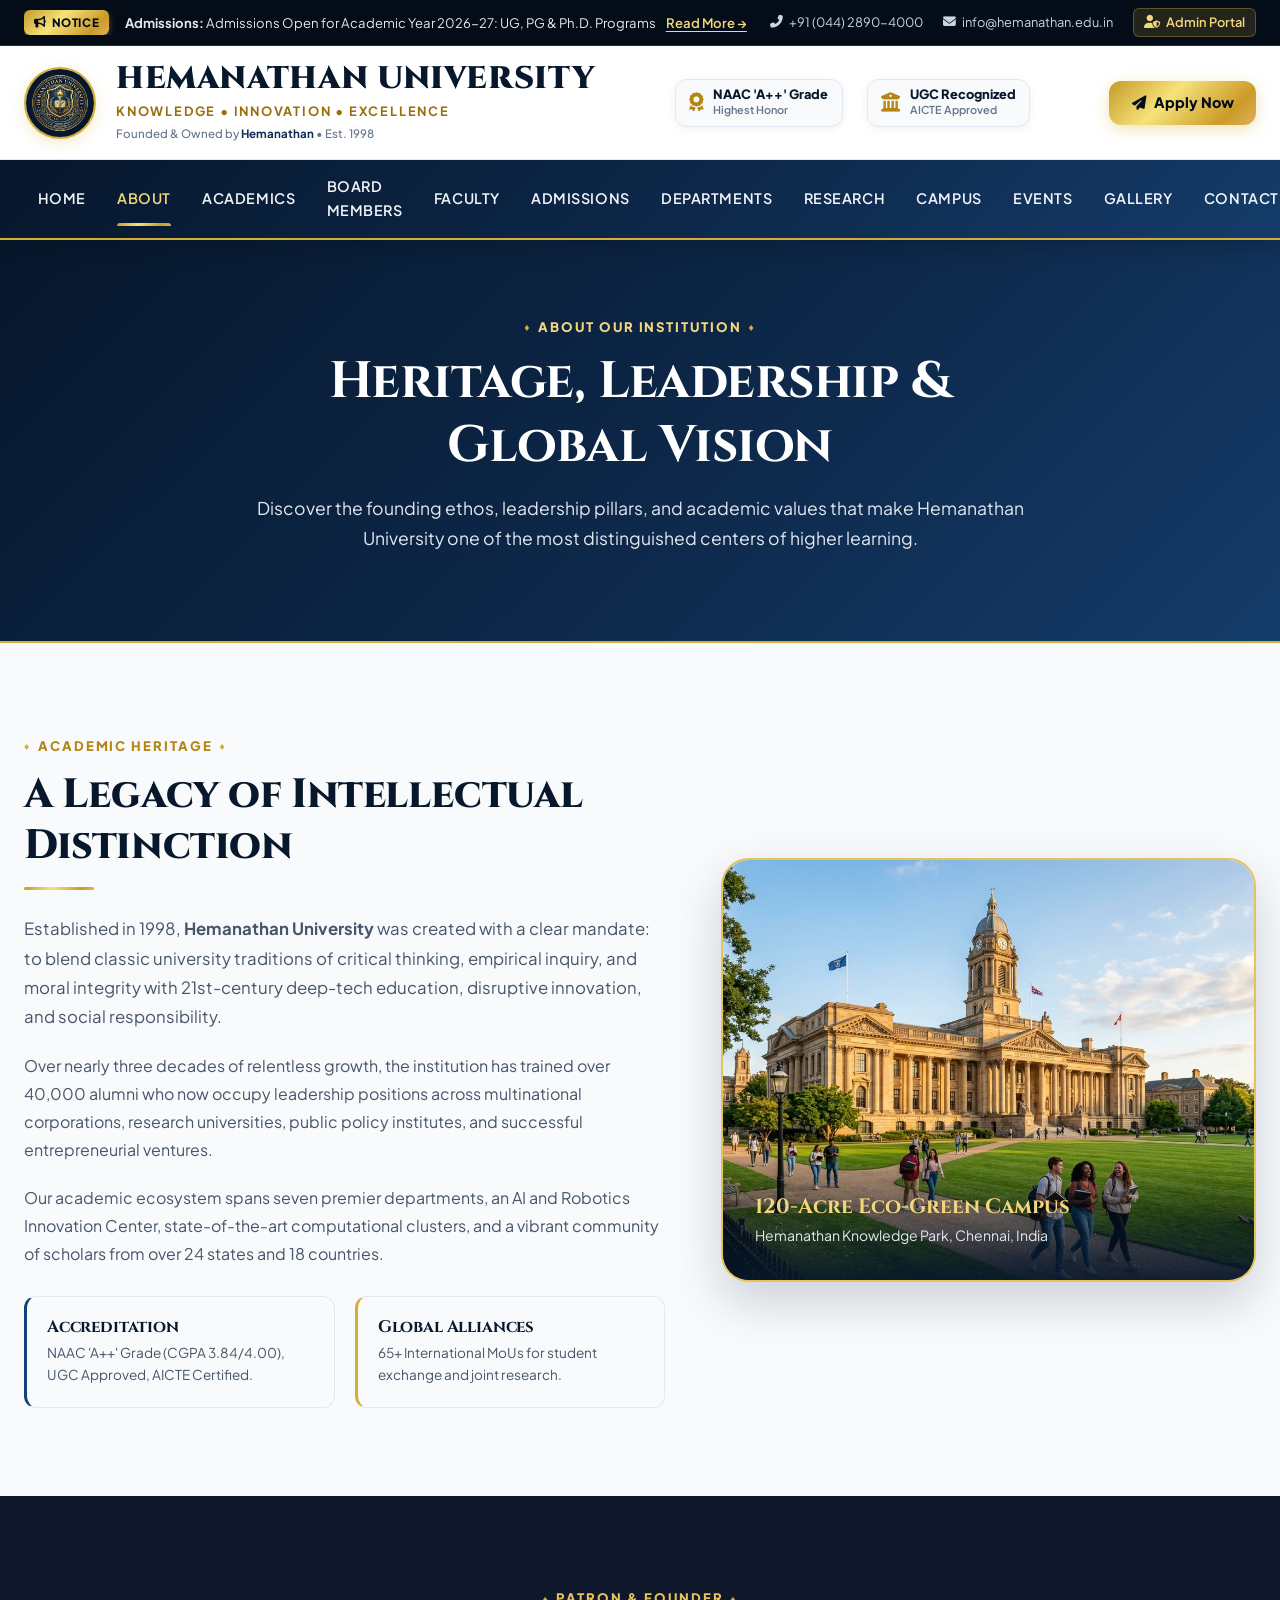
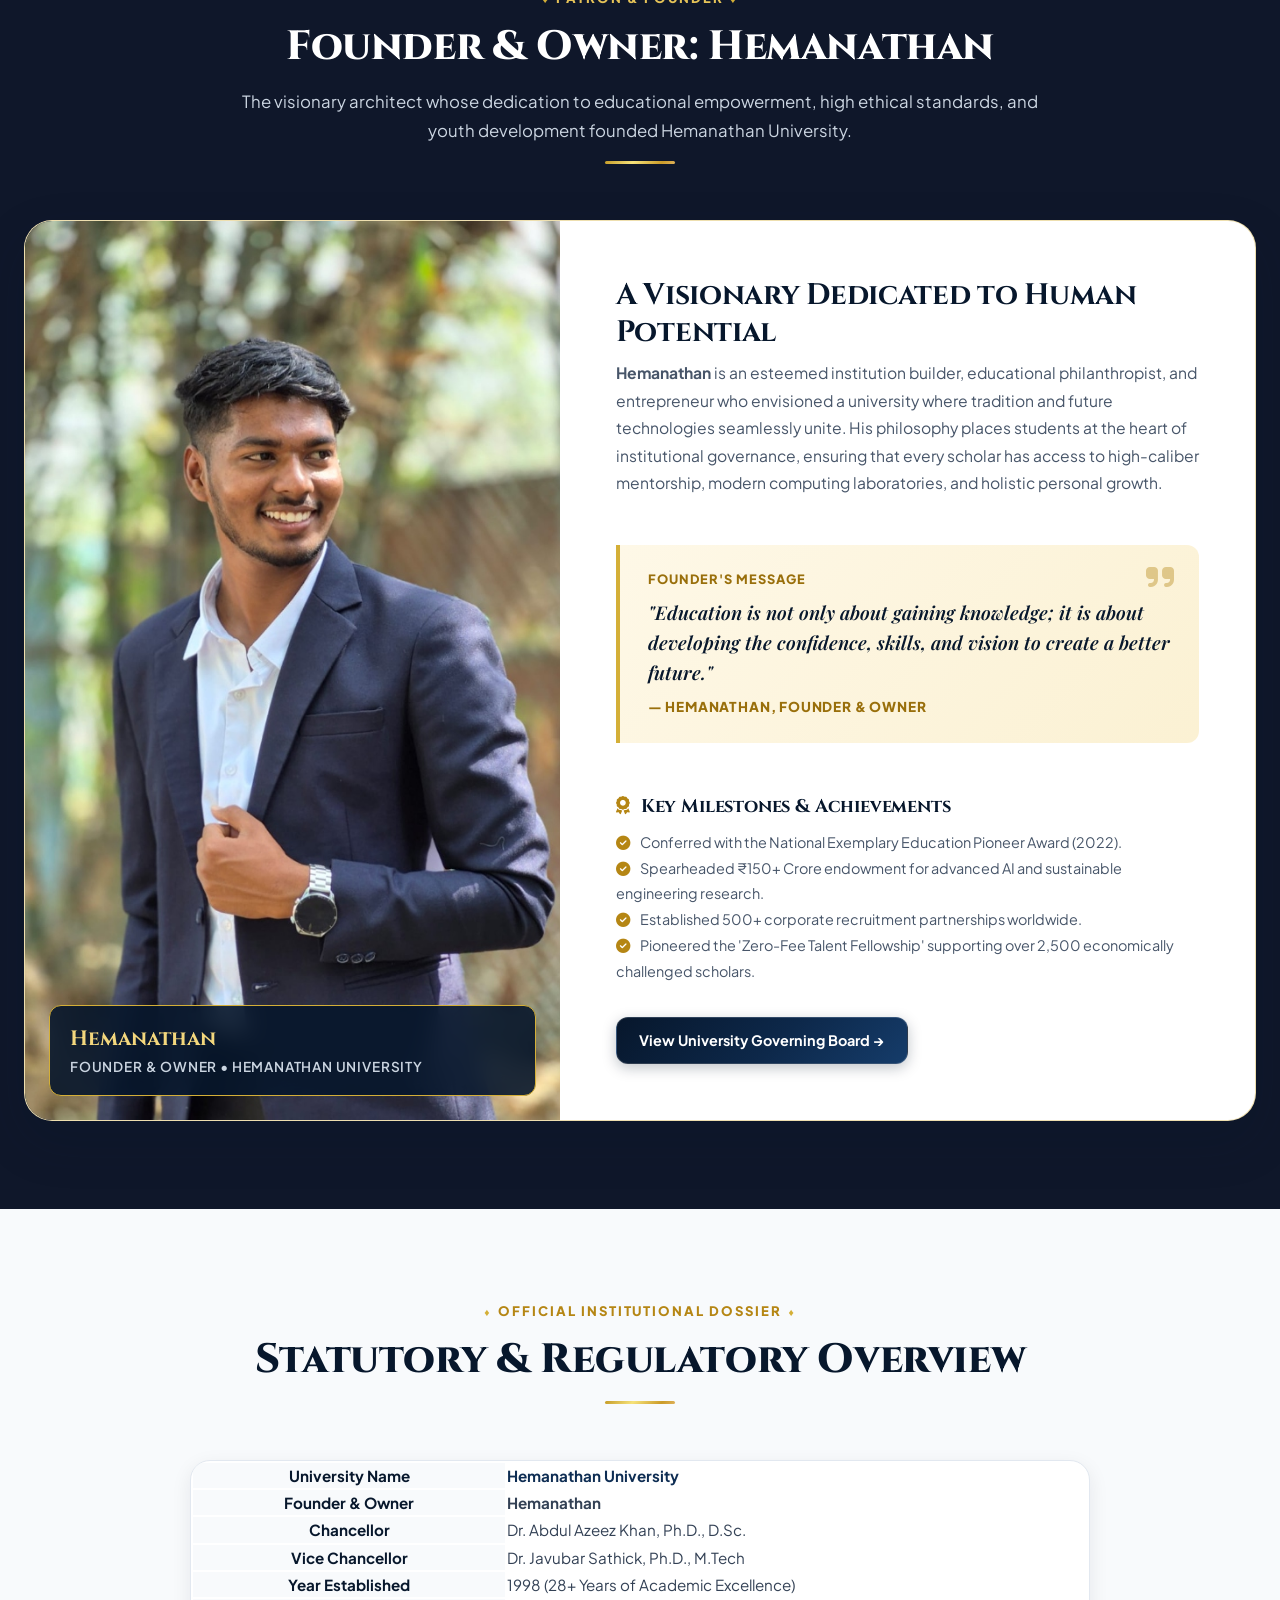
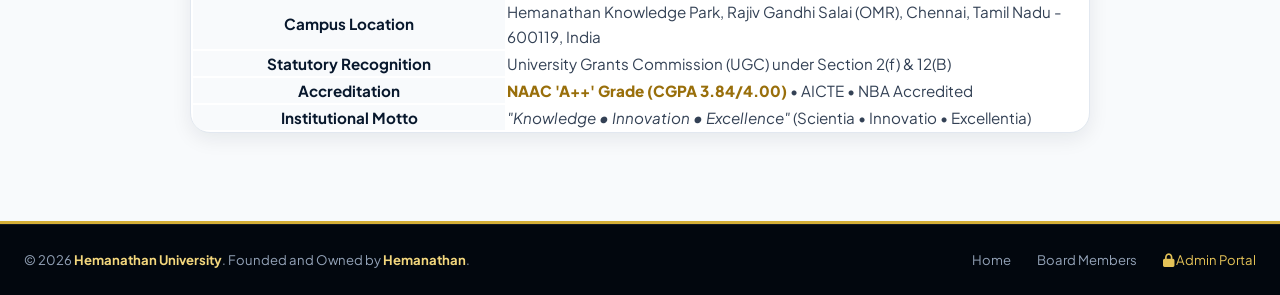
<file: about.html>
<!DOCTYPE html>
<html lang="en">
<head>
  <meta charset="UTF-8">
  <meta name="viewport" content="width=device-width, initial-scale=1.0">
  <title>About Us | Hemanathan University</title>
  <meta name="description" content="Learn about Hemanathan University, its visionary Founder & Owner Hemanathan, our institutional mission, world-class academic legacy, and NAAC A++ accreditation.">
  <link rel="icon" type="image/jpeg" href="assets/images/university_crest.jpg">
  
  <link rel="stylesheet" href="https://cdnjs.cloudflare.com/ajax/libs/font-awesome/6.5.1/css/all.min.css">
  <link rel="stylesheet" href="css/main.css">
</head>
<body>

  <!-- TOP NOTICE BAR -->
  <div class="top-notice-bar">
    <div class="container">
      <div class="top-bar-left">
        <span class="notice-badge"><i class="fas fa-bullhorn"></i> Notice</span>
        <div class="ticker-content" id="announcementTicker">
          <span>Admissions Open for Academic Year 2026-27: UG, PG & Ph.D. Programs</span>
        </div>
      </div>
      <div class="top-bar-right">
        <a href="tel:+914428904000" class="top-bar-link"><i class="fas fa-phone-alt"></i> +91 (044) 2890-4000</a>
        <a href="mailto:info@hemanathan.edu.in" class="top-bar-link"><i class="fas fa-envelope"></i> info@hemanathan.edu.in</a>
        <a href="admin.html" class="top-bar-link admin-btn"><i class="fas fa-user-shield"></i> Admin Portal</a>
      </div>
    </div>
  </div>

  <!-- MAIN HEADER -->
  <header class="main-header">
    <div class="container">
      <a href="index.html" class="brand-wrapper">
        <img src="assets/images/university_crest.jpg" alt="Hemanathan University Crest" class="brand-crest">
        <div class="brand-meta">
          <h1 class="brand-title">Hemanathan University</h1>
          <span class="brand-subtitle">Knowledge • Innovation • Excellence</span>
          <span class="brand-founder-tag">Founded & Owned by <strong>Hemanathan</strong> • Est. 1998</span>
        </div>
      </a>
      <div class="header-accreditations">
        <div class="accreditation-pill">
          <i class="fas fa-award"></i>
          <div class="accreditation-info">
            <span class="acc-title">NAAC 'A++' Grade</span>
            <span class="acc-sub">Highest Honor</span>
          </div>
        </div>
        <div class="accreditation-pill">
          <i class="fas fa-university"></i>
          <div class="accreditation-info">
            <span class="acc-title">UGC Recognized</span>
            <span class="acc-sub">AICTE Approved</span>
          </div>
        </div>
      </div>
      <div class="header-cta-group">
        <a href="admissions.html" class="btn btn-gold"><i class="fas fa-paper-plane"></i> Apply Now</a>
      </div>
    </div>
  </header>

  <!-- NAVBAR -->
  <nav class="navbar">
    <div class="container">
      <button class="mobile-toggle-btn" id="mobileToggle"><i class="fas fa-bars"></i></button>
      <ul class="nav-menu" id="navMenu">
        <li class="nav-item"><a href="index.html" class="nav-link">Home</a></li>
        <li class="nav-item"><a href="about.html" class="nav-link active">About</a></li>
        <li class="nav-item"><a href="academics.html" class="nav-link">Academics</a></li>
        <li class="nav-item"><a href="board.html" class="nav-link">Board Members</a></li>
        <li class="nav-item"><a href="faculty.html" class="nav-link">Faculty</a></li>
        <li class="nav-item"><a href="admissions.html" class="nav-link">Admissions</a></li>
        <li class="nav-item"><a href="departments.html" class="nav-link">Departments</a></li>
        <li class="nav-item"><a href="research.html" class="nav-link">Research</a></li>
        <li class="nav-item"><a href="campus.html" class="nav-link">Campus</a></li>
        <li class="nav-item"><a href="events.html" class="nav-link">Events</a></li>
        <li class="nav-item"><a href="gallery.html" class="nav-link">Gallery</a></li>
        <li class="nav-item"><a href="contact.html" class="nav-link">Contact</a></li>
      </ul>
      <div class="nav-actions">
        <a href="admin.html" class="btn btn-sm btn-outline-gold"><i class="fas fa-cog"></i> Admin Portal</a>
      </div>
    </div>
  </nav>

  <!-- PAGE HERO -->
  <section style="background: var(--navy-gradient); color: var(--white); padding: 4.5rem 0; position: relative; border-bottom: 2px solid var(--gold-500);">
    <div class="container text-center" style="text-align: center; max-width: 850px;">
      <span class="section-tag" style="color: var(--gold-300);">About Our Institution</span>
      <h1 style="color: var(--white); font-size: clamp(2.2rem, 4vw, 3.2rem); margin-bottom: 1rem;">
        Heritage, Leadership & Global Vision
      </h1>
      <p style="color: var(--slate-200); font-size: 1.1rem; line-height: 1.7;">
        Discover the founding ethos, leadership pillars, and academic values that make Hemanathan University one of the most distinguished centers of higher learning.
      </p>
    </div>
  </section>

  <!-- ABOUT THE UNIVERSITY SECTION -->
  <section class="section-padding">
    <div class="container">
      <div style="display: grid; grid-template-columns: 1.2fr 1fr; gap: 3.5rem; align-items: center;">
        <div>
          <span class="section-tag">Academic Heritage</span>
          <h2 class="section-title">A Legacy of Intellectual Distinction</h2>
          <div class="title-underline" style="margin: 0 0 1.5rem 0;"></div>
          <p style="color: var(--slate-600); font-size: 1.05rem; line-height: 1.75; margin-bottom: 1.25rem;">
            Established in 1998, <strong>Hemanathan University</strong> was created with a clear mandate: to blend classic university traditions of critical thinking, empirical inquiry, and moral integrity with 21st-century deep-tech education, disruptive innovation, and social responsibility.
          </p>
          <p style="color: var(--slate-600); line-height: 1.75; margin-bottom: 1.25rem;">
            Over nearly three decades of relentless growth, the institution has trained over 40,000 alumni who now occupy leadership positions across multinational corporations, research universities, public policy institutes, and successful entrepreneurial ventures.
          </p>
          <p style="color: var(--slate-600); line-height: 1.75; margin-bottom: 1.75rem;">
            Our academic ecosystem spans seven premier departments, an AI and Robotics Innovation Center, state-of-the-art computational clusters, and a vibrant community of scholars from over 24 states and 18 countries.
          </p>

          <div style="display: grid; grid-template-columns: repeat(2, 1fr); gap: 1.25rem;">
            <div style="background: var(--slate-50); border: 1px solid var(--slate-200); padding: 1.25rem; border-radius: var(--radius-md); border-left: 3px solid var(--primary-700);">
              <h4 style="color: var(--primary-900); margin-bottom: 0.25rem; font-size: 1.05rem;">Accreditation</h4>
              <p style="color: var(--slate-600); font-size: 0.85rem; margin: 0;">NAAC 'A++' Grade (CGPA 3.84/4.00), UGC Approved, AICTE Certified.</p>
            </div>
            <div style="background: var(--slate-50); border: 1px solid var(--slate-200); padding: 1.25rem; border-radius: var(--radius-md); border-left: 3px solid var(--gold-500);">
              <h4 style="color: var(--primary-900); margin-bottom: 0.25rem; font-size: 1.05rem;">Global Alliances</h4>
              <p style="color: var(--slate-600); font-size: 0.85rem; margin: 0;">65+ International MoUs for student exchange and joint research.</p>
            </div>
          </div>
        </div>

        <div>
          <div style="position: relative; border-radius: var(--radius-xl); overflow: hidden; box-shadow: var(--shadow-xl); border: 2px solid var(--gold-400);">
            <img src="assets/images/campus_hero.jpg" alt="Hemanathan University Campus Quad" style="width: 100%; height: 420px; object-fit: cover;">
            <div style="position: absolute; bottom: 0; left: 0; right: 0; background: linear-gradient(0deg, rgba(7,23,44,0.92) 0%, transparent 100%); padding: 2rem; color: var(--white);">
              <div style="font-family: var(--font-serif); font-size: 1.3rem; font-weight: 700; color: var(--gold-300);">120-Acre Eco-Green Campus</div>
              <div style="font-size: 0.88rem; color: var(--slate-200);">Hemanathan Knowledge Park, Chennai, India</div>
            </div>
          </div>
        </div>
      </div>
    </div>
  </section>

  <!-- HIGHLIGHTED FOUNDER & OWNER SECTION (CRITICAL REQUIREMENT) -->
  <section class="section-padding" id="founder" style="background: var(--slate-900); color: var(--white); position: relative;">
    <div class="container">
      <div class="section-header">
        <span class="section-tag" style="color: var(--gold-400);">Patron & Founder</span>
        <h2 class="section-title" style="color: var(--white);">Founder & Owner: Hemanathan</h2>
        <p class="section-desc" style="color: var(--slate-300);">
          The visionary architect whose dedication to educational empowerment, high ethical standards, and youth development founded Hemanathan University.
        </p>
        <div class="title-underline"></div>
      </div>

      <div class="founder-card" style="border-color: rgba(212, 175, 55, 0.4);">
        <div class="founder-image-wrapper">
          <img src="assets/images/founder_hemanathan.jpg" alt="Hemanathan - Founder & Owner" class="founder-image">
          <div class="founder-image-badge">
            <div class="founder-badge-title">Hemanathan</div>
            <div class="founder-badge-role">Founder & Owner • Hemanathan University</div>
          </div>
        </div>

        <div class="founder-content-wrapper">
          <h3 style="font-family: var(--font-serif); font-size: 1.85rem; color: var(--primary-900); margin-bottom: 0.5rem;">
            A Visionary Dedicated to Human Potential
          </h3>
          <p style="color: var(--slate-600); line-height: 1.75; font-size: 0.98rem; margin-bottom: 1.25rem;">
            <strong>Hemanathan</strong> is an esteemed institution builder, educational philanthropist, and entrepreneur who envisioned a university where tradition and future technologies seamlessly unite. His philosophy places students at the heart of institutional governance, ensuring that every scholar has access to high-caliber mentorship, modern computing laboratories, and holistic personal growth.
          </p>

          <!-- Founder's Message from prompt -->
          <div class="founder-quote-box">
            <i class="fas fa-quote-right quote-icon"></i>
            <div style="font-size: 0.8rem; font-weight: 800; color: var(--gold-700); text-transform: uppercase; letter-spacing: 0.08em; margin-bottom: 0.5rem;">
              Founder's Message
            </div>
            <div class="founder-quote-text">
              "Education is not only about gaining knowledge; it is about developing the confidence, skills, and vision to create a better future."
            </div>
            <div class="founder-quote-author">— Hemanathan, Founder & Owner</div>
          </div>

          <h4 style="font-family: var(--font-serif); font-size: 1.15rem; color: var(--primary-900); margin: 1.5rem 0 0.75rem 0;">
            <i class="fas fa-award" style="color: var(--gold-600); margin-right: 0.4rem;"></i> Key Milestones & Achievements
          </h4>
          <ul style="list-style: none; padding: 0; margin: 0; color: var(--slate-600); font-size: 0.9rem; line-height: 1.8;">
            <li><i class="fas fa-check-circle" style="color: var(--gold-600); margin-right: 0.5rem;"></i> Conferred with the National Exemplary Education Pioneer Award (2022).</li>
            <li><i class="fas fa-check-circle" style="color: var(--gold-600); margin-right: 0.5rem;"></i> Spearheaded ₹150+ Crore endowment for advanced AI and sustainable engineering research.</li>
            <li><i class="fas fa-check-circle" style="color: var(--gold-600); margin-right: 0.5rem;"></i> Established 500+ corporate recruitment partnerships worldwide.</li>
            <li><i class="fas fa-check-circle" style="color: var(--gold-600); margin-right: 0.5rem;"></i> Pioneered the 'Zero-Fee Talent Fellowship' supporting over 2,500 economically challenged scholars.</li>
          </ul>

          <div style="margin-top: 2rem;">
            <a href="board.html" class="btn btn-primary">
              View University Governing Board &rarr;
            </a>
          </div>
        </div>
      </div>
    </div>
  </section>

  <!-- UNIVERSITY STATUTORY DETAILS TABLE -->
  <section class="section-padding">
    <div class="container">
      <div class="section-header">
        <span class="section-tag">Official Institutional Dossier</span>
        <h2 class="section-title">Statutory & Regulatory Overview</h2>
        <div class="title-underline"></div>
      </div>

      <div style="background: var(--white); border-radius: var(--radius-lg); border: 1px solid var(--slate-200); box-shadow: var(--shadow-md); overflow: hidden; max-width: 900px; margin: 0 auto;">
        <table class="admin-table" style="font-size: 0.95rem;">
          <tbody>
            <tr>
              <th style="width: 35%; background: var(--slate-50); color: var(--primary-900); font-weight: 700;">University Name</th>
              <td style="font-weight: 700; color: var(--primary-800);">Hemanathan University</td>
            </tr>
            <tr>
              <th style="background: var(--slate-50); color: var(--primary-900); font-weight: 700;">Founder & Owner</th>
              <td><strong>Hemanathan</strong></td>
            </tr>
            <tr>
              <th style="background: var(--slate-50); color: var(--primary-900); font-weight: 700;">Chancellor</th>
              <td>Dr. Abdul Azeez Khan, Ph.D., D.Sc.</td>
            </tr>
            <tr>
              <th style="background: var(--slate-50); color: var(--primary-900); font-weight: 700;">Vice Chancellor</th>
              <td>Dr. Javubar Sathick, Ph.D., M.Tech</td>
            </tr>
            <tr>
              <th style="background: var(--slate-50); color: var(--primary-900); font-weight: 700;">Year Established</th>
              <td>1998 (28+ Years of Academic Excellence)</td>
            </tr>
            <tr>
              <th style="background: var(--slate-50); color: var(--primary-900); font-weight: 700;">Campus Location</th>
              <td>Hemanathan Knowledge Park, Rajiv Gandhi Salai (OMR), Chennai, Tamil Nadu - 600119, India</td>
            </tr>
            <tr>
              <th style="background: var(--slate-50); color: var(--primary-900); font-weight: 700;">Statutory Recognition</th>
              <td>University Grants Commission (UGC) under Section 2(f) & 12(B)</td>
            </tr>
            <tr>
              <th style="background: var(--slate-50); color: var(--primary-900); font-weight: 700;">Accreditation</th>
              <td><span style="color: var(--gold-700); font-weight: 800;">NAAC 'A++' Grade (CGPA 3.84/4.00)</span> • AICTE • NBA Accredited</td>
            </tr>
            <tr>
              <th style="background: var(--slate-50); color: var(--primary-900); font-weight: 700;">Institutional Motto</th>
              <td><em>"Knowledge • Innovation • Excellence"</em> (Scientia • Innovatio • Excellentia)</td>
            </tr>
          </tbody>
        </table>
      </div>
    </div>
  </section>

  <!-- FOOTER -->
  <footer class="site-footer">
    <div class="footer-bottom">
      <div class="container">
        <div class="footer-legal-copy">
          &copy; 2026 <strong>Hemanathan University</strong>. Founded and Owned by <strong>Hemanathan</strong>.
        </div>
        <div>
          <a href="index.html" style="color: var(--slate-400); margin-right: 1.5rem;">Home</a>
          <a href="board.html" style="color: var(--slate-400); margin-right: 1.5rem;">Board Members</a>
          <a href="admin.html" style="color: var(--gold-400);"><i class="fas fa-lock"></i> Admin Portal</a>
        </div>
      </div>
    </div>
  </footer>

  <script src="js/data.js"></script>
  <script src="js/main.js"></script>
</body>
</html>
</file>
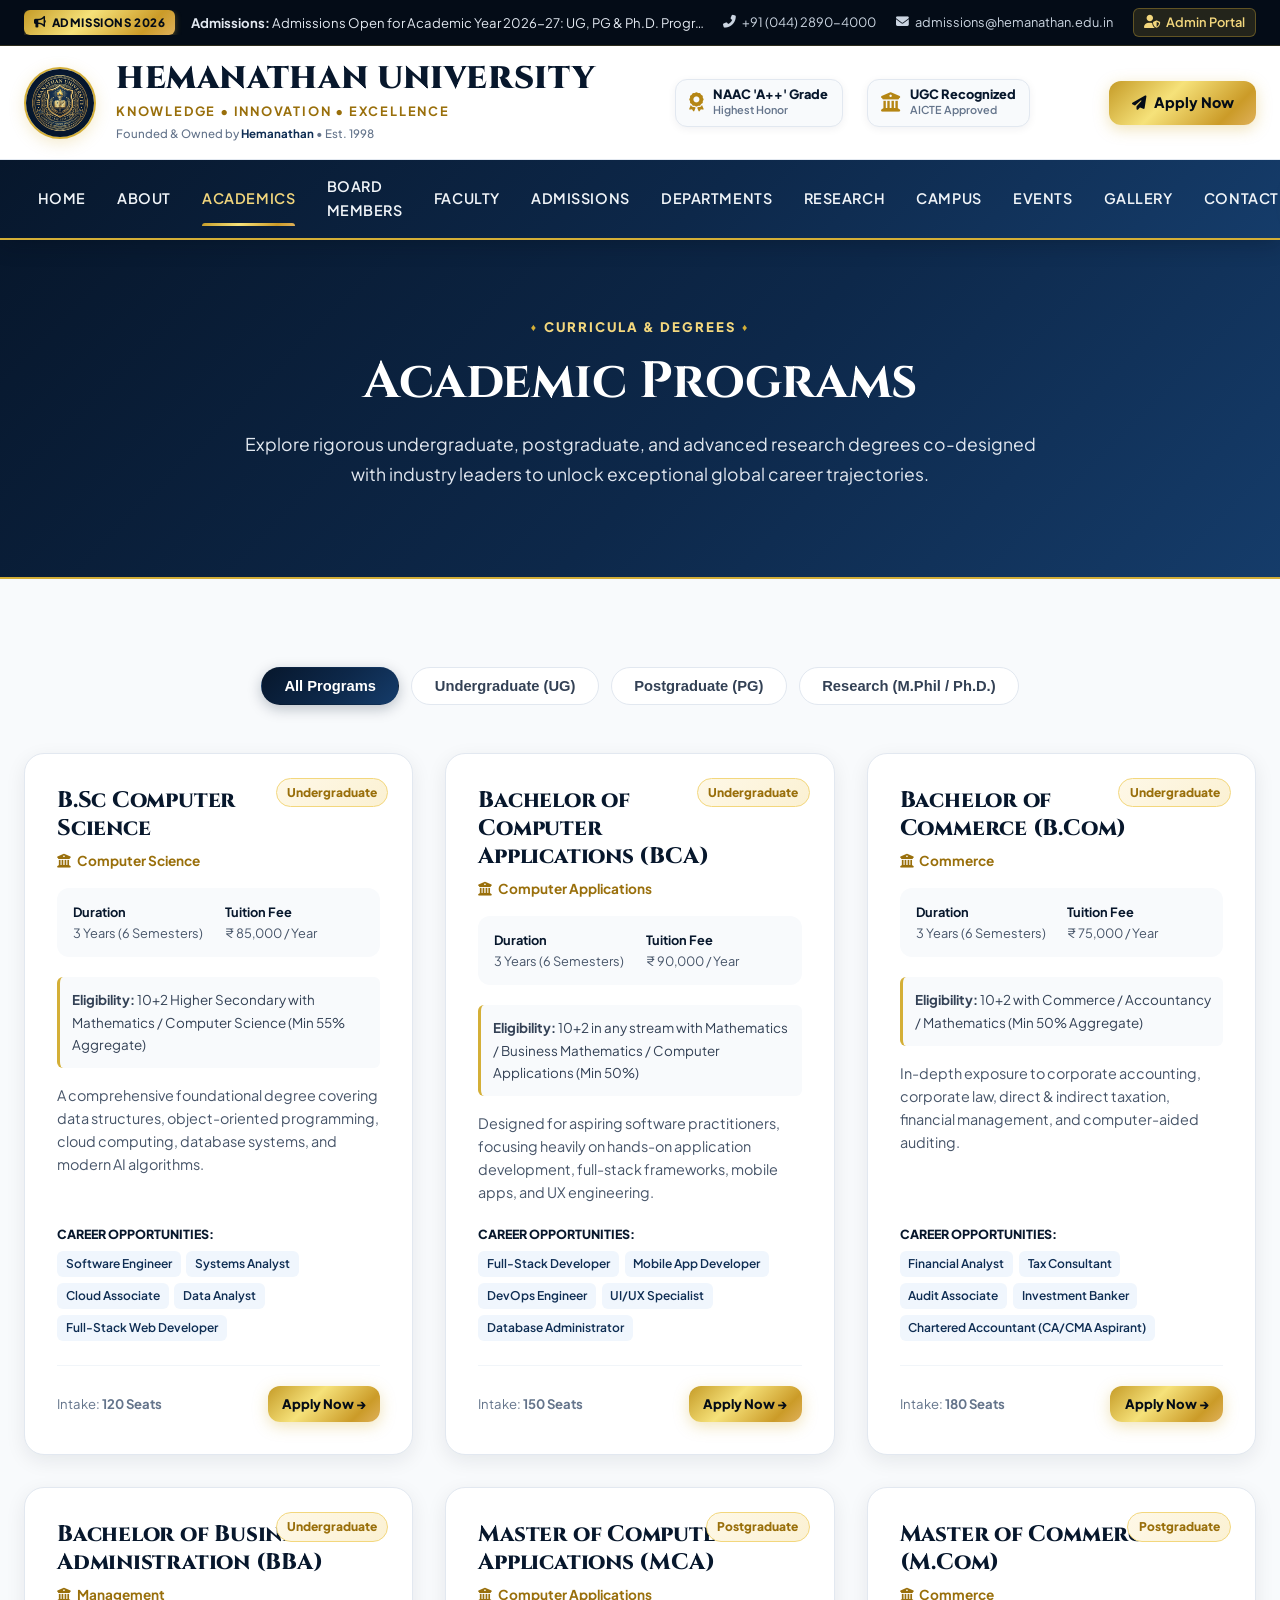
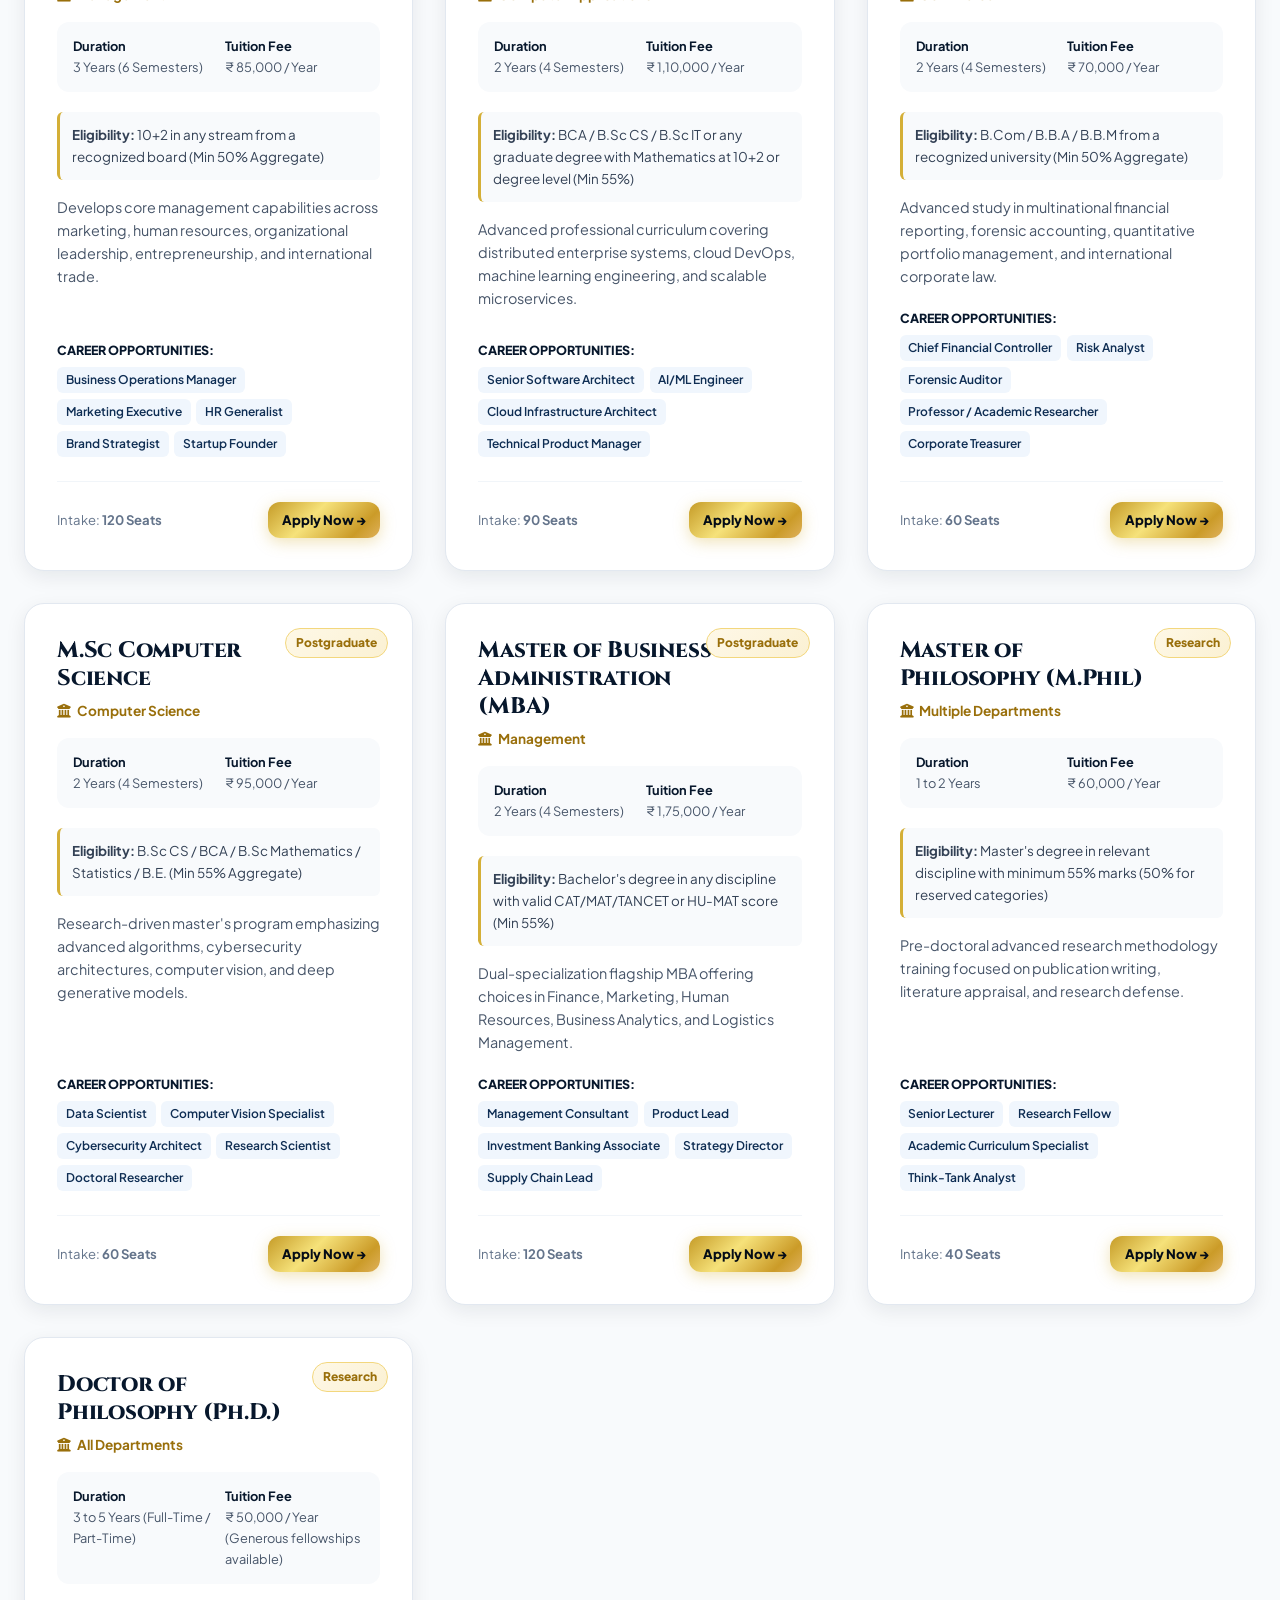
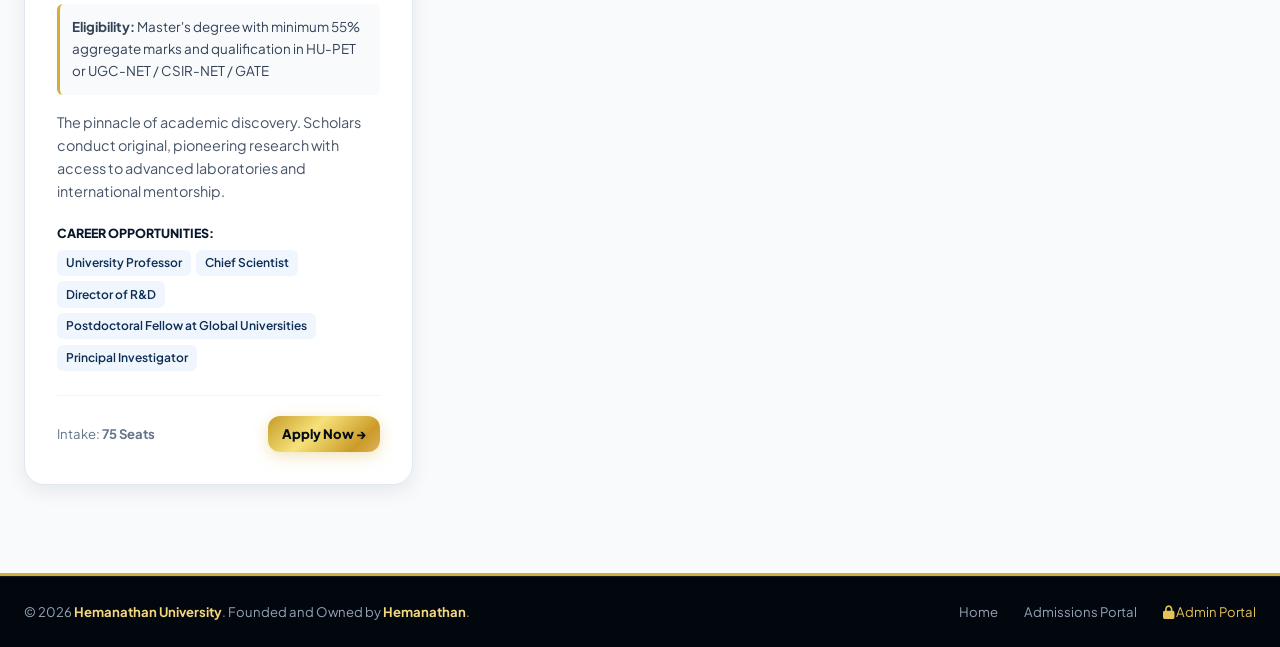
<file: academics.html>
<!DOCTYPE html>
<html lang="en">
<head>
  <meta charset="UTF-8">
  <meta name="viewport" content="width=device-width, initial-scale=1.0">
  <title>Academic Programs | Hemanathan University</title>
  <meta name="description" content="Discover undergraduate, postgraduate, and doctoral research degree programs at Hemanathan University. B.Sc CS, BCA, B.Com, BBA, MCA, MBA, M.Sc, Ph.D.">
  <link rel="icon" type="image/jpeg" href="assets/images/university_crest.jpg">
  
  <link rel="stylesheet" href="https://cdnjs.cloudflare.com/ajax/libs/font-awesome/6.5.1/css/all.min.css">
  <link rel="stylesheet" href="css/main.css">
</head>
<body>

  <!-- TOP NOTICE BAR -->
  <div class="top-notice-bar">
    <div class="container">
      <div class="top-bar-left">
        <span class="notice-badge"><i class="fas fa-bullhorn"></i> Admissions 2026</span>
        <div class="ticker-content" id="announcementTicker">
          <span>Admissions Open for Academic Year 2026-27: UG, PG & Ph.D. Programs</span>
        </div>
      </div>
      <div class="top-bar-right">
        <a href="tel:+914428904000" class="top-bar-link"><i class="fas fa-phone-alt"></i> +91 (044) 2890-4000</a>
        <a href="mailto:admissions@hemanathan.edu.in" class="top-bar-link"><i class="fas fa-envelope"></i> admissions@hemanathan.edu.in</a>
        <a href="admin.html" class="top-bar-link admin-btn"><i class="fas fa-user-shield"></i> Admin Portal</a>
      </div>
    </div>
  </div>

  <!-- MAIN HEADER -->
  <header class="main-header">
    <div class="container">
      <a href="index.html" class="brand-wrapper">
        <img src="assets/images/university_crest.jpg" alt="Hemanathan University Crest" class="brand-crest">
        <div class="brand-meta">
          <h1 class="brand-title">Hemanathan University</h1>
          <span class="brand-subtitle">Knowledge • Innovation • Excellence</span>
          <span class="brand-founder-tag">Founded & Owned by <strong>Hemanathan</strong> • Est. 1998</span>
        </div>
      </a>
      <div class="header-accreditations">
        <div class="accreditation-pill">
          <i class="fas fa-award"></i>
          <div class="accreditation-info">
            <span class="acc-title">NAAC 'A++' Grade</span>
            <span class="acc-sub">Highest Honor</span>
          </div>
        </div>
        <div class="accreditation-pill">
          <i class="fas fa-university"></i>
          <div class="accreditation-info">
            <span class="acc-title">UGC Recognized</span>
            <span class="acc-sub">AICTE Approved</span>
          </div>
        </div>
      </div>
      <div class="header-cta-group">
        <a href="admissions.html" class="btn btn-gold"><i class="fas fa-paper-plane"></i> Apply Now</a>
      </div>
    </div>
  </header>

  <!-- NAVBAR -->
  <nav class="navbar">
    <div class="container">
      <button class="mobile-toggle-btn" id="mobileToggle"><i class="fas fa-bars"></i></button>
      <ul class="nav-menu" id="navMenu">
        <li class="nav-item"><a href="index.html" class="nav-link">Home</a></li>
        <li class="nav-item"><a href="about.html" class="nav-link">About</a></li>
        <li class="nav-item"><a href="academics.html" class="nav-link active">Academics</a></li>
        <li class="nav-item"><a href="board.html" class="nav-link">Board Members</a></li>
        <li class="nav-item"><a href="faculty.html" class="nav-link">Faculty</a></li>
        <li class="nav-item"><a href="admissions.html" class="nav-link">Admissions</a></li>
        <li class="nav-item"><a href="departments.html" class="nav-link">Departments</a></li>
        <li class="nav-item"><a href="research.html" class="nav-link">Research</a></li>
        <li class="nav-item"><a href="campus.html" class="nav-link">Campus</a></li>
        <li class="nav-item"><a href="events.html" class="nav-link">Events</a></li>
        <li class="nav-item"><a href="gallery.html" class="nav-link">Gallery</a></li>
        <li class="nav-item"><a href="contact.html" class="nav-link">Contact</a></li>
      </ul>
      <div class="nav-actions">
        <a href="admissions.html" class="btn btn-sm btn-gold"><i class="fas fa-file-signature"></i> Apply 2026</a>
      </div>
    </div>
  </nav>

  <!-- PAGE HERO -->
  <section style="background: var(--navy-gradient); color: var(--white); padding: 4.5rem 0; position: relative; border-bottom: 2px solid var(--gold-500);">
    <div class="container text-center" style="text-align: center; max-width: 850px;">
      <span class="section-tag" style="color: var(--gold-300);">Curricula & Degrees</span>
      <h1 style="color: var(--white); font-size: clamp(2.2rem, 4vw, 3.2rem); margin-bottom: 1rem;">
        Academic Programs
      </h1>
      <p style="color: var(--slate-200); font-size: 1.1rem; line-height: 1.7;">
        Explore rigorous undergraduate, postgraduate, and advanced research degrees co-designed with industry leaders to unlock exceptional global career trajectories.
      </p>
    </div>
  </section>

  <!-- PROGRAM FILTERS & DIRECTORY -->
  <section class="section-padding">
    <div class="container">
      <!-- Tabs: All, Undergraduate, Postgraduate, Research -->
      <div class="filter-tabs" id="programTabs">
        <button class="tab-btn active" data-level="all">All Programs</button>
        <button class="tab-btn" data-level="Undergraduate">Undergraduate (UG)</button>
        <button class="tab-btn" data-level="Postgraduate">Postgraduate (PG)</button>
        <button class="tab-btn" data-level="Research">Research (M.Phil / Ph.D.)</button>
      </div>

      <div class="cards-grid" id="academicProgramsGrid">
        <!-- Rendered dynamically -->
      </div>
    </div>
  </section>

  <!-- FOOTER -->
  <footer class="site-footer">
    <div class="footer-bottom">
      <div class="container">
        <div class="footer-legal-copy">
          &copy; 2026 <strong>Hemanathan University</strong>. Founded and Owned by <strong>Hemanathan</strong>.
        </div>
        <div>
          <a href="index.html" style="color: var(--slate-400); margin-right: 1.5rem;">Home</a>
          <a href="admissions.html" style="color: var(--slate-400); margin-right: 1.5rem;">Admissions Portal</a>
          <a href="admin.html" style="color: var(--gold-400);"><i class="fas fa-lock"></i> Admin Portal</a>
        </div>
      </div>
    </div>
  </footer>

  <script src="js/data.js"></script>
  <script src="js/main.js"></script>
  <script>
    document.addEventListener('DOMContentLoaded', () => {
      let currentLevel = 'all';
      renderPrograms('academicProgramsGrid', currentLevel);

      const tabs = document.querySelectorAll('#programTabs .tab-btn');
      tabs.forEach(tab => {
        tab.addEventListener('click', () => {
          tabs.forEach(t => t.classList.remove('active'));
          tab.classList.add('active');
          currentLevel = tab.getAttribute('data-level');
          renderPrograms('academicProgramsGrid', currentLevel);
        });
      });
    });
  </script>
</body>
</html>
</file>
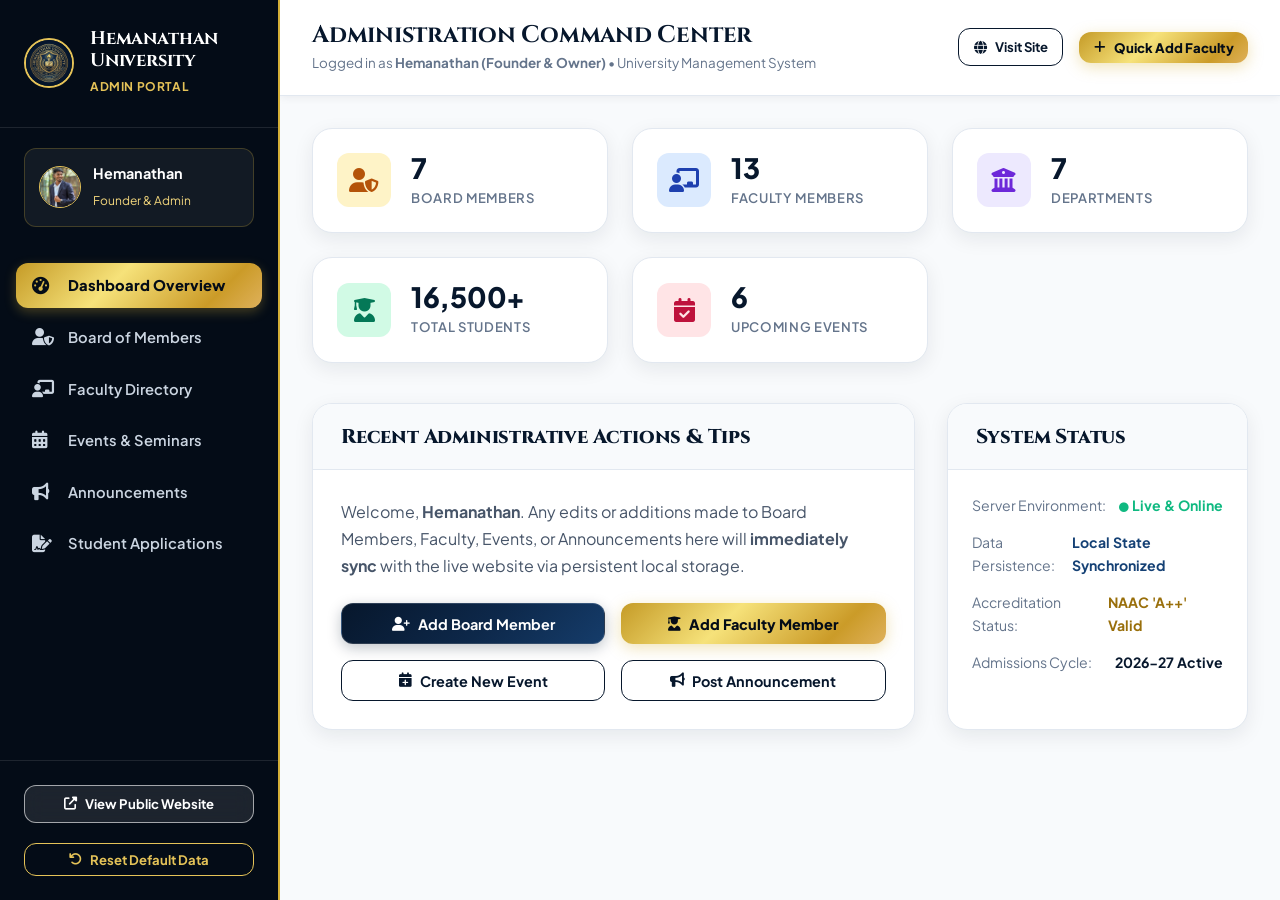
<file: admin.html>
<!DOCTYPE html>
<html lang="en">
<head>
  <meta charset="UTF-8">
  <meta name="viewport" content="width=device-width, initial-scale=1.0">
  <title>Admin Dashboard | Hemanathan University</title>
  <meta name="description" content="Administrative management dashboard for Hemanathan University. Manage Board Members, Faculty, Events, and Announcements.">
  <link rel="icon" type="image/jpeg" href="assets/images/university_crest.jpg">
  
  <link rel="stylesheet" href="https://cdnjs.cloudflare.com/ajax/libs/font-awesome/6.5.1/css/all.min.css">
  <link rel="stylesheet" href="css/main.css">
  <link rel="stylesheet" href="css/admin.css">
</head>
<body>

  <div class="admin-layout">
    
    <!-- ADMIN SIDEBAR -->
    <aside class="admin-sidebar">
      <div class="admin-brand-box">
        <img src="assets/images/university_crest.jpg" alt="University Crest" class="admin-crest-img">
        <div class="admin-brand-text">
          <h2>Hemanathan University</h2>
          <span>Admin Portal</span>
        </div>
      </div>

      <div class="admin-profile-pill">
        <img src="assets/images/founder_hemanathan.jpg" alt="Admin Hemanathan" class="admin-avatar-sm">
        <div class="admin-user-info">
          <strong>Hemanathan</strong>
          <span>Founder & Admin</span>
        </div>
      </div>

      <ul class="admin-nav">
        <li class="admin-nav-item">
          <button class="admin-nav-btn active" data-tab="tab-overview">
            <i class="fas fa-tachometer-alt"></i> Dashboard Overview
          </button>
        </li>
        <li class="admin-nav-item">
          <button class="admin-nav-btn" data-tab="tab-board">
            <i class="fas fa-user-shield"></i> Board of Members
          </button>
        </li>
        <li class="admin-nav-item">
          <button class="admin-nav-btn" data-tab="tab-faculty">
            <i class="fas fa-chalkboard-teacher"></i> Faculty Directory
          </button>
        </li>
        <li class="admin-nav-item">
          <button class="admin-nav-btn" data-tab="tab-events">
            <i class="fas fa-calendar-alt"></i> Events & Seminars
          </button>
        </li>
        <li class="admin-nav-item">
          <button class="admin-nav-btn" data-tab="tab-announcements">
            <i class="fas fa-bullhorn"></i> Announcements
          </button>
        </li>
        <li class="admin-nav-item">
          <button class="admin-nav-btn" data-tab="tab-applications">
            <i class="fas fa-file-signature"></i> Student Applications
          </button>
        </li>
      </ul>

      <div class="admin-sidebar-footer">
        <a href="index.html" class="btn btn-outline-white btn-sm" target="_blank" style="text-align: center;">
          <i class="fas fa-external-link-alt"></i> View Public Website
        </a>
        <button class="btn btn-outline-gold btn-sm" onclick="handleResetAllData()" style="text-align: center; margin-top: 0.5rem;">
          <i class="fas fa-undo"></i> Reset Default Data
        </button>
      </div>
    </aside>

    <!-- ADMIN MAIN CONTENT -->
    <main class="admin-main">
      
      <!-- Top Bar -->
      <header class="admin-topbar">
        <div class="admin-page-title">
          <h1 id="adminCurrentTitle">Administration Command Center</h1>
          <p>Logged in as <strong>Hemanathan (Founder & Owner)</strong> • University Management System</p>
        </div>
        <div style="display: flex; gap: 1rem; align-items: center;">
          <a href="index.html" class="btn btn-outline-navy btn-sm"><i class="fas fa-globe"></i> Visit Site</a>
          <button class="btn btn-gold btn-sm" onclick="openAddFacultyModal()"><i class="fas fa-plus"></i> Quick Add Faculty</button>
        </div>
      </header>

      <!-- Content View Area -->
      <div class="admin-content-area">
        
        <!-- ================= TAB 1: OVERVIEW ================= -->
        <div class="admin-tab-pane" id="tab-overview" style="display: block;">
          
          <!-- Statistics Cards Grid from prompt -->
          <div class="admin-stats-grid">
            
            <div class="admin-stat-card">
              <div class="admin-stat-icon-wrap icon-gold">
                <i class="fas fa-user-shield"></i>
              </div>
              <div class="admin-stat-info">
                <h3 id="statTotalBoard">7</h3>
                <p>Board Members</p>
              </div>
            </div>

            <div class="admin-stat-card">
              <div class="admin-stat-icon-wrap icon-blue">
                <i class="fas fa-chalkboard-teacher"></i>
              </div>
              <div class="admin-stat-info">
                <h3 id="statTotalFaculty">13</h3>
                <p>Faculty Members</p>
              </div>
            </div>

            <div class="admin-stat-card">
              <div class="admin-stat-icon-wrap icon-purple">
                <i class="fas fa-university"></i>
              </div>
              <div class="admin-stat-info">
                <h3 id="statTotalDepts">7</h3>
                <p>Departments</p>
              </div>
            </div>

            <div class="admin-stat-card">
              <div class="admin-stat-icon-wrap icon-green">
                <i class="fas fa-user-graduate"></i>
              </div>
              <div class="admin-stat-info">
                <h3 id="statTotalStudents">16,500+</h3>
                <p>Total Students</p>
              </div>
            </div>

            <div class="admin-stat-card">
              <div class="admin-stat-icon-wrap icon-rose">
                <i class="fas fa-calendar-check"></i>
              </div>
              <div class="admin-stat-info">
                <h3 id="statTotalEvents">6</h3>
                <p>Upcoming Events</p>
              </div>
            </div>

          </div>

          <!-- Quick Action Panels -->
          <div style="display: grid; grid-template-columns: 2fr 1fr; gap: 2rem;">
            
            <div class="mgmt-card">
              <div class="mgmt-card-header">
                <h3 class="mgmt-card-title">Recent Administrative Actions & Tips</h3>
              </div>
              <div style="padding: 1.75rem;">
                <p style="color: var(--slate-600); line-height: 1.7; margin-bottom: 1rem;">
                  Welcome, <strong>Hemanathan</strong>. Any edits or additions made to Board Members, Faculty, Events, or Announcements here will <strong>immediately sync</strong> with the live website via persistent local storage.
                </p>
                <div style="display: grid; grid-template-columns: repeat(2, 1fr); gap: 1rem; margin-top: 1.5rem;">
                  <button class="btn btn-primary" onclick="openAddBoardModal()">
                    <i class="fas fa-user-plus"></i> Add Board Member
                  </button>
                  <button class="btn btn-gold" onclick="openAddFacultyModal()">
                    <i class="fas fa-user-graduate"></i> Add Faculty Member
                  </button>
                  <button class="btn btn-outline-navy" onclick="openAddEventModal()">
                    <i class="fas fa-calendar-plus"></i> Create New Event
                  </button>
                  <button class="btn btn-outline-navy" onclick="openAddAnnouncementModal()">
                    <i class="fas fa-bullhorn"></i> Post Announcement
                  </button>
                </div>
              </div>
            </div>

            <div class="mgmt-card">
              <div class="mgmt-card-header">
                <h3 class="mgmt-card-title">System Status</h3>
              </div>
              <div style="padding: 1.5rem; font-size: 0.88rem;">
                <div style="display: flex; justify-content: space-between; margin-bottom: 0.85rem;">
                  <span style="color: var(--slate-500);">Server Environment:</span>
                  <strong style="color: var(--success);"><i class="fas fa-circle" style="font-size: 0.6rem;"></i> Live & Online</strong>
                </div>
                <div style="display: flex; justify-content: space-between; margin-bottom: 0.85rem;">
                  <span style="color: var(--slate-500);">Data Persistence:</span>
                  <strong style="color: var(--primary-700);">Local State Synchronized</strong>
                </div>
                <div style="display: flex; justify-content: space-between; margin-bottom: 0.85rem;">
                  <span style="color: var(--slate-500);">Accreditation Status:</span>
                  <strong style="color: var(--gold-700);">NAAC 'A++' Valid</strong>
                </div>
                <div style="display: flex; justify-content: space-between;">
                  <span style="color: var(--slate-500);">Admissions Cycle:</span>
                  <strong style="color: var(--primary-900);">2026-27 Active</strong>
                </div>
              </div>
            </div>

          </div>

        </div>

        <!-- ================= TAB 2: BOARD MEMBERS MANAGEMENT ================= -->
        <div class="admin-tab-pane" id="tab-board" style="display: none;">
          <div class="mgmt-card">
            <div class="mgmt-card-header">
              <h3 class="mgmt-card-title">Board of Members Directory</h3>
              <div class="mgmt-card-actions">
                <div class="search-input-wrap">
                  <i class="fas fa-search"></i>
                  <input type="text" placeholder="Filter board members..." oninput="renderAdminBoardTable(this.value)">
                </div>
                <button class="btn btn-gold btn-sm" onclick="openAddBoardModal()">
                  <i class="fas fa-plus"></i> Add Board Member
                </button>
              </div>
            </div>
            
            <div class="table-responsive">
              <table class="admin-table">
                <thead>
                  <tr>
                    <th>Member</th>
                    <th>Position</th>
                    <th>Department / Area</th>
                    <th>Email Contact</th>
                    <th>Actions</th>
                  </tr>
                </thead>
                <tbody id="adminBoardTableBody">
                  <!-- Rendered via JS -->
                </tbody>
              </table>
            </div>
          </div>
        </div>

        <!-- ================= TAB 3: FACULTY MEMBERS MANAGEMENT ================= -->
        <div class="admin-tab-pane" id="tab-faculty" style="display: none;">
          <div class="mgmt-card">
            <div class="mgmt-card-header">
              <h3 class="mgmt-card-title">Faculty Members Directory</h3>
              <div class="mgmt-card-actions">
                <div class="search-input-wrap">
                  <i class="fas fa-search"></i>
                  <input type="text" placeholder="Filter faculty..." oninput="renderAdminFacultyTable(this.value)">
                </div>
                <button class="btn btn-gold btn-sm" onclick="openAddFacultyModal()">
                  <i class="fas fa-plus"></i> Add Faculty Member
                </button>
              </div>
            </div>

            <div class="table-responsive">
              <table class="admin-table">
                <thead>
                  <tr>
                    <th>Faculty Name</th>
                    <th>Designation</th>
                    <th>Department</th>
                    <th>Specialization</th>
                    <th>Experience</th>
                    <th>Actions</th>
                  </tr>
                </thead>
                <tbody id="adminFacultyTableBody">
                  <!-- Rendered via JS -->
                </tbody>
              </table>
            </div>
          </div>
        </div>

        <!-- ================= TAB 4: EVENTS MANAGEMENT ================= -->
        <div class="admin-tab-pane" id="tab-events" style="display: none;">
          <div class="mgmt-card">
            <div class="mgmt-card-header">
              <h3 class="mgmt-card-title">University Events & Conferences</h3>
              <div class="mgmt-card-actions">
                <button class="btn btn-gold btn-sm" onclick="openAddEventModal()">
                  <i class="fas fa-plus"></i> Add Event
                </button>
              </div>
            </div>

            <div class="table-responsive">
              <table class="admin-table">
                <thead>
                  <tr>
                    <th>Event Title</th>
                    <th>Category</th>
                    <th>Date</th>
                    <th>Venue</th>
                    <th>Actions</th>
                  </tr>
                </thead>
                <tbody id="adminEventsTableBody">
                  <!-- Rendered via JS -->
                </tbody>
              </table>
            </div>
          </div>
        </div>

        <!-- ================= TAB 5: ANNOUNCEMENTS MANAGEMENT ================= -->
        <div class="admin-tab-pane" id="tab-announcements" style="display: none;">
          <div class="mgmt-card">
            <div class="mgmt-card-header">
              <h3 class="mgmt-card-title">Announcements & Circulars</h3>
              <div class="mgmt-card-actions">
                <button class="btn btn-gold btn-sm" onclick="openAddAnnouncementModal()">
                  <i class="fas fa-plus"></i> Create Announcement
                </button>
              </div>
            </div>

            <div class="table-responsive">
              <table class="admin-table">
                <thead>
                  <tr>
                    <th>Headline</th>
                    <th>Category</th>
                    <th>Priority</th>
                    <th>Date</th>
                    <th>Actions</th>
                  </tr>
                </thead>
                <tbody id="adminAnnouncementsTableBody">
                  <!-- Rendered via JS -->
                </tbody>
              </table>
            </div>
          </div>
        </div>

        <!-- ================= TAB 6: APPLICATIONS REVIEW ================= -->
        <div class="admin-tab-pane" id="tab-applications" style="display: none;">
          <div class="mgmt-card">
            <div class="mgmt-card-header">
              <h3 class="mgmt-card-title">Submitted Student Applications</h3>
              <span style="font-size: 0.85rem; color: var(--slate-500);">Direct feed from online admissions</span>
            </div>

            <div class="table-responsive">
              <table class="admin-table">
                <thead>
                  <tr>
                    <th>Application ID</th>
                    <th>Applicant Name</th>
                    <th>Program</th>
                    <th>Contact Info</th>
                    <th>Score / %</th>
                    <th>Status</th>
                  </tr>
                </thead>
                <tbody id="adminAppsTableBody">
                  <!-- Rendered via JS -->
                </tbody>
              </table>
            </div>
          </div>
        </div>

      </div>
    </main>

  </div>

  <!-- ADMIN EDIT/ADD MEMBER MODAL (FOR BOARD & FACULTY) -->
  <div class="admin-modal-overlay" id="adminMemberModal">
    <div class="admin-modal-card">
      <div class="admin-modal-header">
        <h3 id="adminMemberModalTitle">Add / Edit Member</h3>
        <button class="modal-close-btn" style="position: static; color: var(--white); background: rgba(255,255,255,0.2);" onclick="closeAdminModal('adminMemberModal')">&times;</button>
      </div>
      <form id="adminMemberForm" onsubmit="handleAdminMemberFormSubmit(event)">
        <input type="hidden" id="mId">
        <div class="admin-modal-body">
          <div class="form-grid-2">
            <div class="form-group">
              <label class="form-label" for="mName">Full Name *</label>
              <input type="text" id="mName" class="form-control" placeholder="e.g. Dr. Priya Sharma" required>
            </div>
            <div class="form-group">
              <label class="form-label" for="mPosition">Position / Designation *</label>
              <input type="text" id="mPosition" class="form-control" placeholder="e.g. Vice Chancellor / Professor" required>
            </div>
          </div>

          <div class="form-grid-2">
            <div class="form-group">
              <label class="form-label" for="mDepartment">Department / Governance Area *</label>
              <input type="text" id="mDepartment" class="form-control" placeholder="e.g. Computer Science" required>
            </div>
            <div class="form-group">
              <label class="form-label" for="mQualification">Qualification</label>
              <input type="text" id="mQualification" class="form-control" placeholder="e.g. Ph.D., M.Tech">
            </div>
          </div>

          <div class="form-group" id="mSpecializationGroup">
            <label class="form-label" for="mSpecialization">Specialization / Research Domain</label>
            <input type="text" id="mSpecialization" class="form-control" placeholder="e.g. Machine Learning & Neural Networks">
          </div>

          <div class="form-grid-2">
            <div class="form-group">
              <label class="form-label" for="mExperience">Experience</label>
              <input type="text" id="mExperience" class="form-control" placeholder="e.g. 15 Years">
            </div>
            <div class="form-group">
              <label class="form-label" for="mEmail">Email Address</label>
              <input type="email" id="mEmail" class="form-control" placeholder="name@hemanathan.edu.in">
            </div>
          </div>

          <div class="form-group">
            <label class="form-label" for="mPhoto">Photo URL / File Path</label>
            <input type="text" id="mPhoto" class="form-control" placeholder="assets/images/university_crest.jpg">
          </div>

          <div class="form-group">
            <label class="form-label" for="mBio">Biography</label>
            <textarea id="mBio" class="form-control" placeholder="Brief biography of the member..."></textarea>
          </div>
        </div>

        <div class="admin-modal-footer">
          <button type="button" class="btn btn-outline-navy btn-sm" onclick="closeAdminModal('adminMemberModal')">Cancel</button>
          <button type="submit" class="btn btn-gold btn-sm"><i class="fas fa-save"></i> Save Member</button>
        </div>
      </form>
    </div>
  </div>

  <!-- ADMIN EDIT/ADD EVENT MODAL -->
  <div class="admin-modal-overlay" id="adminEventModal">
    <div class="admin-modal-card">
      <div class="admin-modal-header">
        <h3>Add / Edit Event</h3>
        <button class="modal-close-btn" style="position: static; color: var(--white); background: rgba(255,255,255,0.2);" onclick="closeAdminModal('adminEventModal')">&times;</button>
      </div>
      <form id="adminEventForm" onsubmit="handleAdminEventSubmit(event)">
        <input type="hidden" id="eId">
        <div class="admin-modal-body">
          <div class="form-group">
            <label class="form-label" for="eTitle">Event Title *</label>
            <input type="text" id="eTitle" class="form-control" placeholder="e.g. Annual Convocation 2026" required>
          </div>

          <div class="form-grid-2">
            <div class="form-group">
              <label class="form-label" for="eCategory">Category *</label>
              <select id="eCategory" class="form-control" required>
                <option value="Graduation">Graduation Ceremony</option>
                <option value="Conferences">Conferences</option>
                <option value="Workshops">Workshops</option>
                <option value="Cultural">Cultural Events</option>
                <option value="Sports">Sports</option>
                <option value="Seminars">Seminars</option>
              </select>
            </div>
            <div class="form-group">
              <label class="form-label" for="eDate">Event Date *</label>
              <input type="date" id="eDate" class="form-control" required>
            </div>
          </div>

          <div class="form-grid-2">
            <div class="form-group">
              <label class="form-label" for="eTime">Time</label>
              <input type="text" id="eTime" class="form-control" placeholder="e.g. 10:00 AM - 1:00 PM">
            </div>
            <div class="form-group">
              <label class="form-label" for="eVenue">Venue *</label>
              <input type="text" id="eVenue" class="form-control" placeholder="e.g. Grand Auditorium" required>
            </div>
          </div>

          <div class="form-group">
            <label class="form-label" for="eSpeaker">Chief Guest / Speaker</label>
            <input type="text" id="eSpeaker" class="form-control" placeholder="e.g. Hon. Minister of Education">
          </div>

          <div class="form-group">
            <label class="form-label" for="eDesc">Description</label>
            <textarea id="eDesc" class="form-control" placeholder="Event description..."></textarea>
          </div>
        </div>

        <div class="admin-modal-footer">
          <button type="button" class="btn btn-outline-navy btn-sm" onclick="closeAdminModal('adminEventModal')">Cancel</button>
          <button type="submit" class="btn btn-gold btn-sm"><i class="fas fa-save"></i> Save Event</button>
        </div>
      </form>
    </div>
  </div>

  <!-- ADMIN EDIT/ADD ANNOUNCEMENT MODAL -->
  <div class="admin-modal-overlay" id="adminAnnModal">
    <div class="admin-modal-card">
      <div class="admin-modal-header">
        <h3>Create / Edit Announcement</h3>
        <button class="modal-close-btn" style="position: static; color: var(--white); background: rgba(255,255,255,0.2);" onclick="closeAdminModal('adminAnnModal')">&times;</button>
      </div>
      <form id="adminAnnForm" onsubmit="handleAdminAnnSubmit(event)">
        <input type="hidden" id="aId">
        <div class="admin-modal-body">
          <div class="form-group">
            <label class="form-label" for="aTitle">Announcement Title *</label>
            <input type="text" id="aTitle" class="form-control" placeholder="e.g. Admissions Open 2026-27" required>
          </div>

          <div class="form-grid-3">
            <div class="form-group">
              <label class="form-label" for="aCategory">Category</label>
              <input type="text" id="aCategory" class="form-control" placeholder="Admissions / Accreditations" value="Admissions">
            </div>
            <div class="form-group">
              <label class="form-label" for="aPriority">Priority</label>
              <select id="aPriority" class="form-control">
                <option value="Normal">Normal</option>
                <option value="High">High</option>
              </select>
            </div>
            <div class="form-group">
              <label class="form-label" for="aDate">Date</label>
              <input type="date" id="aDate" class="form-control">
            </div>
          </div>

          <div class="form-group">
            <label class="form-label" for="aSummary">Summary</label>
            <textarea id="aSummary" class="form-control" placeholder="Detailed text of announcement..."></textarea>
          </div>

          <div class="form-group">
            <label class="form-label" for="aLink">Redirect Link</label>
            <input type="text" id="aLink" class="form-control" placeholder="admissions.html" value="admissions.html">
          </div>
        </div>

        <div class="admin-modal-footer">
          <button type="button" class="btn btn-outline-navy btn-sm" onclick="closeAdminModal('adminAnnModal')">Cancel</button>
          <button type="submit" class="btn btn-gold btn-sm"><i class="fas fa-bullhorn"></i> Publish</button>
        </div>
      </form>
    </div>
  </div>

  <!-- Shared Member Profile Modal for previewing -->
  <div class="member-modal-overlay" id="memberModalOverlay">
    <div class="member-modal-card">
      <button class="modal-close-btn" id="modalCloseBtn" aria-label="Close Profile Modal">&times;</button>
      <div class="modal-header-hero">
        <img src="assets/images/university_crest.jpg" alt="Member Photo" class="modal-avatar-lg" id="modalMemberPhoto">
        <div class="modal-title-info">
          <h2 class="modal-member-name" id="modalMemberName">Member Name</h2>
          <div class="modal-member-pos" id="modalMemberRole">Position</div>
          <div class="modal-member-dept" id="modalMemberDept">Department</div>
        </div>
      </div>
      <div class="modal-body-content">
        <div class="modal-meta-grid">
          <div class="modal-meta-box"><strong>Qualification</strong><span id="modalMemberQual">Ph.D.</span></div>
          <div class="modal-meta-box"><strong>Experience</strong><span id="modalMemberExp">15+ Years</span></div>
          <div class="modal-meta-box"><strong>Specialization</strong><span id="modalMemberSpec">Domain</span></div>
          <div class="modal-meta-box"><strong>Official Email</strong><a href="#" id="modalMemberEmail">email@hemanathan.edu.in</a></div>
        </div>
        <div>
          <h4 class="modal-section-title"><i class="fas fa-user-circle"></i> Biography</h4>
          <p id="modalMemberBio" style="color: var(--slate-600); line-height: 1.7;"></p>
        </div>
      </div>
    </div>
  </div>

  <!-- Scripts -->
  <script src="js/data.js"></script>
  <script src="js/main.js"></script>
  <script src="js/admin.js"></script>
</body>
</html>
</file>
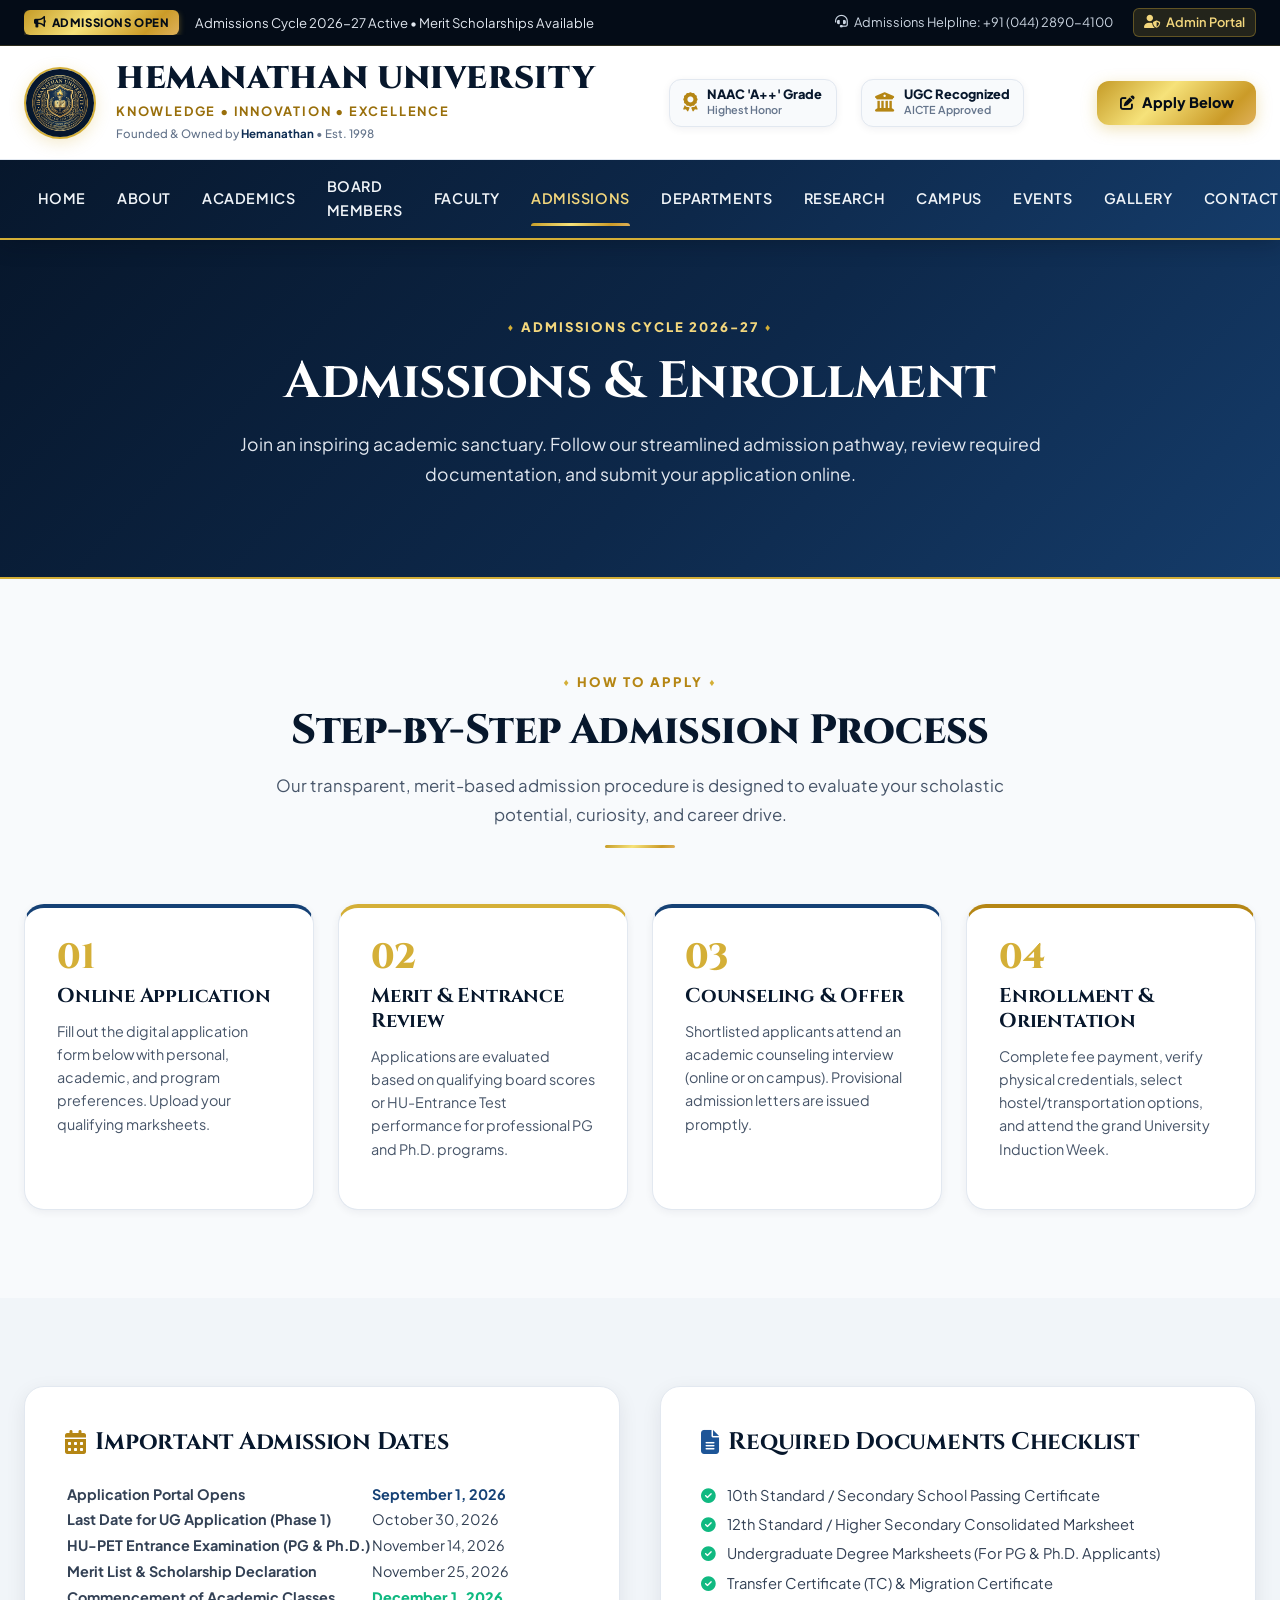
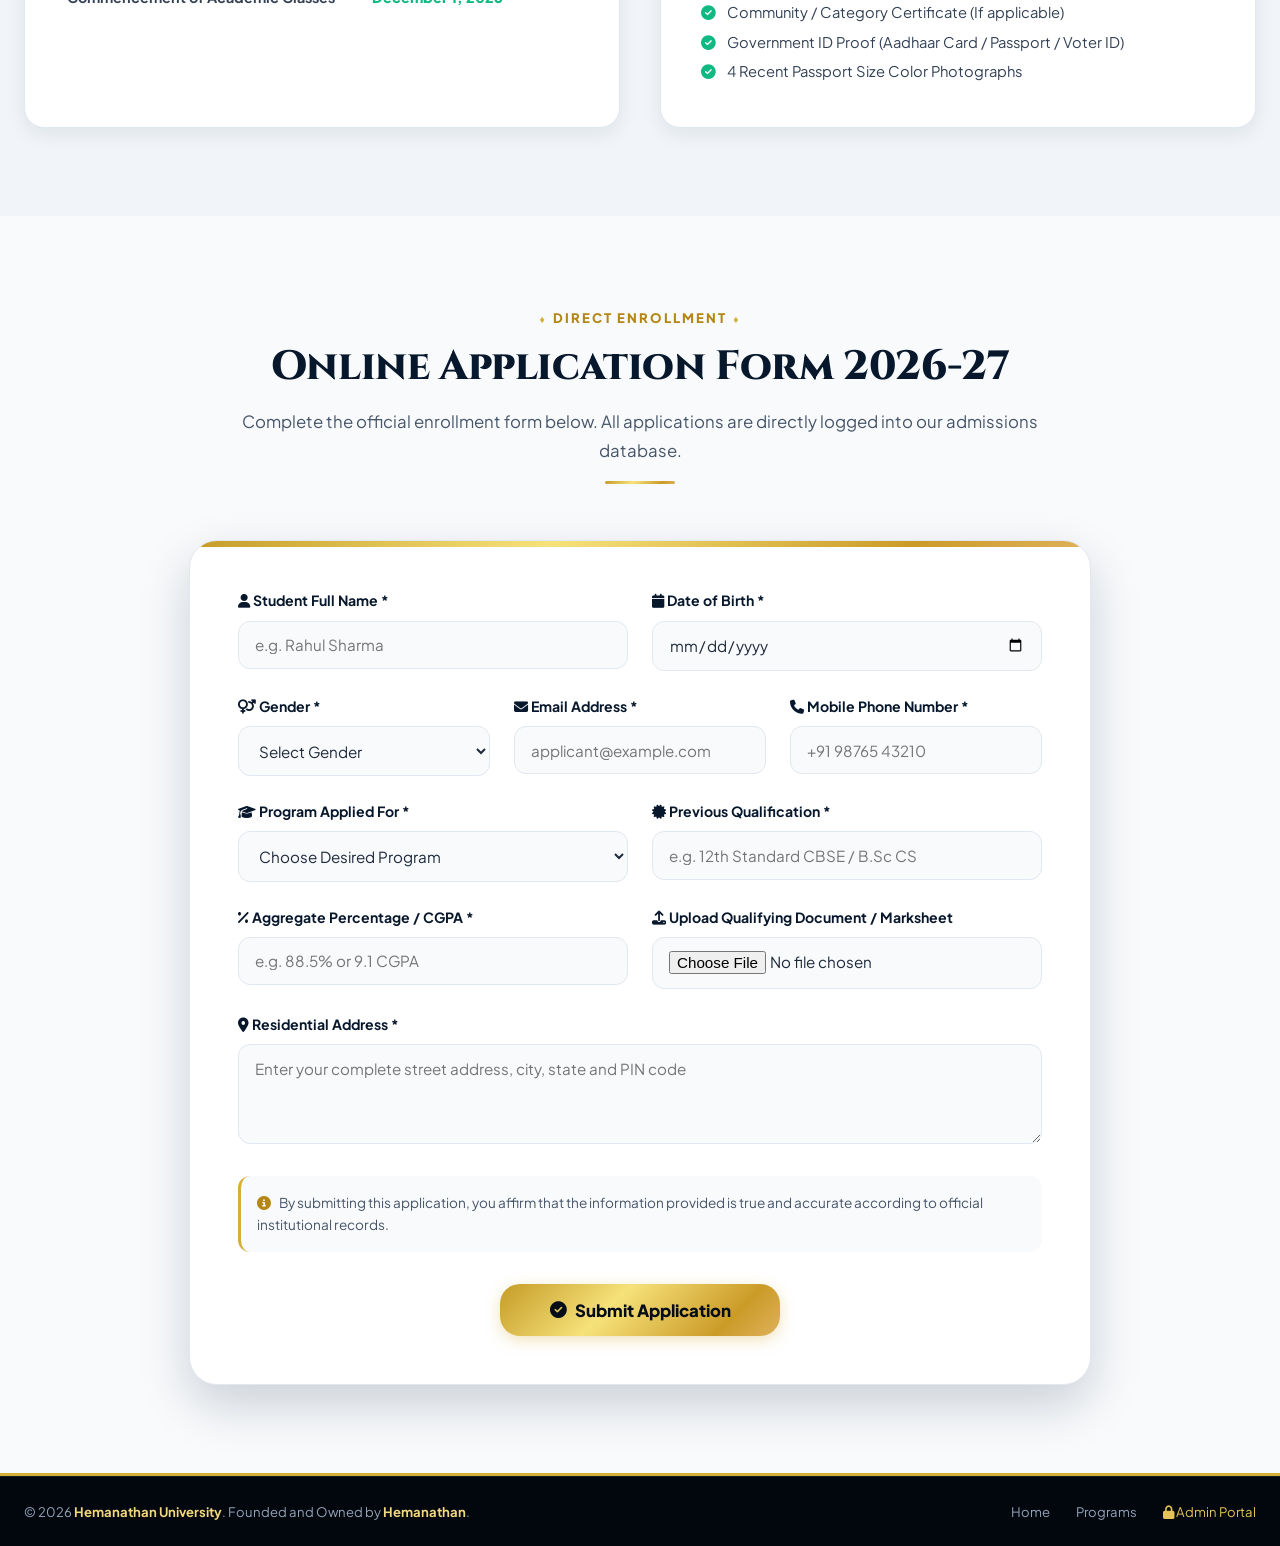
<file: admissions.html>
<!DOCTYPE html>
<html lang="en">
<head>
  <meta charset="UTF-8">
  <meta name="viewport" content="width=device-width, initial-scale=1.0">
  <title>Admissions 2026-27 | Hemanathan University</title>
  <meta name="description" content="Apply online for admissions to Hemanathan University. Check eligibility, step-by-step admission process, fee structures, required documents, and fill out the online application form.">
  <link rel="icon" type="image/jpeg" href="assets/images/university_crest.jpg">
  
  <link rel="stylesheet" href="https://cdnjs.cloudflare.com/ajax/libs/font-awesome/6.5.1/css/all.min.css">
  <link rel="stylesheet" href="css/main.css">
</head>
<body>

  <!-- TOP NOTICE BAR -->
  <div class="top-notice-bar">
    <div class="container">
      <div class="top-bar-left">
        <span class="notice-badge"><i class="fas fa-bullhorn"></i> Admissions Open</span>
        <div class="ticker-content">
          <span>Admissions Cycle 2026-27 Active • Merit Scholarships Available</span>
        </div>
      </div>
      <div class="top-bar-right">
        <a href="tel:+914428904100" class="top-bar-link"><i class="fas fa-headset"></i> Admissions Helpline: +91 (044) 2890-4100</a>
        <a href="admin.html" class="top-bar-link admin-btn"><i class="fas fa-user-shield"></i> Admin Portal</a>
      </div>
    </div>
  </div>

  <!-- MAIN HEADER -->
  <header class="main-header">
    <div class="container">
      <a href="index.html" class="brand-wrapper">
        <img src="assets/images/university_crest.jpg" alt="Hemanathan University Crest" class="brand-crest">
        <div class="brand-meta">
          <h1 class="brand-title">Hemanathan University</h1>
          <span class="brand-subtitle">Knowledge • Innovation • Excellence</span>
          <span class="brand-founder-tag">Founded & Owned by <strong>Hemanathan</strong> • Est. 1998</span>
        </div>
      </a>
      <div class="header-accreditations">
        <div class="accreditation-pill">
          <i class="fas fa-award"></i>
          <div class="accreditation-info">
            <span class="acc-title">NAAC 'A++' Grade</span>
            <span class="acc-sub">Highest Honor</span>
          </div>
        </div>
        <div class="accreditation-pill">
          <i class="fas fa-university"></i>
          <div class="accreditation-info">
            <span class="acc-title">UGC Recognized</span>
            <span class="acc-sub">AICTE Approved</span>
          </div>
        </div>
      </div>
      <div class="header-cta-group">
        <a href="#applyForm" class="btn btn-gold"><i class="fas fa-edit"></i> Apply Below</a>
      </div>
    </div>
  </header>

  <!-- NAVBAR -->
  <nav class="navbar">
    <div class="container">
      <button class="mobile-toggle-btn" id="mobileToggle"><i class="fas fa-bars"></i></button>
      <ul class="nav-menu" id="navMenu">
        <li class="nav-item"><a href="index.html" class="nav-link">Home</a></li>
        <li class="nav-item"><a href="about.html" class="nav-link">About</a></li>
        <li class="nav-item"><a href="academics.html" class="nav-link">Academics</a></li>
        <li class="nav-item"><a href="board.html" class="nav-link">Board Members</a></li>
        <li class="nav-item"><a href="faculty.html" class="nav-link">Faculty</a></li>
        <li class="nav-item"><a href="admissions.html" class="nav-link active">Admissions</a></li>
        <li class="nav-item"><a href="departments.html" class="nav-link">Departments</a></li>
        <li class="nav-item"><a href="research.html" class="nav-link">Research</a></li>
        <li class="nav-item"><a href="campus.html" class="nav-link">Campus</a></li>
        <li class="nav-item"><a href="events.html" class="nav-link">Events</a></li>
        <li class="nav-item"><a href="gallery.html" class="nav-link">Gallery</a></li>
        <li class="nav-item"><a href="contact.html" class="nav-link">Contact</a></li>
      </ul>
      <div class="nav-actions">
        <a href="admin.html" class="btn btn-sm btn-outline-gold"><i class="fas fa-inbox"></i> Review Apps</a>
      </div>
    </div>
  </nav>

  <!-- PAGE HERO -->
  <section style="background: var(--navy-gradient); color: var(--white); padding: 4.5rem 0; position: relative; border-bottom: 2px solid var(--gold-500);">
    <div class="container text-center" style="text-align: center; max-width: 850px;">
      <span class="section-tag" style="color: var(--gold-300);">Admissions Cycle 2026-27</span>
      <h1 style="color: var(--white); font-size: clamp(2.2rem, 4vw, 3.2rem); margin-bottom: 1rem;">
        Admissions & Enrollment
      </h1>
      <p style="color: var(--slate-200); font-size: 1.1rem; line-height: 1.7;">
        Join an inspiring academic sanctuary. Follow our streamlined admission pathway, review required documentation, and submit your application online.
      </p>
    </div>
  </section>

  <!-- ADMISSION PROCESS (4 STEPS) -->
  <section class="section-padding">
    <div class="container">
      <div class="section-header">
        <span class="section-tag">How To Apply</span>
        <h2 class="section-title">Step-by-Step Admission Process</h2>
        <p class="section-desc">
          Our transparent, merit-based admission procedure is designed to evaluate your scholastic potential, curiosity, and career drive.
        </p>
        <div class="title-underline"></div>
      </div>

      <div style="display: grid; grid-template-columns: repeat(auto-fit, minmax(260px, 1fr)); gap: 1.5rem;">
        <div style="background: var(--white); border-radius: var(--radius-lg); padding: 2rem; border: 1px solid var(--slate-200); box-shadow: var(--shadow-sm); position: relative; border-top: 4px solid var(--primary-700);">
          <div style="font-family: var(--font-serif); font-size: 2.2rem; font-weight: 800; color: var(--gold-500); line-height: 1; margin-bottom: 0.5rem;">01</div>
          <h3 style="font-size: 1.25rem; color: var(--primary-900); margin-bottom: 0.75rem;">Online Application</h3>
          <p style="color: var(--slate-600); font-size: 0.9rem; line-height: 1.6;">
            Fill out the digital application form below with personal, academic, and program preferences. Upload your qualifying marksheets.
          </p>
        </div>

        <div style="background: var(--white); border-radius: var(--radius-lg); padding: 2rem; border: 1px solid var(--slate-200); box-shadow: var(--shadow-sm); position: relative; border-top: 4px solid var(--gold-500);">
          <div style="font-family: var(--font-serif); font-size: 2.2rem; font-weight: 800; color: var(--gold-500); line-height: 1; margin-bottom: 0.5rem;">02</div>
          <h3 style="font-size: 1.25rem; color: var(--primary-900); margin-bottom: 0.75rem;">Merit & Entrance Review</h3>
          <p style="color: var(--slate-600); font-size: 0.9rem; line-height: 1.6;">
            Applications are evaluated based on qualifying board scores or HU-Entrance Test performance for professional PG and Ph.D. programs.
          </p>
        </div>

        <div style="background: var(--white); border-radius: var(--radius-lg); padding: 2rem; border: 1px solid var(--slate-200); box-shadow: var(--shadow-sm); position: relative; border-top: 4px solid var(--primary-700);">
          <div style="font-family: var(--font-serif); font-size: 2.2rem; font-weight: 800; color: var(--gold-500); line-height: 1; margin-bottom: 0.5rem;">03</div>
          <h3 style="font-size: 1.25rem; color: var(--primary-900); margin-bottom: 0.75rem;">Counseling & Offer</h3>
          <p style="color: var(--slate-600); font-size: 0.9rem; line-height: 1.6;">
            Shortlisted applicants attend an academic counseling interview (online or on campus). Provisional admission letters are issued promptly.
          </p>
        </div>

        <div style="background: var(--white); border-radius: var(--radius-lg); padding: 2rem; border: 1px solid var(--slate-200); box-shadow: var(--shadow-sm); position: relative; border-top: 4px solid var(--gold-600);">
          <div style="font-family: var(--font-serif); font-size: 2.2rem; font-weight: 800; color: var(--gold-500); line-height: 1; margin-bottom: 0.5rem;">04</div>
          <h3 style="font-size: 1.25rem; color: var(--primary-900); margin-bottom: 0.75rem;">Enrollment & Orientation</h3>
          <p style="color: var(--slate-600); font-size: 0.9rem; line-height: 1.6;">
            Complete fee payment, verify physical credentials, select hostel/transportation options, and attend the grand University Induction Week.
          </p>
        </div>
      </div>
    </div>
  </section>

  <!-- IMPORTANT DATES & FEE SCHEDULE & DOCUMENTS -->
  <section class="section-padding" style="background: var(--slate-100);">
    <div class="container">
      <div style="display: grid; grid-template-columns: 1fr 1fr; gap: 2.5rem;">
        
        <!-- Important Dates -->
        <div style="background: var(--white); border-radius: var(--radius-lg); padding: 2.5rem; border: 1px solid var(--slate-200); box-shadow: var(--shadow-md);">
          <h3 style="color: var(--primary-900); font-family: var(--font-serif); font-size: 1.5rem; margin-bottom: 1.5rem; display: flex; align-items: center; gap: 0.6rem;">
            <i class="fas fa-calendar-alt" style="color: var(--gold-600);"></i> Important Admission Dates
          </h3>
          <table class="admin-table" style="font-size: 0.9rem;">
            <tbody>
              <tr>
                <td><strong>Application Portal Opens</strong></td>
                <td style="color: var(--primary-700); font-weight: 700;">September 1, 2026</td>
              </tr>
              <tr>
                <td><strong>Last Date for UG Application (Phase 1)</strong></td>
                <td>October 30, 2026</td>
              </tr>
              <tr>
                <td><strong>HU-PET Entrance Examination (PG & Ph.D.)</strong></td>
                <td>November 14, 2026</td>
              </tr>
              <tr>
                <td><strong>Merit List & Scholarship Declaration</strong></td>
                <td>November 25, 2026</td>
              </tr>
              <tr>
                <td><strong>Commencement of Academic Classes</strong></td>
                <td style="color: var(--success); font-weight: 800;">December 1, 2026</td>
              </tr>
            </tbody>
          </table>
        </div>

        <!-- Required Documents Checklist -->
        <div style="background: var(--white); border-radius: var(--radius-lg); padding: 2.5rem; border: 1px solid var(--slate-200); box-shadow: var(--shadow-md);">
          <h3 style="color: var(--primary-900); font-family: var(--font-serif); font-size: 1.5rem; margin-bottom: 1.5rem; display: flex; align-items: center; gap: 0.6rem;">
            <i class="fas fa-file-alt" style="color: var(--primary-600);"></i> Required Documents Checklist
          </h3>
          <ul style="list-style: none; padding: 0; margin: 0; font-size: 0.92rem; color: var(--slate-700); line-height: 2;">
            <li><i class="fas fa-check-circle" style="color: var(--success); margin-right: 0.5rem;"></i> 10th Standard / Secondary School Passing Certificate</li>
            <li><i class="fas fa-check-circle" style="color: var(--success); margin-right: 0.5rem;"></i> 12th Standard / Higher Secondary Consolidated Marksheet</li>
            <li><i class="fas fa-check-circle" style="color: var(--success); margin-right: 0.5rem;"></i> Undergraduate Degree Marksheets (For PG & Ph.D. Applicants)</li>
            <li><i class="fas fa-check-circle" style="color: var(--success); margin-right: 0.5rem;"></i> Transfer Certificate (TC) & Migration Certificate</li>
            <li><i class="fas fa-check-circle" style="color: var(--success); margin-right: 0.5rem;"></i> Community / Category Certificate (If applicable)</li>
            <li><i class="fas fa-check-circle" style="color: var(--success); margin-right: 0.5rem;"></i> Government ID Proof (Aadhaar Card / Passport / Voter ID)</li>
            <li><i class="fas fa-check-circle" style="color: var(--success); margin-right: 0.5rem;"></i> 4 Recent Passport Size Color Photographs</li>
          </ul>
        </div>

      </div>
    </div>
  </section>

  <!-- ONLINE APPLICATION FORM (CRITICAL REQUIREMENT) -->
  <section class="section-padding" id="applyForm">
    <div class="container" style="max-width: 950px;">
      <div class="section-header">
        <span class="section-tag">Direct Enrollment</span>
        <h2 class="section-title">Online Application Form 2026-27</h2>
        <p class="section-desc">
          Complete the official enrollment form below. All applications are directly logged into our admissions database.
        </p>
        <div class="title-underline"></div>
      </div>

      <div class="admissions-form-card">
        <form id="universityApplicationForm" onsubmit="handleApplicationSubmit(event)">
          
          <div class="form-grid-2">
            <div class="form-group">
              <label class="form-label" for="studentName"><i class="fas fa-user"></i> Student Full Name *</label>
              <input type="text" id="studentName" name="studentName" class="form-control" placeholder="e.g. Rahul Sharma" required>
            </div>
            
            <div class="form-group">
              <label class="form-label" for="dob"><i class="fas fa-calendar"></i> Date of Birth *</label>
              <input type="date" id="dob" name="dob" class="form-control" required>
            </div>
          </div>

          <div class="form-grid-3">
            <div class="form-group">
              <label class="form-label" for="gender"><i class="fas fa-venus-mars"></i> Gender *</label>
              <select id="gender" name="gender" class="form-control" required>
                <option value="">Select Gender</option>
                <option value="Male">Male</option>
                <option value="Female">Female</option>
                <option value="Other">Other</option>
              </select>
            </div>

            <div class="form-group">
              <label class="form-label" for="email"><i class="fas fa-envelope"></i> Email Address *</label>
              <input type="email" id="email" name="email" class="form-control" placeholder="applicant@example.com" required>
            </div>

            <div class="form-group">
              <label class="form-label" for="phone"><i class="fas fa-phone"></i> Mobile Phone Number *</label>
              <input type="tel" id="phone" name="phone" class="form-control" placeholder="+91 98765 43210" required>
            </div>
          </div>

          <div class="form-grid-2">
            <div class="form-group">
              <label class="form-label" for="course"><i class="fas fa-graduation-cap"></i> Program Applied For *</label>
              <select id="course" name="course" class="form-control" required>
                <option value="">Choose Desired Program</option>
                <optgroup label="Undergraduate Programs">
                  <option value="B.Sc Computer Science">B.Sc Computer Science</option>
                  <option value="BCA (Bachelor of Computer Applications)">BCA (Bachelor of Computer Applications)</option>
                  <option value="B.Com (General / Corporate Finance)">B.Com (Bachelor of Commerce)</option>
                  <option value="BBA (Bachelor of Business Administration)">BBA (Bachelor of Business Administration)</option>
                </optgroup>
                <optgroup label="Postgraduate Programs">
                  <option value="MCA (Master of Computer Applications)">MCA (Master of Computer Applications)</option>
                  <option value="M.Com (Accounting & Finance)">M.Com (Master of Commerce)</option>
                  <option value="M.Sc Computer Science">M.Sc Computer Science</option>
                  <option value="MBA (Master of Business Administration)">MBA (Dual Specialization)</option>
                </optgroup>
                <optgroup label="Research Programs">
                  <option value="M.Phil">M.Phil (Master of Philosophy)</option>
                  <option value="Ph.D. Doctoral Fellowship">Ph.D. (Doctor of Philosophy)</option>
                </optgroup>
              </select>
            </div>

            <div class="form-group">
              <label class="form-label" for="prevQual"><i class="fas fa-certificate"></i> Previous Qualification *</label>
              <input type="text" id="prevQual" name="prevQual" class="form-control" placeholder="e.g. 12th Standard CBSE / B.Sc CS" required>
            </div>
          </div>

          <div class="form-grid-2">
            <div class="form-group">
              <label class="form-label" for="percentage"><i class="fas fa-percentage"></i> Aggregate Percentage / CGPA *</label>
              <input type="text" id="percentage" name="percentage" class="form-control" placeholder="e.g. 88.5% or 9.1 CGPA" required>
            </div>

            <div class="form-group">
              <label class="form-label" for="uploadDoc"><i class="fas fa-upload"></i> Upload Qualifying Document / Marksheet</label>
              <input type="file" id="uploadDoc" name="uploadDoc" class="form-control" accept=".pdf,.jpg,.jpeg,.png">
            </div>
          </div>

          <div class="form-group">
            <label class="form-label" for="address"><i class="fas fa-map-marker-alt"></i> Residential Address *</label>
            <textarea id="address" name="address" class="form-control" placeholder="Enter your complete street address, city, state and PIN code" required></textarea>
          </div>

          <div style="background: var(--slate-50); padding: 1rem; border-radius: var(--radius-md); margin-bottom: 2rem; border-left: 3px solid var(--gold-500); font-size: 0.85rem; color: var(--slate-600);">
            <i class="fas fa-info-circle" style="color: var(--gold-600); margin-right: 0.35rem;"></i>
            By submitting this application, you affirm that the information provided is true and accurate according to official institutional records.
          </div>

          <div style="text-align: center;">
            <button type="submit" class="btn btn-gold btn-lg" style="min-width: 280px;">
              <i class="fas fa-check-circle"></i> Submit Application
            </button>
          </div>

        </form>
      </div>
    </div>
  </section>

  <!-- FOOTER -->
  <footer class="site-footer">
    <div class="footer-bottom">
      <div class="container">
        <div class="footer-legal-copy">
          &copy; 2026 <strong>Hemanathan University</strong>. Founded and Owned by <strong>Hemanathan</strong>.
        </div>
        <div>
          <a href="index.html" style="color: var(--slate-400); margin-right: 1.5rem;">Home</a>
          <a href="academics.html" style="color: var(--slate-400); margin-right: 1.5rem;">Programs</a>
          <a href="admin.html" style="color: var(--gold-400);"><i class="fas fa-lock"></i> Admin Portal</a>
        </div>
      </div>
    </div>
  </footer>

  <script src="js/data.js"></script>
  <script src="js/main.js"></script>
  <script>
    document.addEventListener('DOMContentLoaded', () => {
      const urlParams = new URLSearchParams(window.location.search);
      const courseParam = urlParams.get('course');
      if (courseParam) {
        const select = document.getElementById('course');
        if (select) {
          for (let i = 0; i < select.options.length; i++) {
            if (select.options[i].value.toLowerCase().includes(courseParam.toLowerCase())) {
              select.selectedIndex = i;
              break;
            }
          }
        }
      }
    });
  </script>
</body>
</html>
</file>
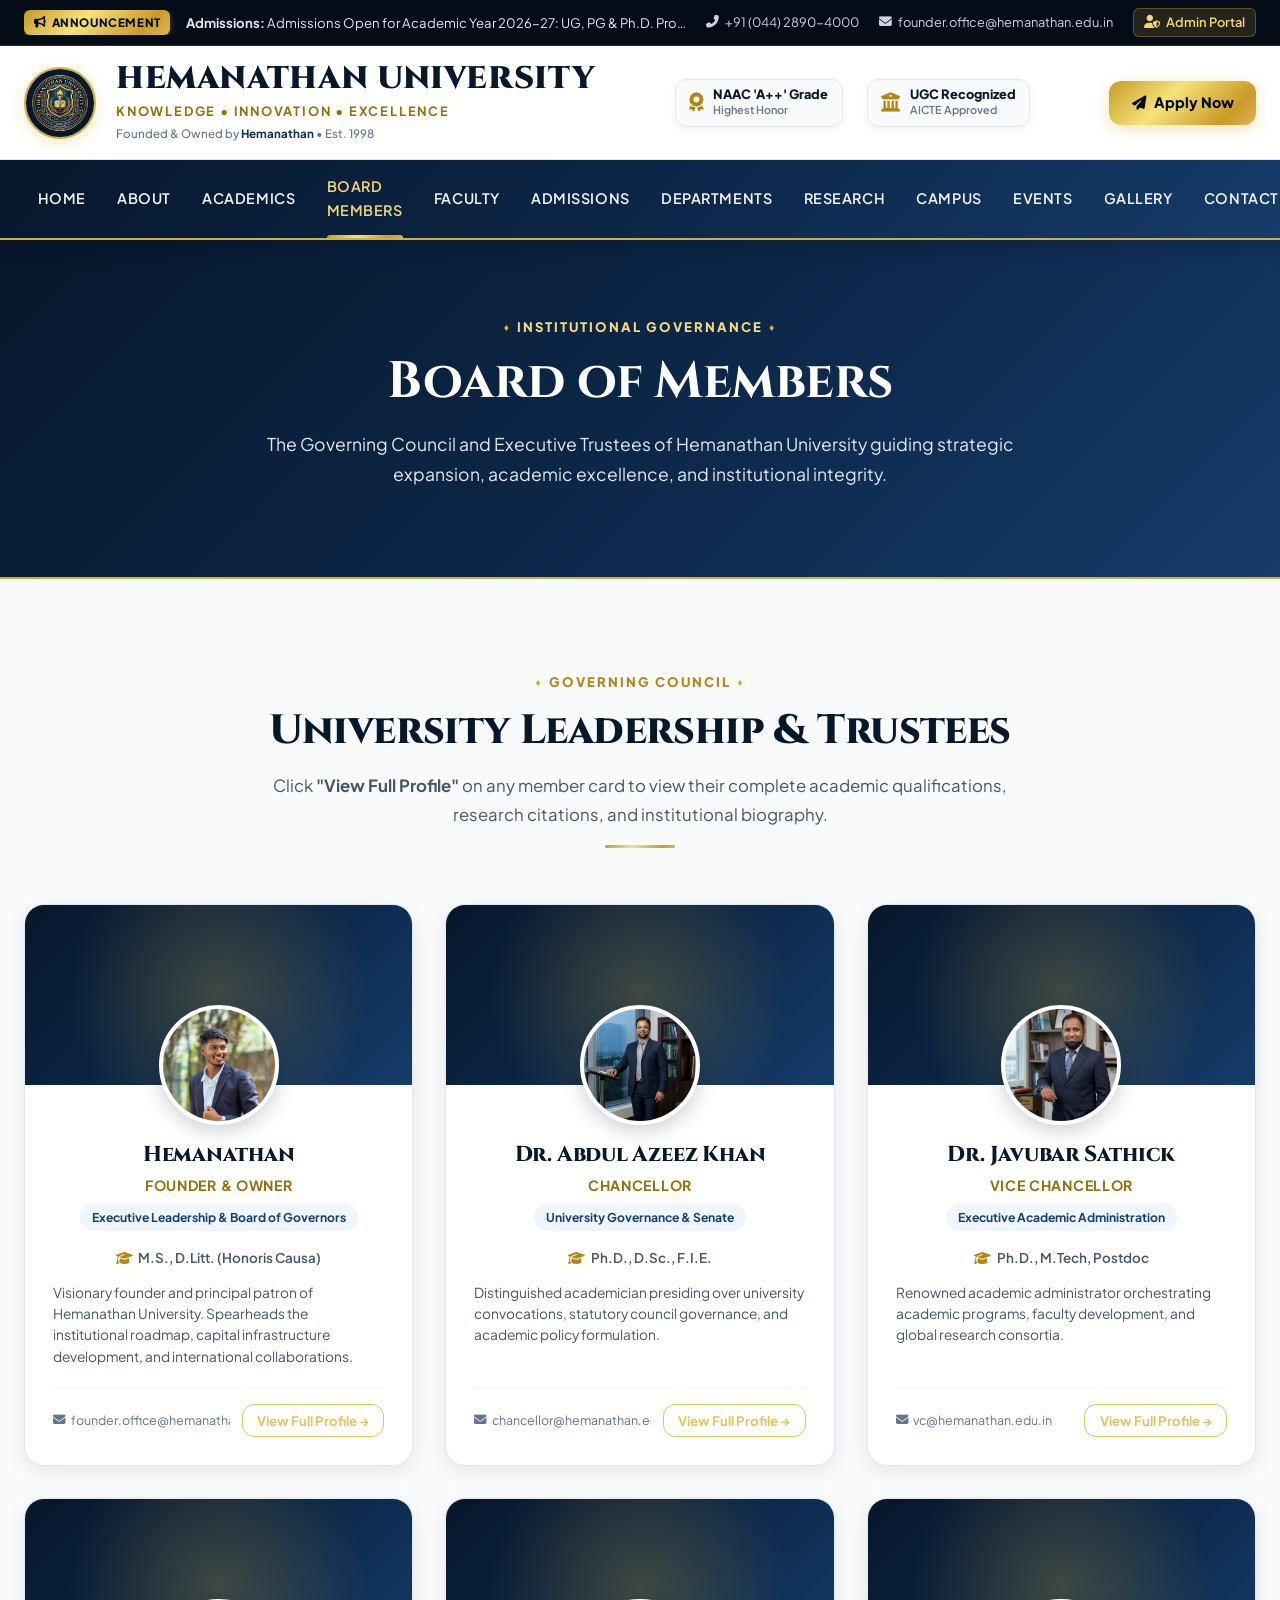
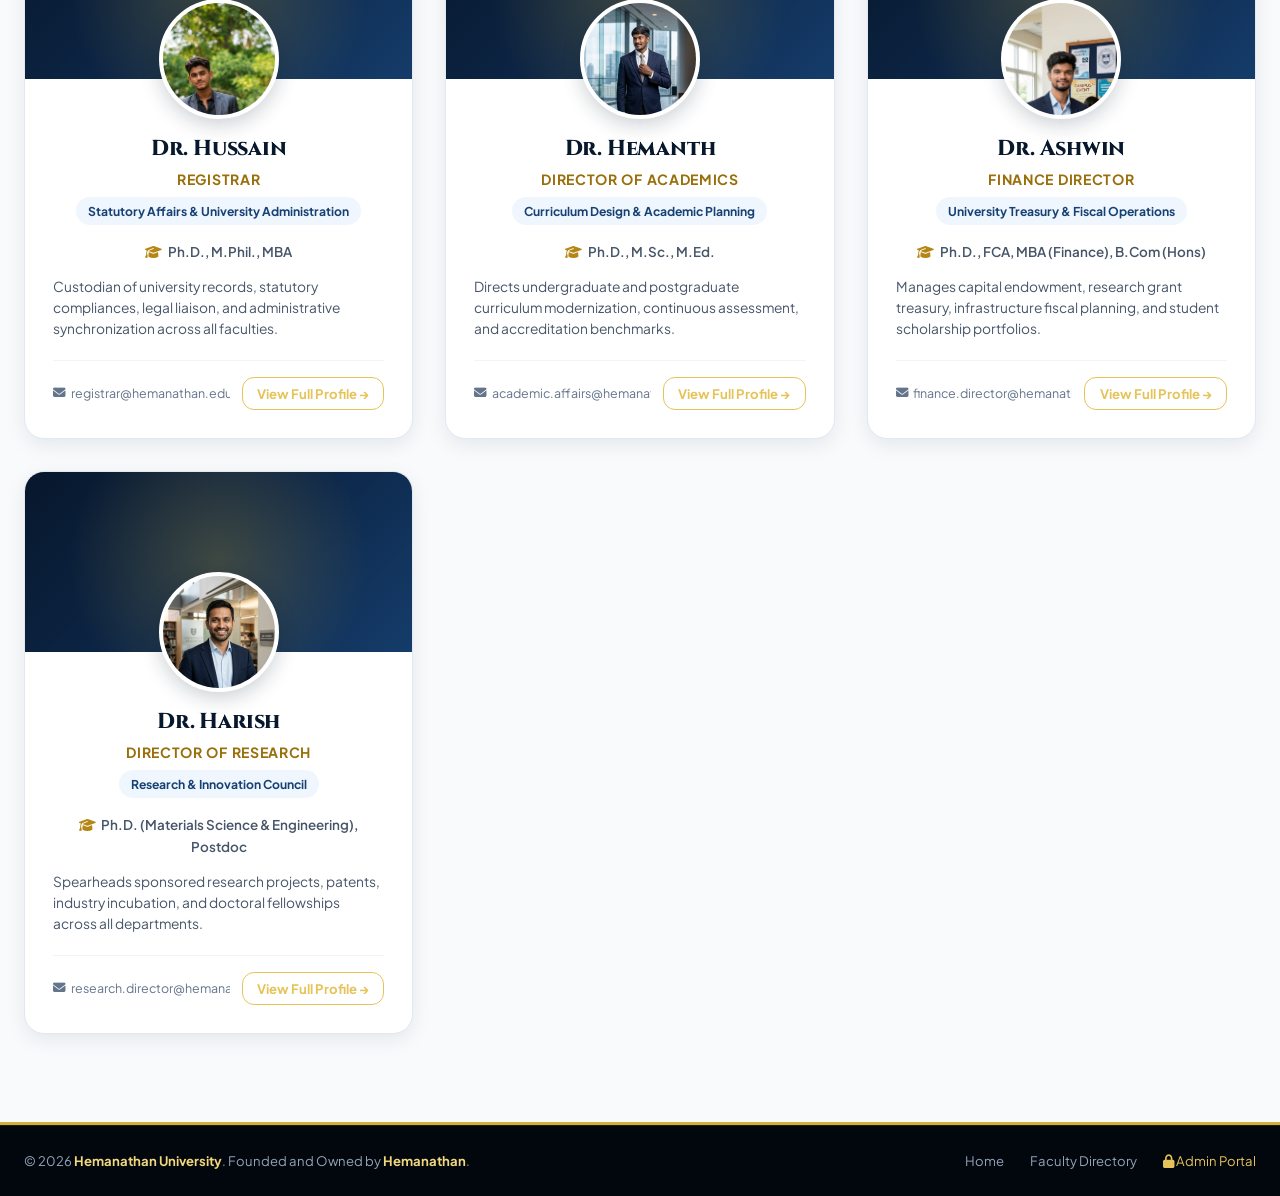
<file: board.html>
<!DOCTYPE html>
<html lang="en">
<head>
  <meta charset="UTF-8">
  <meta name="viewport" content="width=device-width, initial-scale=1.0">
  <title>Board of Members | Hemanathan University</title>
  <meta name="description" content="Meet the Governing Board of Members at Hemanathan University, including Founder & Owner Hemanathan, Chancellor Dr. Abdul Azeez Khan, Vice Chancellor Dr. Javubar Sathick, and Executive Directors.">
  <link rel="icon" type="image/jpeg" href="assets/images/university_crest.jpg">
  
  <link rel="stylesheet" href="https://cdnjs.cloudflare.com/ajax/libs/font-awesome/6.5.1/css/all.min.css">
  <link rel="stylesheet" href="css/main.css">
</head>
<body>

  <!-- TOP NOTICE BAR -->
  <div class="top-notice-bar">
    <div class="container">
      <div class="top-bar-left">
        <span class="notice-badge"><i class="fas fa-bullhorn"></i> Announcement</span>
        <div class="ticker-content" id="announcementTicker">
          <span>Admissions Open for Academic Year 2026-27: UG, PG & Ph.D. Programs</span>
        </div>
      </div>
      <div class="top-bar-right">
        <a href="tel:+914428904000" class="top-bar-link"><i class="fas fa-phone-alt"></i> +91 (044) 2890-4000</a>
        <a href="mailto:founder.office@hemanathan.edu.in" class="top-bar-link"><i class="fas fa-envelope"></i> founder.office@hemanathan.edu.in</a>
        <a href="admin.html" class="top-bar-link admin-btn"><i class="fas fa-user-shield"></i> Admin Portal</a>
      </div>
    </div>
  </div>

  <!-- MAIN HEADER -->
  <header class="main-header">
    <div class="container">
      <a href="index.html" class="brand-wrapper">
        <img src="assets/images/university_crest.jpg" alt="Hemanathan University Crest" class="brand-crest">
        <div class="brand-meta">
          <h1 class="brand-title">Hemanathan University</h1>
          <span class="brand-subtitle">Knowledge • Innovation • Excellence</span>
          <span class="brand-founder-tag">Founded & Owned by <strong>Hemanathan</strong> • Est. 1998</span>
        </div>
      </a>
      <div class="header-accreditations">
        <div class="accreditation-pill">
          <i class="fas fa-award"></i>
          <div class="accreditation-info">
            <span class="acc-title">NAAC 'A++' Grade</span>
            <span class="acc-sub">Highest Honor</span>
          </div>
        </div>
        <div class="accreditation-pill">
          <i class="fas fa-university"></i>
          <div class="accreditation-info">
            <span class="acc-title">UGC Recognized</span>
            <span class="acc-sub">AICTE Approved</span>
          </div>
        </div>
      </div>
      <div class="header-cta-group">
        <a href="admissions.html" class="btn btn-gold"><i class="fas fa-paper-plane"></i> Apply Now</a>
      </div>
    </div>
  </header>

  <!-- NAVBAR -->
  <nav class="navbar">
    <div class="container">
      <button class="mobile-toggle-btn" id="mobileToggle"><i class="fas fa-bars"></i></button>
      <ul class="nav-menu" id="navMenu">
        <li class="nav-item"><a href="index.html" class="nav-link">Home</a></li>
        <li class="nav-item"><a href="about.html" class="nav-link">About</a></li>
        <li class="nav-item"><a href="academics.html" class="nav-link">Academics</a></li>
        <li class="nav-item"><a href="board.html" class="nav-link active">Board Members</a></li>
        <li class="nav-item"><a href="faculty.html" class="nav-link">Faculty</a></li>
        <li class="nav-item"><a href="admissions.html" class="nav-link">Admissions</a></li>
        <li class="nav-item"><a href="departments.html" class="nav-link">Departments</a></li>
        <li class="nav-item"><a href="research.html" class="nav-link">Research</a></li>
        <li class="nav-item"><a href="campus.html" class="nav-link">Campus</a></li>
        <li class="nav-item"><a href="events.html" class="nav-link">Events</a></li>
        <li class="nav-item"><a href="gallery.html" class="nav-link">Gallery</a></li>
        <li class="nav-item"><a href="contact.html" class="nav-link">Contact</a></li>
      </ul>
      <div class="nav-actions">
        <a href="admin.html" class="btn btn-sm btn-outline-gold"><i class="fas fa-user-edit"></i> Edit Board</a>
      </div>
    </div>
  </nav>

  <!-- PAGE HERO -->
  <section style="background: var(--navy-gradient); color: var(--white); padding: 4.5rem 0; position: relative; border-bottom: 2px solid var(--gold-500);">
    <div class="container text-center" style="text-align: center; max-width: 850px;">
      <span class="section-tag" style="color: var(--gold-300);">Institutional Governance</span>
      <h1 style="color: var(--white); font-size: clamp(2.2rem, 4vw, 3.2rem); margin-bottom: 1rem;">
        Board of Members
      </h1>
      <p style="color: var(--slate-200); font-size: 1.1rem; line-height: 1.7;">
        The Governing Council and Executive Trustees of Hemanathan University guiding strategic expansion, academic excellence, and institutional integrity.
      </p>
    </div>
  </section>

  <!-- BOARD MEMBERS DIRECTORY -->
  <section class="section-padding">
    <div class="container">
      <div class="section-header">
        <span class="section-tag">Governing Council</span>
        <h2 class="section-title">University Leadership & Trustees</h2>
        <p class="section-desc">
          Click <strong>"View Full Profile"</strong> on any member card to view their complete academic qualifications, research citations, and institutional biography.
        </p>
        <div class="title-underline"></div>
      </div>

      <!-- Live Board Cards Container (Auto-populated from HUData with reactive LocalStorage sync) -->
      <div class="cards-grid" id="fullBoardGrid">
        <!-- Rendered via JS -->
      </div>
    </div>
  </section>

  <!-- MEMBER PROFILE MODAL -->
  <div class="member-modal-overlay" id="memberModalOverlay">
    <div class="member-modal-card">
      <button class="modal-close-btn" id="modalCloseBtn" aria-label="Close Profile Modal">&times;</button>
      
      <div class="modal-header-hero">
        <img src="assets/images/university_crest.jpg" alt="Member Photo" class="modal-avatar-lg" id="modalMemberPhoto">
        <div class="modal-title-info">
          <h2 class="modal-member-name" id="modalMemberName">Member Name</h2>
          <div class="modal-member-pos" id="modalMemberRole">Position</div>
          <div class="modal-member-dept" id="modalMemberDept">Department / Governance Area</div>
        </div>
      </div>

      <div class="modal-body-content">
        <div class="modal-meta-grid">
          <div class="modal-meta-box">
            <strong>Qualification</strong>
            <span id="modalMemberQual">Ph.D.</span>
          </div>
          <div class="modal-meta-box">
            <strong>Experience</strong>
            <span id="modalMemberExp">25+ Years</span>
          </div>
          <div class="modal-meta-box">
            <strong>Specialization / Focus</strong>
            <span id="modalMemberSpec">Institutional Strategy</span>
          </div>
          <div class="modal-meta-box">
            <strong>Official Email</strong>
            <a href="#" id="modalMemberEmail" style="color: var(--primary-600); font-weight: 700;">email@hemanathan.edu.in</a>
          </div>
        </div>

        <div style="margin-bottom: 2rem;">
          <h4 class="modal-section-title"><i class="fas fa-user-circle"></i> Executive Biography</h4>
          <p id="modalMemberBio" style="color: var(--slate-600); line-height: 1.7;"></p>
        </div>

        <div style="margin-bottom: 2rem;">
          <h4 class="modal-section-title"><i class="fas fa-microscope"></i> Research & Strategic Focus</h4>
          <p id="modalMemberResearch" style="color: var(--slate-600); line-height: 1.7;"></p>
        </div>

        <div style="margin-bottom: 2rem;">
          <h4 class="modal-section-title"><i class="fas fa-book"></i> Publications & Keynotes</h4>
          <p id="modalMemberPubs" style="color: var(--slate-600); line-height: 1.7;"></p>
        </div>

        <div style="margin-bottom: 2.5rem;">
          <h4 class="modal-section-title"><i class="fas fa-trophy"></i> Awards & Distinctions</h4>
          <p id="modalMemberAch" style="color: var(--slate-600); line-height: 1.7;"></p>
        </div>

        <div style="text-align: right; border-top: 1px solid var(--slate-200); padding-top: 1.5rem;">
          <button type="button" class="btn btn-outline-navy" id="modalBackBtn">
            <i class="fas fa-arrow-left"></i> <span id="modalBackBtnText">Back to Board Members</span>
          </button>
        </div>
      </div>
    </div>
  </div>

  <!-- FOOTER -->
  <footer class="site-footer">
    <div class="footer-bottom">
      <div class="container">
        <div class="footer-legal-copy">
          &copy; 2026 <strong>Hemanathan University</strong>. Founded and Owned by <strong>Hemanathan</strong>.
        </div>
        <div>
          <a href="index.html" style="color: var(--slate-400); margin-right: 1.5rem;">Home</a>
          <a href="faculty.html" style="color: var(--slate-400); margin-right: 1.5rem;">Faculty Directory</a>
          <a href="admin.html" style="color: var(--gold-400);"><i class="fas fa-lock"></i> Admin Portal</a>
        </div>
      </div>
    </div>
  </footer>

  <script src="js/data.js"></script>
  <script src="js/main.js"></script>
  <script>
    document.addEventListener('DOMContentLoaded', () => {
      renderBoardMembers('fullBoardGrid');
    });
  </script>
</body>
</html>
</file>
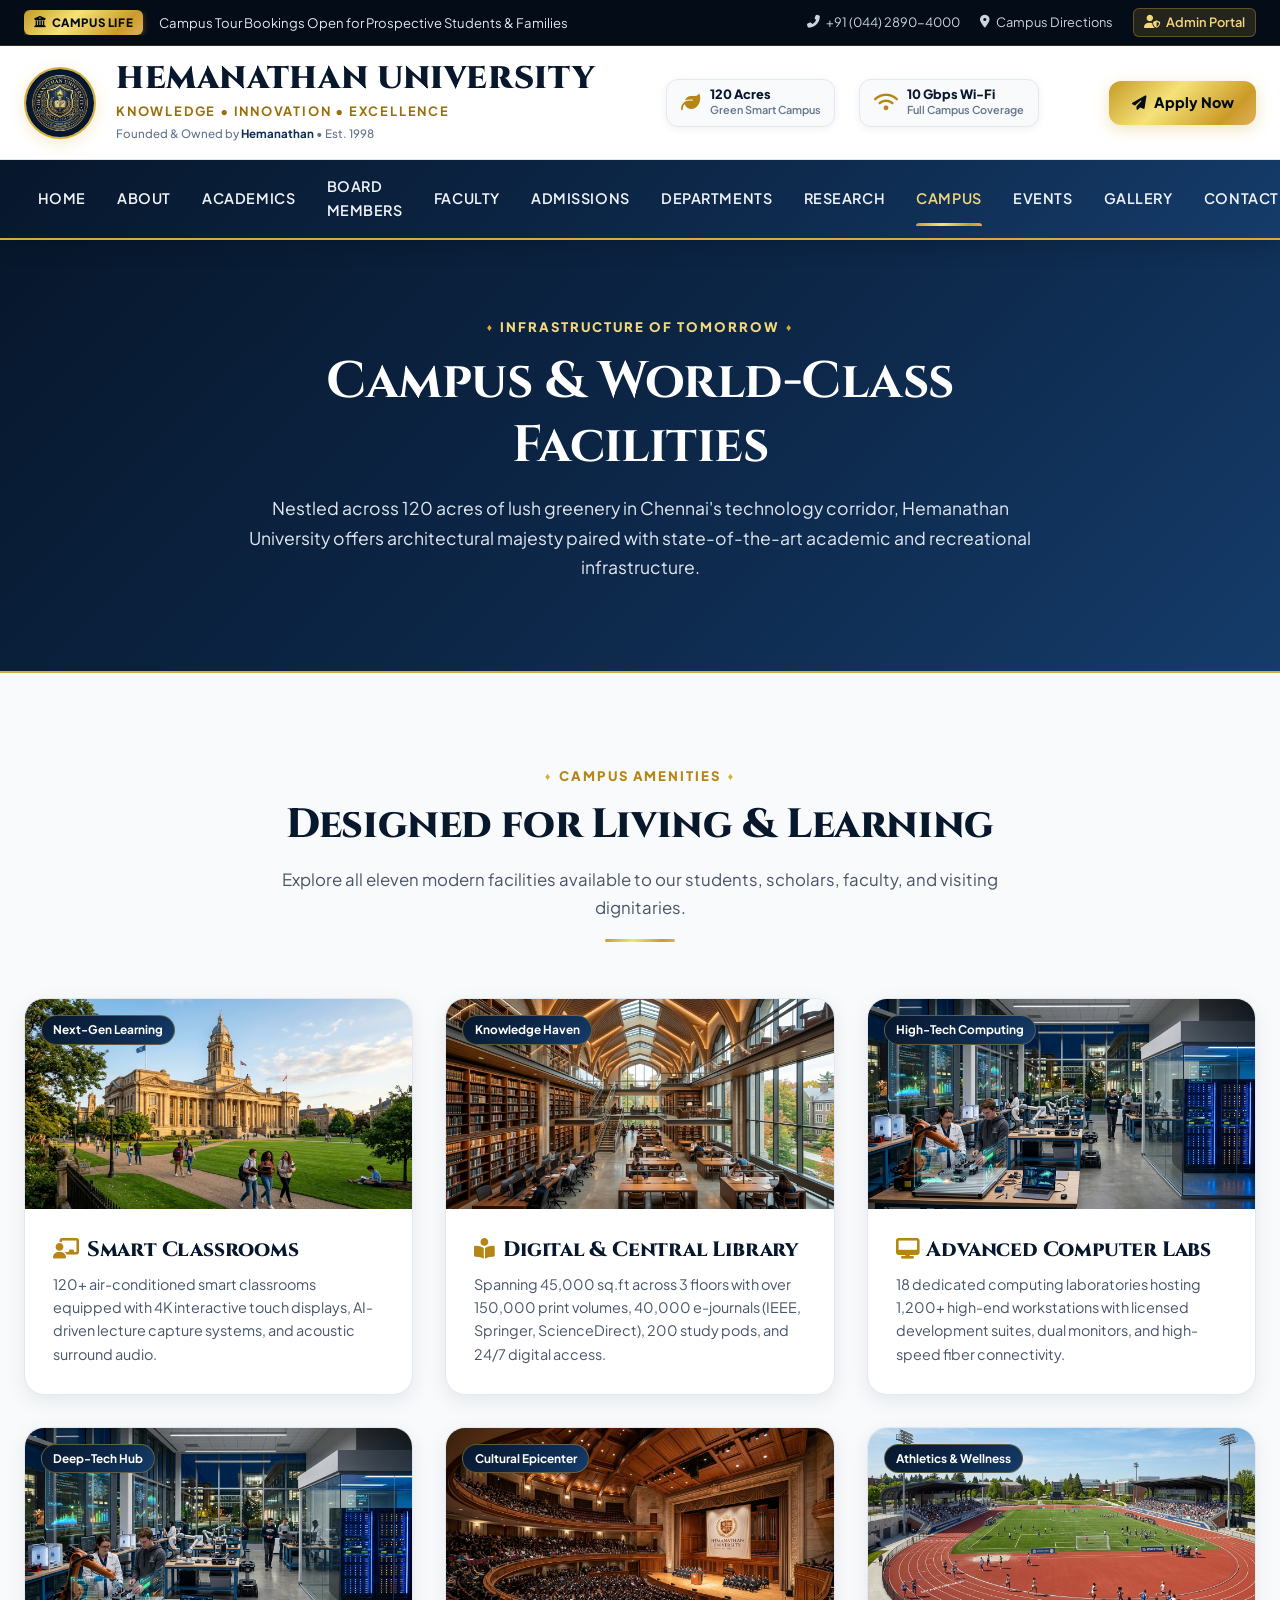
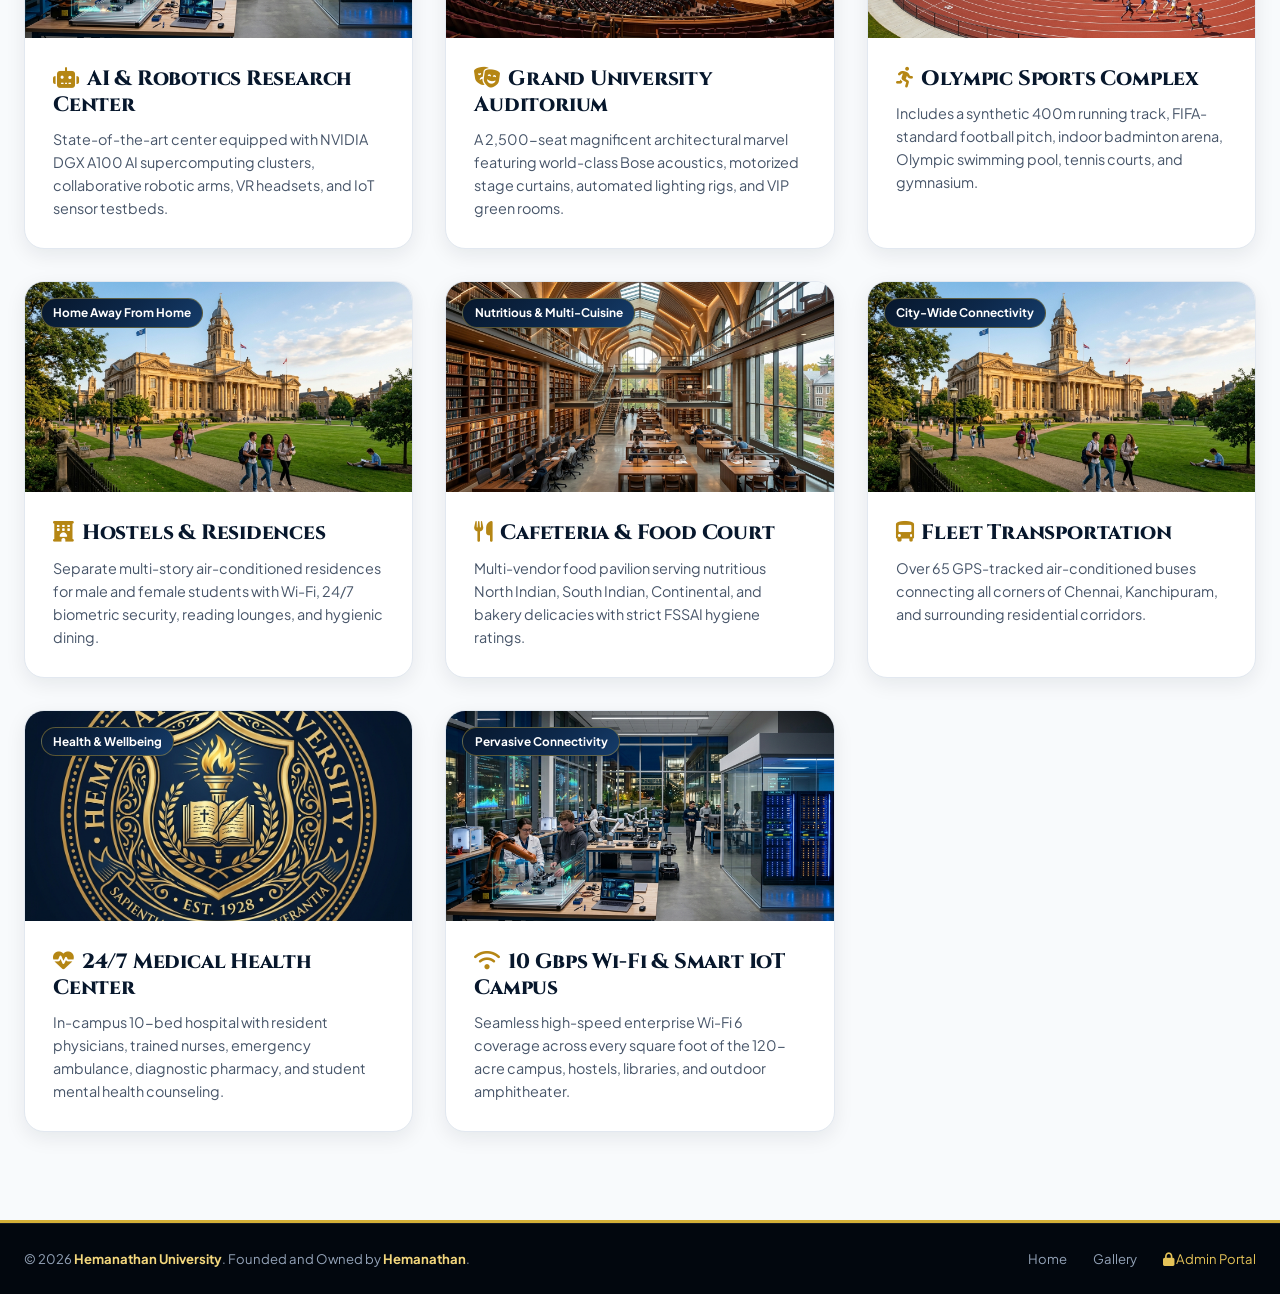
<file: campus.html>
<!DOCTYPE html>
<html lang="en">
<head>
  <meta charset="UTF-8">
  <meta name="viewport" content="width=device-width, initial-scale=1.0">
  <title>Campus & Facilities | Hemanathan University</title>
  <meta name="description" content="Tour the 120-acre modern campus of Hemanathan University: Smart Classrooms, Digital Library, AI Research Lab, Auditorium, Olympic Sports Complex, Hostels, and Wi-Fi campus.">
  <link rel="icon" type="image/jpeg" href="assets/images/university_crest.jpg">
  
  <link rel="stylesheet" href="https://cdnjs.cloudflare.com/ajax/libs/font-awesome/6.5.1/css/all.min.css">
  <link rel="stylesheet" href="css/main.css">
</head>
<body>

  <!-- TOP NOTICE BAR -->
  <div class="top-notice-bar">
    <div class="container">
      <div class="top-bar-left">
        <span class="notice-badge"><i class="fas fa-university"></i> Campus Life</span>
        <div class="ticker-content">
          <span>Campus Tour Bookings Open for Prospective Students & Families</span>
        </div>
      </div>
      <div class="top-bar-right">
        <a href="tel:+914428904000" class="top-bar-link"><i class="fas fa-phone-alt"></i> +91 (044) 2890-4000</a>
        <a href="contact.html" class="top-bar-link"><i class="fas fa-map-marker-alt"></i> Campus Directions</a>
        <a href="admin.html" class="top-bar-link admin-btn"><i class="fas fa-user-shield"></i> Admin Portal</a>
      </div>
    </div>
  </div>

  <!-- MAIN HEADER -->
  <header class="main-header">
    <div class="container">
      <a href="index.html" class="brand-wrapper">
        <img src="assets/images/university_crest.jpg" alt="Hemanathan University Crest" class="brand-crest">
        <div class="brand-meta">
          <h1 class="brand-title">Hemanathan University</h1>
          <span class="brand-subtitle">Knowledge • Innovation • Excellence</span>
          <span class="brand-founder-tag">Founded & Owned by <strong>Hemanathan</strong> • Est. 1998</span>
        </div>
      </a>
      <div class="header-accreditations">
        <div class="accreditation-pill">
          <i class="fas fa-leaf"></i>
          <div class="accreditation-info">
            <span class="acc-title">120 Acres</span>
            <span class="acc-sub">Green Smart Campus</span>
          </div>
        </div>
        <div class="accreditation-pill">
          <i class="fas fa-wifi"></i>
          <div class="accreditation-info">
            <span class="acc-title">10 Gbps Wi-Fi</span>
            <span class="acc-sub">Full Campus Coverage</span>
          </div>
        </div>
      </div>
      <div class="header-cta-group">
        <a href="admissions.html" class="btn btn-gold"><i class="fas fa-paper-plane"></i> Apply Now</a>
      </div>
    </div>
  </header>

  <!-- NAVBAR -->
  <nav class="navbar">
    <div class="container">
      <button class="mobile-toggle-btn" id="mobileToggle"><i class="fas fa-bars"></i></button>
      <ul class="nav-menu" id="navMenu">
        <li class="nav-item"><a href="index.html" class="nav-link">Home</a></li>
        <li class="nav-item"><a href="about.html" class="nav-link">About</a></li>
        <li class="nav-item"><a href="academics.html" class="nav-link">Academics</a></li>
        <li class="nav-item"><a href="board.html" class="nav-link">Board Members</a></li>
        <li class="nav-item"><a href="faculty.html" class="nav-link">Faculty</a></li>
        <li class="nav-item"><a href="admissions.html" class="nav-link">Admissions</a></li>
        <li class="nav-item"><a href="departments.html" class="nav-link">Departments</a></li>
        <li class="nav-item"><a href="research.html" class="nav-link">Research</a></li>
        <li class="nav-item"><a href="campus.html" class="nav-link active">Campus</a></li>
        <li class="nav-item"><a href="events.html" class="nav-link">Events</a></li>
        <li class="nav-item"><a href="gallery.html" class="nav-link">Gallery</a></li>
        <li class="nav-item"><a href="contact.html" class="nav-link">Contact</a></li>
      </ul>
      <div class="nav-actions">
        <a href="gallery.html" class="btn btn-sm btn-outline-gold"><i class="fas fa-images"></i> Campus Photos</a>
      </div>
    </div>
  </nav>

  <!-- PAGE HERO -->
  <section style="background: var(--navy-gradient); color: var(--white); padding: 4.5rem 0; position: relative; border-bottom: 2px solid var(--gold-500);">
    <div class="container text-center" style="text-align: center; max-width: 850px;">
      <span class="section-tag" style="color: var(--gold-300);">Infrastructure of Tomorrow</span>
      <h1 style="color: var(--white); font-size: clamp(2.2rem, 4vw, 3.2rem); margin-bottom: 1rem;">
        Campus & World-Class Facilities
      </h1>
      <p style="color: var(--slate-200); font-size: 1.1rem; line-height: 1.7;">
        Nestled across 120 acres of lush greenery in Chennai's technology corridor, Hemanathan University offers architectural majesty paired with state-of-the-art academic and recreational infrastructure.
      </p>
    </div>
  </section>

  <!-- FACILITIES DIRECTORY -->
  <section class="section-padding">
    <div class="container">
      <div class="section-header">
        <span class="section-tag">Campus Amenities</span>
        <h2 class="section-title">Designed for Living & Learning</h2>
        <p class="section-desc">
          Explore all eleven modern facilities available to our students, scholars, faculty, and visiting dignitaries.
        </p>
        <div class="title-underline"></div>
      </div>

      <div class="cards-grid" id="allFacilitiesGrid">
        <!-- Rendered via JS -->
      </div>
    </div>
  </section>

  <!-- FOOTER -->
  <footer class="site-footer">
    <div class="footer-bottom">
      <div class="container">
        <div class="footer-legal-copy">
          &copy; 2026 <strong>Hemanathan University</strong>. Founded and Owned by <strong>Hemanathan</strong>.
        </div>
        <div>
          <a href="index.html" style="color: var(--slate-400); margin-right: 1.5rem;">Home</a>
          <a href="gallery.html" style="color: var(--slate-400); margin-right: 1.5rem;">Gallery</a>
          <a href="admin.html" style="color: var(--gold-400);"><i class="fas fa-lock"></i> Admin Portal</a>
        </div>
      </div>
    </div>
  </footer>

  <script src="js/data.js"></script>
  <script src="js/main.js"></script>
  <script>
    document.addEventListener('DOMContentLoaded', () => {
      renderFacilities('allFacilitiesGrid');
    });
  </script>
</body>
</html>
</file>
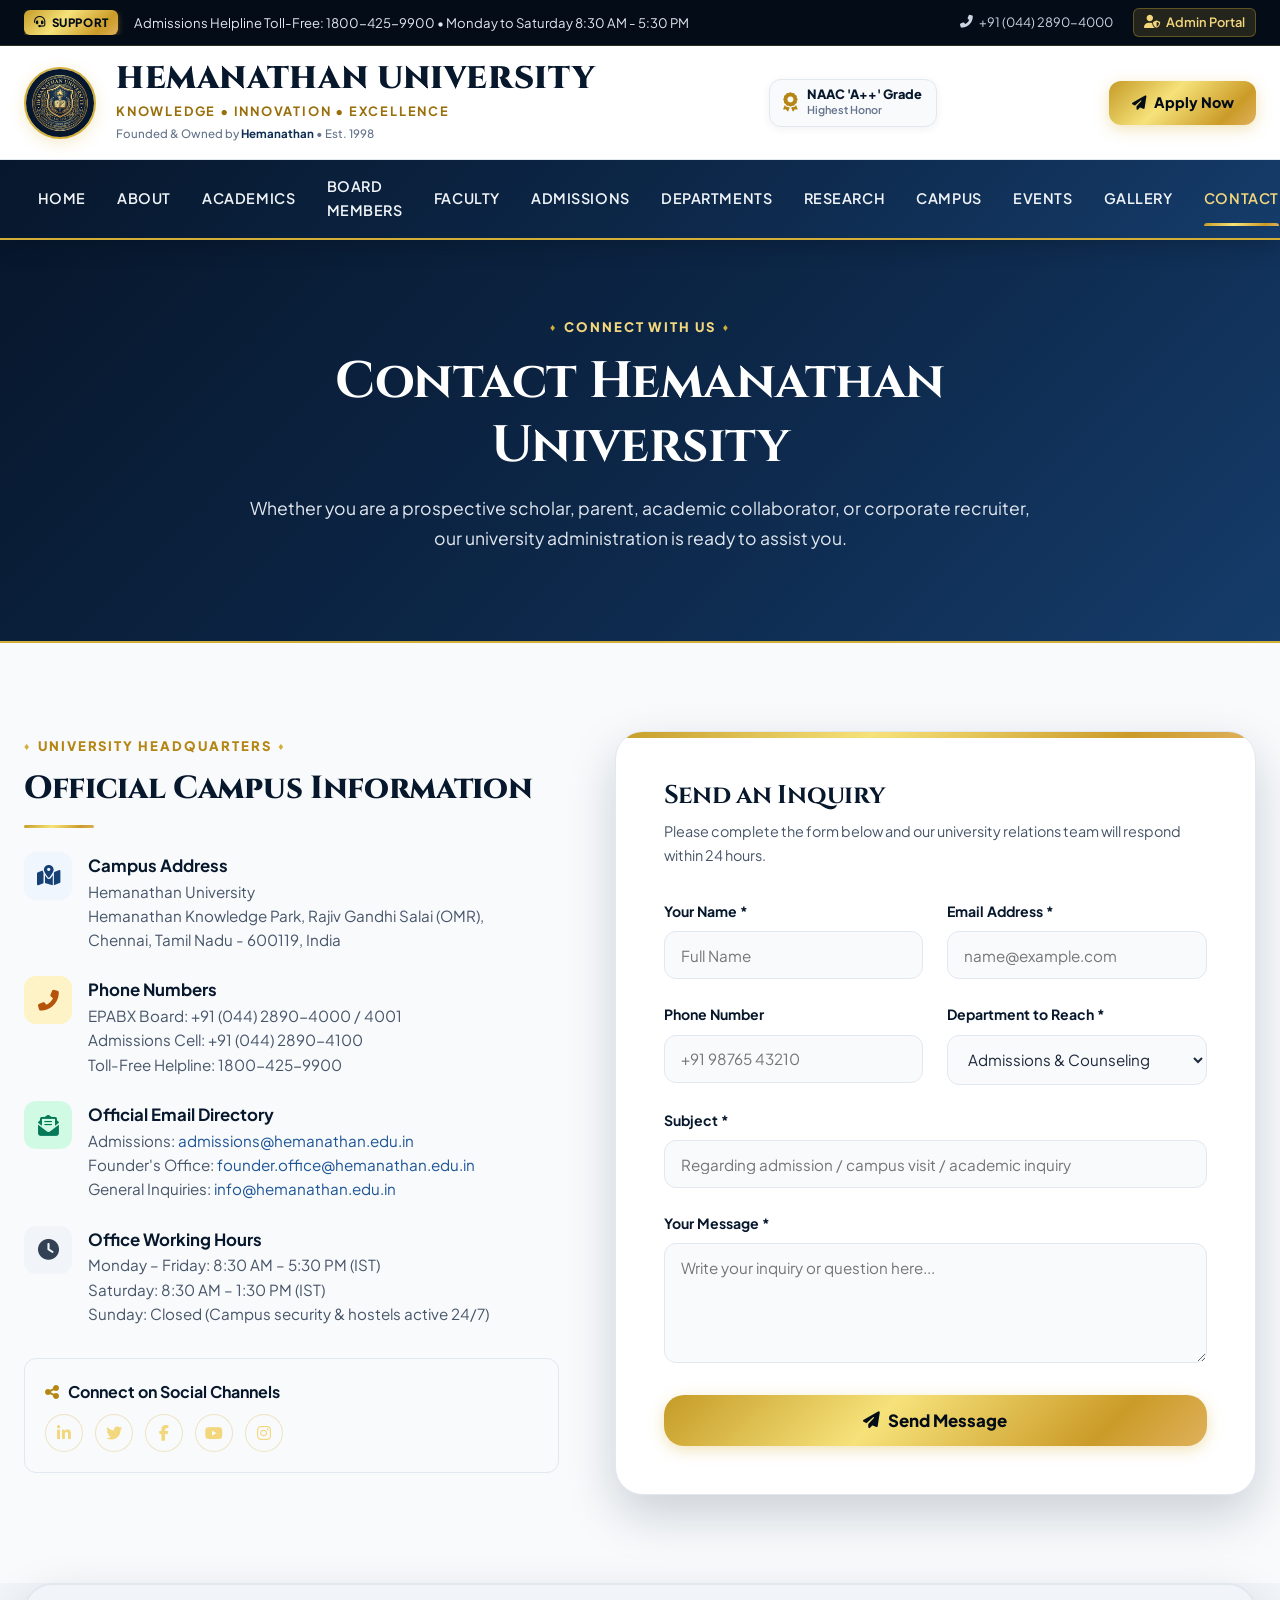
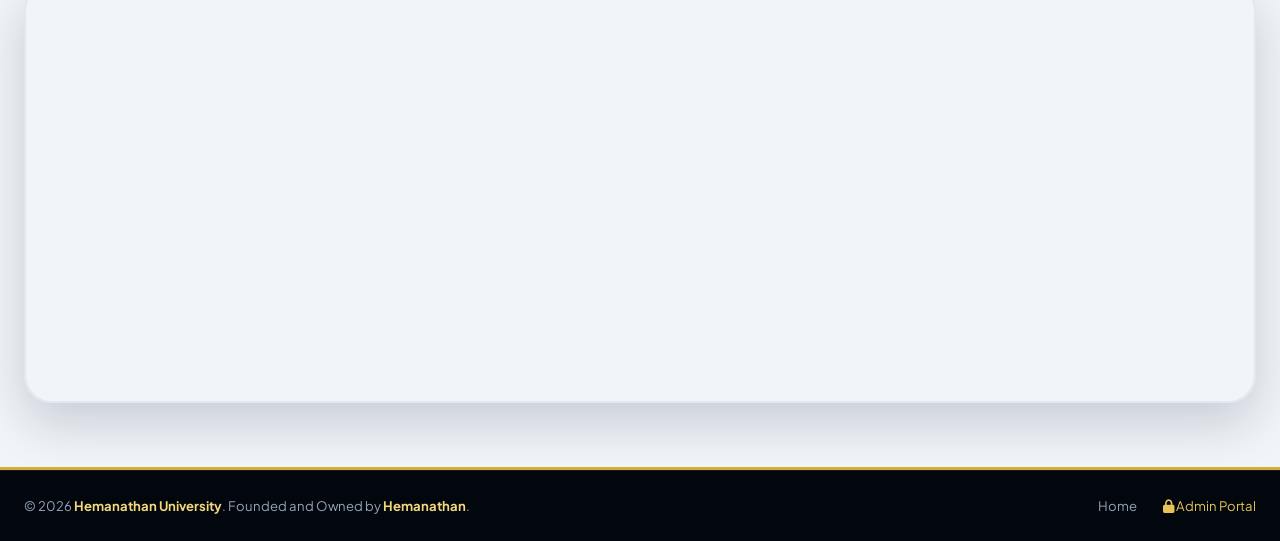
<file: contact.html>
<!DOCTYPE html>
<html lang="en">
<head>
  <meta charset="UTF-8">
  <meta name="viewport" content="width=device-width, initial-scale=1.0">
  <title>Contact Us | Hemanathan University</title>
  <meta name="description" content="Get in touch with Hemanathan University. Campus location, telephone directory, admissions office hours, interactive inquiry form, and Google Maps directions.">
  <link rel="icon" type="image/jpeg" href="assets/images/university_crest.jpg">
  
  <link rel="stylesheet" href="https://cdnjs.cloudflare.com/ajax/libs/font-awesome/6.5.1/css/all.min.css">
  <link rel="stylesheet" href="css/main.css">
</head>
<body>

  <!-- TOP NOTICE BAR -->
  <div class="top-notice-bar">
    <div class="container">
      <div class="top-bar-left">
        <span class="notice-badge"><i class="fas fa-headset"></i> Support</span>
        <div class="ticker-content">
          <span>Admissions Helpline Toll-Free: 1800-425-9900 • Monday to Saturday 8:30 AM - 5:30 PM</span>
        </div>
      </div>
      <div class="top-bar-right">
        <a href="tel:+914428904000" class="top-bar-link"><i class="fas fa-phone-alt"></i> +91 (044) 2890-4000</a>
        <a href="admin.html" class="top-bar-link admin-btn"><i class="fas fa-user-shield"></i> Admin Portal</a>
      </div>
    </div>
  </div>

  <!-- MAIN HEADER -->
  <header class="main-header">
    <div class="container">
      <a href="index.html" class="brand-wrapper">
        <img src="assets/images/university_crest.jpg" alt="Hemanathan University Crest" class="brand-crest">
        <div class="brand-meta">
          <h1 class="brand-title">Hemanathan University</h1>
          <span class="brand-subtitle">Knowledge • Innovation • Excellence</span>
          <span class="brand-founder-tag">Founded & Owned by <strong>Hemanathan</strong> • Est. 1998</span>
        </div>
      </a>
      <div class="header-accreditations">
        <div class="accreditation-pill">
          <i class="fas fa-award"></i>
          <div class="accreditation-info">
            <span class="acc-title">NAAC 'A++' Grade</span>
            <span class="acc-sub">Highest Honor</span>
          </div>
        </div>
      </div>
      <div class="header-cta-group">
        <a href="admissions.html" class="btn btn-gold"><i class="fas fa-paper-plane"></i> Apply Now</a>
      </div>
    </div>
  </header>

  <!-- NAVBAR -->
  <nav class="navbar">
    <div class="container">
      <button class="mobile-toggle-btn" id="mobileToggle"><i class="fas fa-bars"></i></button>
      <ul class="nav-menu" id="navMenu">
        <li class="nav-item"><a href="index.html" class="nav-link">Home</a></li>
        <li class="nav-item"><a href="about.html" class="nav-link">About</a></li>
        <li class="nav-item"><a href="academics.html" class="nav-link">Academics</a></li>
        <li class="nav-item"><a href="board.html" class="nav-link">Board Members</a></li>
        <li class="nav-item"><a href="faculty.html" class="nav-link">Faculty</a></li>
        <li class="nav-item"><a href="admissions.html" class="nav-link">Admissions</a></li>
        <li class="nav-item"><a href="departments.html" class="nav-link">Departments</a></li>
        <li class="nav-item"><a href="research.html" class="nav-link">Research</a></li>
        <li class="nav-item"><a href="campus.html" class="nav-link">Campus</a></li>
        <li class="nav-item"><a href="events.html" class="nav-link">Events</a></li>
        <li class="nav-item"><a href="gallery.html" class="nav-link">Gallery</a></li>
        <li class="nav-item"><a href="contact.html" class="nav-link active">Contact</a></li>
      </ul>
      <div class="nav-actions">
        <a href="admin.html" class="btn btn-sm btn-outline-gold"><i class="fas fa-cog"></i> Admin Portal</a>
      </div>
    </div>
  </nav>

  <!-- PAGE HERO -->
  <section style="background: var(--navy-gradient); color: var(--white); padding: 4.5rem 0; position: relative; border-bottom: 2px solid var(--gold-500);">
    <div class="container text-center" style="text-align: center; max-width: 850px;">
      <span class="section-tag" style="color: var(--gold-300);">Connect With Us</span>
      <h1 style="color: var(--white); font-size: clamp(2.2rem, 4vw, 3.2rem); margin-bottom: 1rem;">
        Contact Hemanathan University
      </h1>
      <p style="color: var(--slate-200); font-size: 1.1rem; line-height: 1.7;">
        Whether you are a prospective scholar, parent, academic collaborator, or corporate recruiter, our university administration is ready to assist you.
      </p>
    </div>
  </section>

  <!-- CONTACT GRID & FORM -->
  <section class="section-padding">
    <div class="container">
      <div style="display: grid; grid-template-columns: 1fr 1.2fr; gap: 3.5rem;">
        
        <!-- Contact Directory & Details -->
        <div>
          <span class="section-tag">University Headquarters</span>
          <h2 class="section-title" style="font-size: 2rem;">Official Campus Information</h2>
          <div class="title-underline" style="margin: 0 0 1.5rem 0;"></div>

          <div style="margin-bottom: 2rem;">
            <div style="display: flex; gap: 1rem; margin-bottom: 1.5rem;">
              <div style="width: 48px; height: 48px; border-radius: var(--radius-md); background: var(--primary-50); color: var(--primary-700); display: flex; align-items: center; justify-content: center; font-size: 1.3rem; flex-shrink: 0;">
                <i class="fas fa-map-marked-alt"></i>
              </div>
              <div>
                <strong style="color: var(--primary-900); display: block; font-size: 1.05rem;">Campus Address</strong>
                <p style="color: var(--slate-600); margin: 0; font-size: 0.95rem; line-height: 1.6;">
                  Hemanathan University<br>
                  Hemanathan Knowledge Park, Rajiv Gandhi Salai (OMR),<br>
                  Chennai, Tamil Nadu - 600119, India
                </p>
              </div>
            </div>

            <div style="display: flex; gap: 1rem; margin-bottom: 1.5rem;">
              <div style="width: 48px; height: 48px; border-radius: var(--radius-md); background: #fef3c7; color: #b45309; display: flex; align-items: center; justify-content: center; font-size: 1.3rem; flex-shrink: 0;">
                <i class="fas fa-phone-alt"></i>
              </div>
              <div>
                <strong style="color: var(--primary-900); display: block; font-size: 1.05rem;">Phone Numbers</strong>
                <p style="color: var(--slate-600); margin: 0; font-size: 0.95rem; line-height: 1.6;">
                  EPABX Board: +91 (044) 2890-4000 / 4001<br>
                  Admissions Cell: +91 (044) 2890-4100<br>
                  Toll-Free Helpline: 1800-425-9900
                </p>
              </div>
            </div>

            <div style="display: flex; gap: 1rem; margin-bottom: 1.5rem;">
              <div style="width: 48px; height: 48px; border-radius: var(--radius-md); background: #d1fae5; color: #047857; display: flex; align-items: center; justify-content: center; font-size: 1.3rem; flex-shrink: 0;">
                <i class="fas fa-envelope-open-text"></i>
              </div>
              <div>
                <strong style="color: var(--primary-900); display: block; font-size: 1.05rem;">Official Email Directory</strong>
                <p style="color: var(--slate-600); margin: 0; font-size: 0.95rem; line-height: 1.6;">
                  Admissions: <a href="mailto:admissions@hemanathan.edu.in">admissions@hemanathan.edu.in</a><br>
                  Founder's Office: <a href="mailto:founder.office@hemanathan.edu.in">founder.office@hemanathan.edu.in</a><br>
                  General Inquiries: <a href="mailto:info@hemanathan.edu.in">info@hemanathan.edu.in</a>
                </p>
              </div>
            </div>

            <div style="display: flex; gap: 1rem;">
              <div style="width: 48px; height: 48px; border-radius: var(--radius-md); background: var(--slate-100); color: var(--slate-700); display: flex; align-items: center; justify-content: center; font-size: 1.3rem; flex-shrink: 0;">
                <i class="fas fa-clock"></i>
              </div>
              <div>
                <strong style="color: var(--primary-900); display: block; font-size: 1.05rem;">Office Working Hours</strong>
                <p style="color: var(--slate-600); margin: 0; font-size: 0.95rem; line-height: 1.6;">
                  Monday – Friday: 8:30 AM – 5:30 PM (IST)<br>
                  Saturday: 8:30 AM – 1:30 PM (IST)<br>
                  Sunday: Closed (Campus security & hostels active 24/7)
                </p>
              </div>
            </div>
          </div>

          <div style="background: var(--slate-50); border: 1px solid var(--slate-200); border-radius: var(--radius-md); padding: 1.25rem;">
            <strong style="color: var(--primary-900); display: block; margin-bottom: 0.5rem;"><i class="fas fa-share-alt" style="color: var(--gold-600); margin-right: 0.4rem;"></i> Connect on Social Channels</strong>
            <div class="footer-social-links">
              <a href="#" class="social-icon" aria-label="LinkedIn"><i class="fab fa-linkedin-in"></i></a>
              <a href="#" class="social-icon" aria-label="Twitter"><i class="fab fa-twitter"></i></a>
              <a href="#" class="social-icon" aria-label="Facebook"><i class="fab fa-facebook-f"></i></a>
              <a href="#" class="social-icon" aria-label="YouTube"><i class="fab fa-youtube"></i></a>
              <a href="#" class="social-icon" aria-label="Instagram"><i class="fab fa-instagram"></i></a>
            </div>
          </div>
        </div>

        <!-- Interactive Contact Form -->
        <div class="admissions-form-card">
          <h3 style="font-family: var(--font-serif); font-size: 1.6rem; color: var(--primary-900); margin-bottom: 0.5rem;">
            Send an Inquiry
          </h3>
          <p style="color: var(--slate-600); font-size: 0.9rem; margin-bottom: 2rem;">
            Please complete the form below and our university relations team will respond within 24 hours.
          </p>

          <form onsubmit="event.preventDefault(); showToast('Your message has been sent to the university secretariat. Thank you!'); this.reset();">
            <div class="form-grid-2">
              <div class="form-group">
                <label class="form-label" for="contactName">Your Name *</label>
                <input type="text" id="contactName" class="form-control" placeholder="Full Name" required>
              </div>
              <div class="form-group">
                <label class="form-label" for="contactEmail">Email Address *</label>
                <input type="email" id="contactEmail" class="form-control" placeholder="name@example.com" required>
              </div>
            </div>

            <div class="form-grid-2">
              <div class="form-group">
                <label class="form-label" for="contactPhone">Phone Number</label>
                <input type="tel" id="contactPhone" class="form-control" placeholder="+91 98765 43210">
              </div>
              <div class="form-group">
                <label class="form-label" for="contactDept">Department to Reach *</label>
                <select id="contactDept" class="form-control" required>
                  <option value="Admissions">Admissions & Counseling</option>
                  <option value="FounderOffice">Founder & Owner's Office</option>
                  <option value="AcademicAffairs">Academic Affairs</option>
                  <option value="Research">Research & Grants Council</option>
                  <option value="Placements">Corporate Placements & Careers</option>
                  <option value="Registrar">Registrar & Verification</option>
                </select>
              </div>
            </div>

            <div class="form-group">
              <label class="form-label" for="contactSubject">Subject *</label>
              <input type="text" id="contactSubject" class="form-control" placeholder="Regarding admission / campus visit / academic inquiry" required>
            </div>

            <div class="form-group">
              <label class="form-label" for="contactMessage">Your Message *</label>
              <textarea id="contactMessage" class="form-control" style="min-height: 120px;" placeholder="Write your inquiry or question here..." required></textarea>
            </div>

            <button type="submit" class="btn btn-gold btn-lg" style="width: 100%;">
              <i class="fas fa-paper-plane"></i> Send Message
            </button>
          </form>
        </div>

      </div>
    </div>
  </section>

  <!-- GOOGLE MAPS EMBED -->
  <section style="background: var(--slate-100); padding: 0 0 4rem 0;">
    <div class="container">
      <div style="border-radius: var(--radius-xl); overflow: hidden; box-shadow: var(--shadow-xl); border: 2px solid var(--slate-200); position: relative; height: 420px;">
        <iframe 
          title="Hemanathan University Campus Location"
          src="https://www.google.com/maps/embed?pb=!1m18!1m12!1m3!1d124443.37688220038!2d80.1472535038318!3d12.917028169994602!2m3!1f0!2f0!3f0!3m2!1i1024!2i768!4f13.1!3m3!1m2!1s0x3a525c786a3455b5%3A0x6a0862086b97669d!2sRajiv%20Gandhi%20Salai%2C%20Tamil%20Nadu!5e0!3m2!1sen!2sin!4v1693000000000!5m2!1sen!2sin" 
          width="100%" 
          height="100%" 
          style="border:0;" 
          allowfullscreen="" 
          loading="lazy" 
          referrerpolicy="no-referrer-when-downgrade">
        </iframe>
      </div>
    </div>
  </section>

  <!-- FOOTER -->
  <footer class="site-footer">
    <div class="footer-bottom">
      <div class="container">
        <div class="footer-legal-copy">
          &copy; 2026 <strong>Hemanathan University</strong>. Founded and Owned by <strong>Hemanathan</strong>.
        </div>
        <div>
          <a href="index.html" style="color: var(--slate-400); margin-right: 1.5rem;">Home</a>
          <a href="admin.html" style="color: var(--gold-400);"><i class="fas fa-lock"></i> Admin Portal</a>
        </div>
      </div>
    </div>
  </footer>

  <script src="js/data.js"></script>
  <script src="js/main.js"></script>
</body>
</html>
</file>
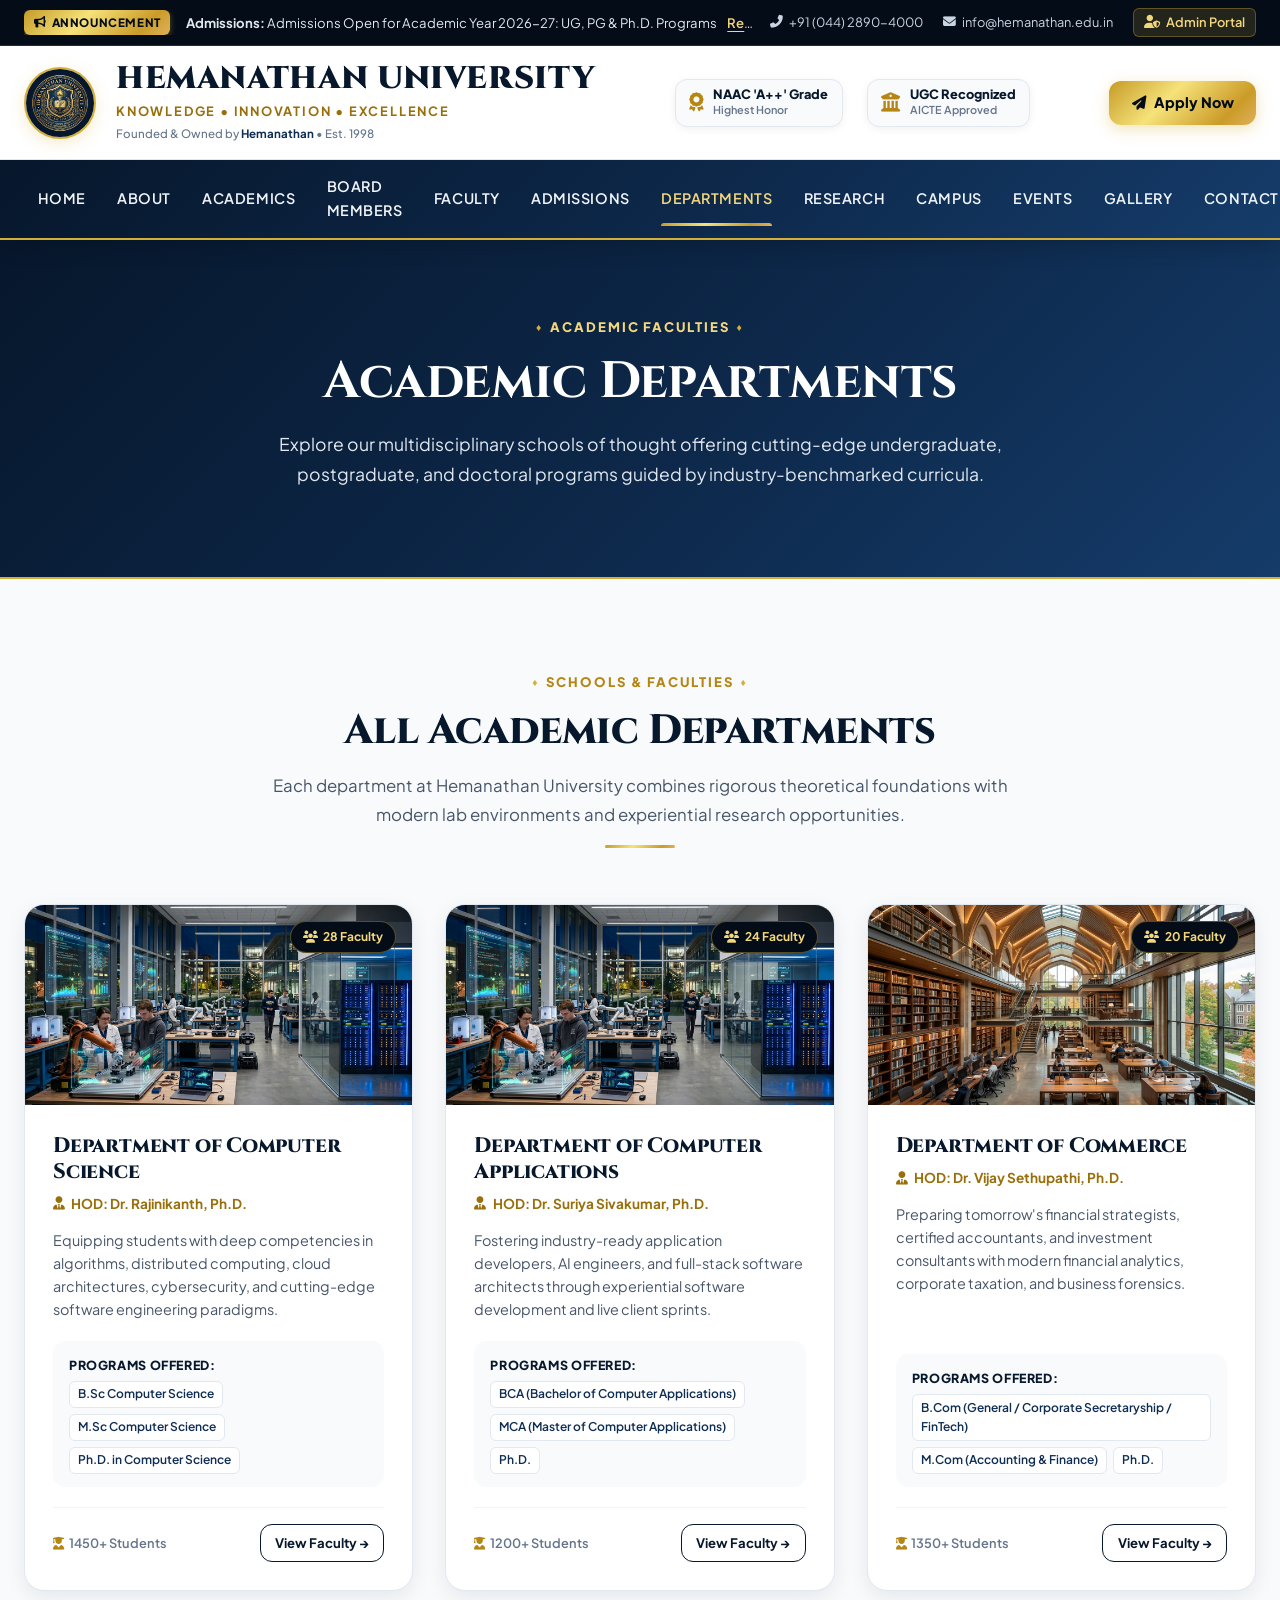
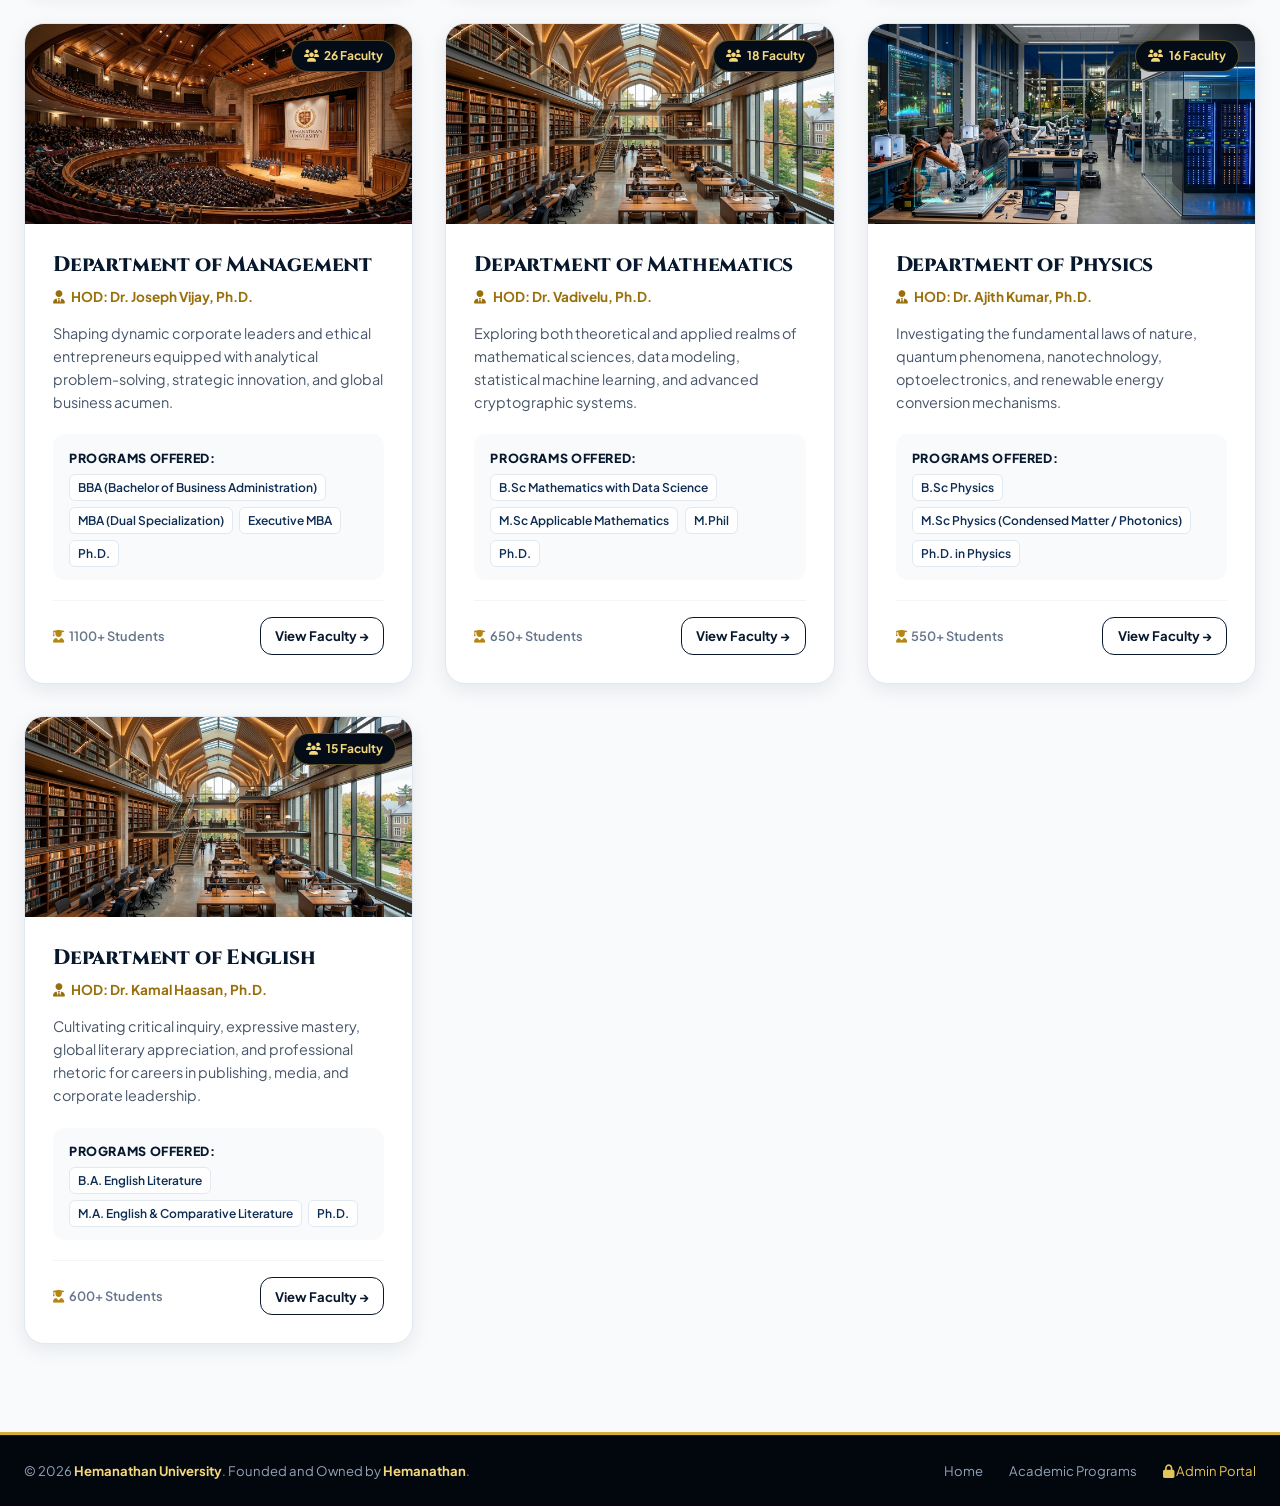
<file: departments.html>
<!DOCTYPE html>
<html lang="en">
<head>
  <meta charset="UTF-8">
  <meta name="viewport" content="width=device-width, initial-scale=1.0">
  <title>Academic Departments | Hemanathan University</title>
  <meta name="description" content="Explore the seven academic departments of Hemanathan University: Computer Science, Computer Applications, Commerce, Management, Mathematics, Physics, and English.">
  <link rel="icon" type="image/jpeg" href="assets/images/university_crest.jpg">
  
  <link rel="stylesheet" href="https://cdnjs.cloudflare.com/ajax/libs/font-awesome/6.5.1/css/all.min.css">
  <link rel="stylesheet" href="css/main.css">
</head>
<body>

  <!-- TOP NOTICE BAR -->
  <div class="top-notice-bar">
    <div class="container">
      <div class="top-bar-left">
        <span class="notice-badge"><i class="fas fa-bullhorn"></i> Announcement</span>
        <div class="ticker-content" id="announcementTicker">
          <span>Admissions Open for Academic Year 2026-27: UG, PG & Ph.D. Programs</span>
        </div>
      </div>
      <div class="top-bar-right">
        <a href="tel:+914428904000" class="top-bar-link"><i class="fas fa-phone-alt"></i> +91 (044) 2890-4000</a>
        <a href="mailto:info@hemanathan.edu.in" class="top-bar-link"><i class="fas fa-envelope"></i> info@hemanathan.edu.in</a>
        <a href="admin.html" class="top-bar-link admin-btn"><i class="fas fa-user-shield"></i> Admin Portal</a>
      </div>
    </div>
  </div>

  <!-- MAIN HEADER -->
  <header class="main-header">
    <div class="container">
      <a href="index.html" class="brand-wrapper">
        <img src="assets/images/university_crest.jpg" alt="Hemanathan University Crest" class="brand-crest">
        <div class="brand-meta">
          <h1 class="brand-title">Hemanathan University</h1>
          <span class="brand-subtitle">Knowledge • Innovation • Excellence</span>
          <span class="brand-founder-tag">Founded & Owned by <strong>Hemanathan</strong> • Est. 1998</span>
        </div>
      </a>
      <div class="header-accreditations">
        <div class="accreditation-pill">
          <i class="fas fa-award"></i>
          <div class="accreditation-info">
            <span class="acc-title">NAAC 'A++' Grade</span>
            <span class="acc-sub">Highest Honor</span>
          </div>
        </div>
        <div class="accreditation-pill">
          <i class="fas fa-university"></i>
          <div class="accreditation-info">
            <span class="acc-title">UGC Recognized</span>
            <span class="acc-sub">AICTE Approved</span>
          </div>
        </div>
      </div>
      <div class="header-cta-group">
        <a href="admissions.html" class="btn btn-gold"><i class="fas fa-paper-plane"></i> Apply Now</a>
      </div>
    </div>
  </header>

  <!-- NAVBAR -->
  <nav class="navbar">
    <div class="container">
      <button class="mobile-toggle-btn" id="mobileToggle"><i class="fas fa-bars"></i></button>
      <ul class="nav-menu" id="navMenu">
        <li class="nav-item"><a href="index.html" class="nav-link">Home</a></li>
        <li class="nav-item"><a href="about.html" class="nav-link">About</a></li>
        <li class="nav-item"><a href="academics.html" class="nav-link">Academics</a></li>
        <li class="nav-item"><a href="board.html" class="nav-link">Board Members</a></li>
        <li class="nav-item"><a href="faculty.html" class="nav-link">Faculty</a></li>
        <li class="nav-item"><a href="admissions.html" class="nav-link">Admissions</a></li>
        <li class="nav-item"><a href="departments.html" class="nav-link active">Departments</a></li>
        <li class="nav-item"><a href="research.html" class="nav-link">Research</a></li>
        <li class="nav-item"><a href="campus.html" class="nav-link">Campus</a></li>
        <li class="nav-item"><a href="events.html" class="nav-link">Events</a></li>
        <li class="nav-item"><a href="gallery.html" class="nav-link">Gallery</a></li>
        <li class="nav-item"><a href="contact.html" class="nav-link">Contact</a></li>
      </ul>
      <div class="nav-actions">
        <a href="admin.html" class="btn btn-sm btn-outline-gold"><i class="fas fa-cog"></i> Admin Portal</a>
      </div>
    </div>
  </nav>

  <!-- PAGE HERO -->
  <section style="background: var(--navy-gradient); color: var(--white); padding: 4.5rem 0; position: relative; border-bottom: 2px solid var(--gold-500);">
    <div class="container text-center" style="text-align: center; max-width: 850px;">
      <span class="section-tag" style="color: var(--gold-300);">Academic Faculties</span>
      <h1 style="color: var(--white); font-size: clamp(2.2rem, 4vw, 3.2rem); margin-bottom: 1rem;">
        Academic Departments
      </h1>
      <p style="color: var(--slate-200); font-size: 1.1rem; line-height: 1.7;">
        Explore our multidisciplinary schools of thought offering cutting-edge undergraduate, postgraduate, and doctoral programs guided by industry-benchmarked curricula.
      </p>
    </div>
  </section>

  <!-- DEPARTMENTS DIRECTORY -->
  <section class="section-padding">
    <div class="container">
      <div class="section-header">
        <span class="section-tag">Schools & Faculties</span>
        <h2 class="section-title">All Academic Departments</h2>
        <p class="section-desc">
          Each department at Hemanathan University combines rigorous theoretical foundations with modern lab environments and experiential research opportunities.
        </p>
        <div class="title-underline"></div>
      </div>

      <div class="cards-grid" id="fullDepartmentsGrid">
        <!-- Rendered via JS -->
      </div>
    </div>
  </section>

  <!-- FOOTER -->
  <footer class="site-footer">
    <div class="footer-bottom">
      <div class="container">
        <div class="footer-legal-copy">
          &copy; 2026 <strong>Hemanathan University</strong>. Founded and Owned by <strong>Hemanathan</strong>.
        </div>
        <div>
          <a href="index.html" style="color: var(--slate-400); margin-right: 1.5rem;">Home</a>
          <a href="academics.html" style="color: var(--slate-400); margin-right: 1.5rem;">Academic Programs</a>
          <a href="admin.html" style="color: var(--gold-400);"><i class="fas fa-lock"></i> Admin Portal</a>
        </div>
      </div>
    </div>
  </footer>

  <script src="js/data.js"></script>
  <script src="js/main.js"></script>
  <script>
    document.addEventListener('DOMContentLoaded', () => {
      renderDepartments('fullDepartmentsGrid');
    });
  </script>
</body>
</html>
</file>
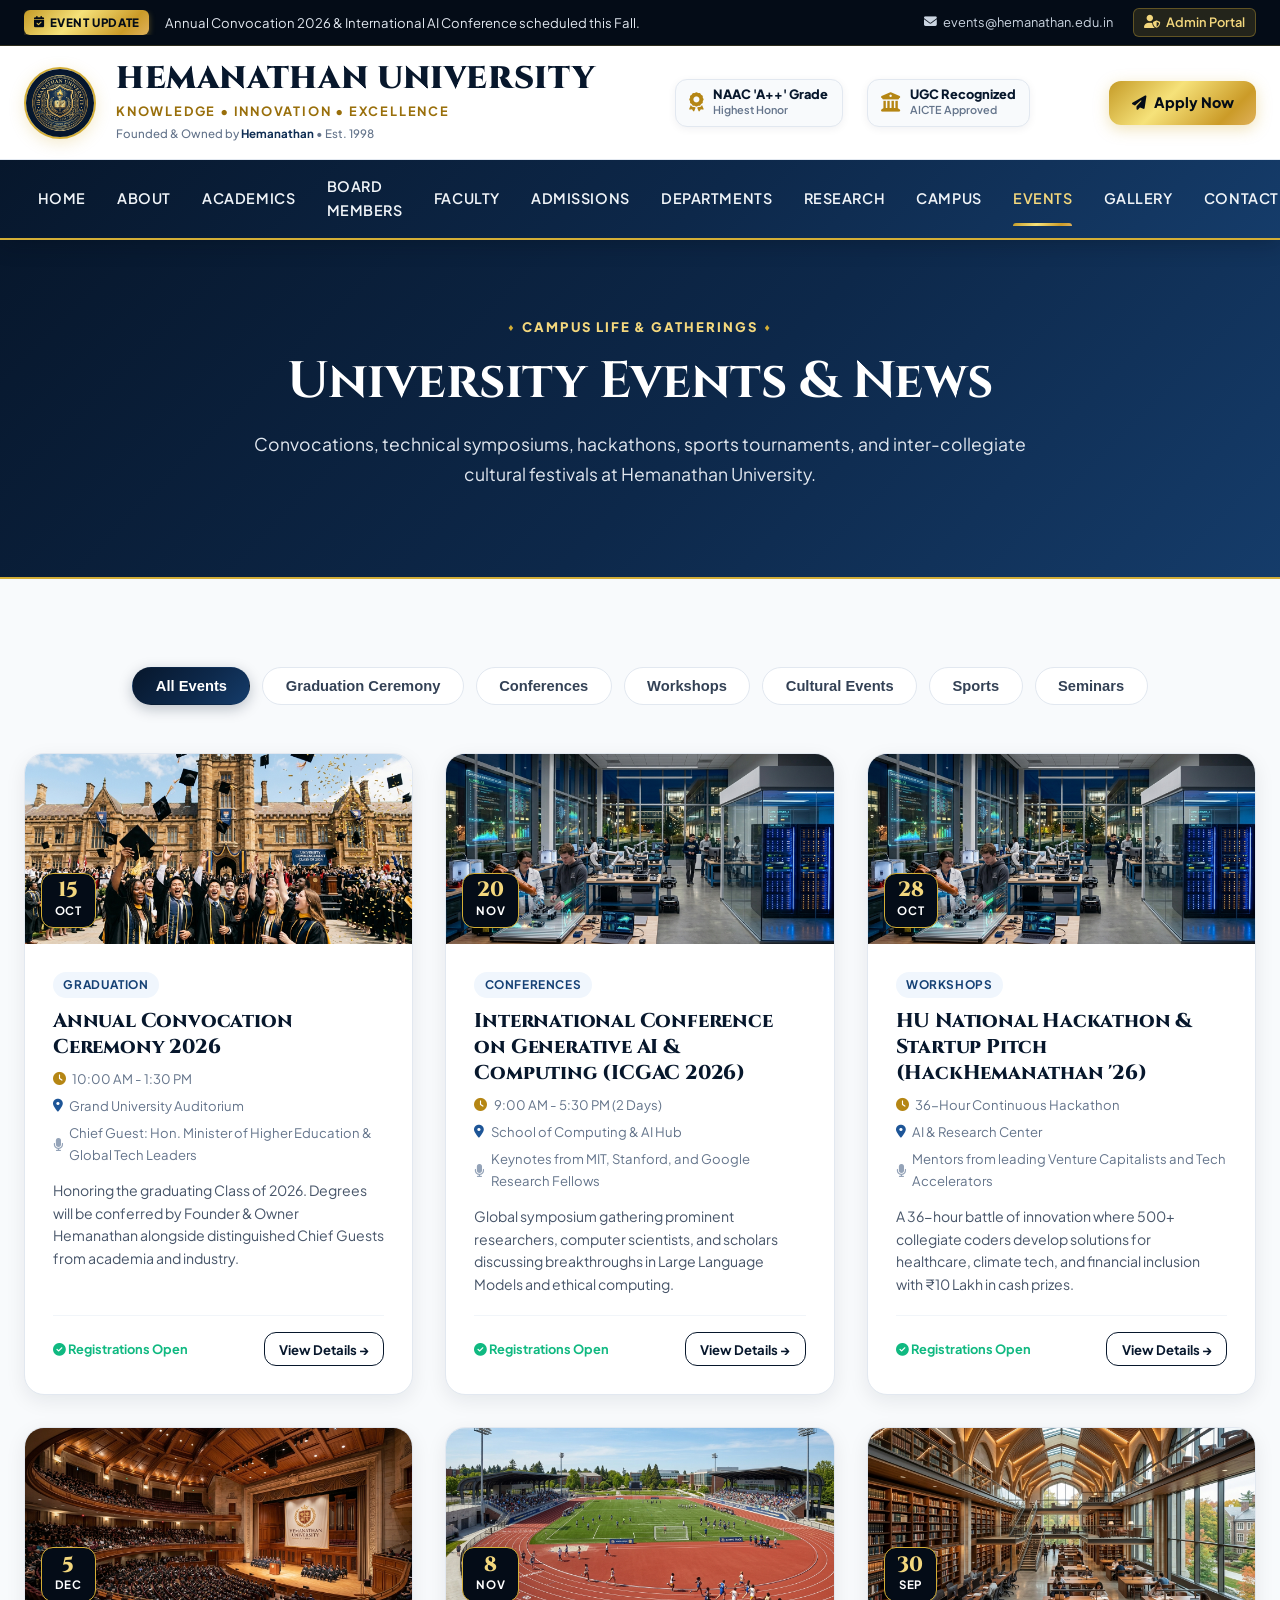
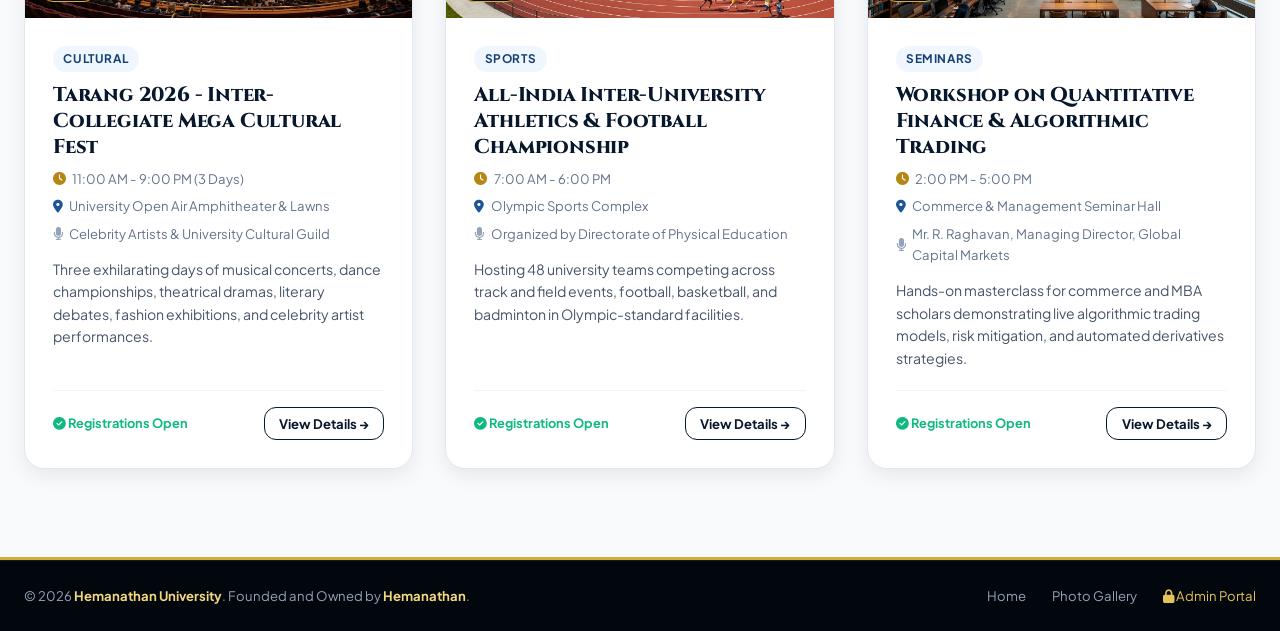
<file: events.html>
<!DOCTYPE html>
<html lang="en">
<head>
  <meta charset="UTF-8">
  <meta name="viewport" content="width=device-width, initial-scale=1.0">
  <title>Events & News | Hemanathan University</title>
  <meta name="description" content="Discover upcoming university events, international conferences, workshops, sports championships, and cultural fests at Hemanathan University.">
  <link rel="icon" type="image/jpeg" href="assets/images/university_crest.jpg">
  
  <link rel="stylesheet" href="https://cdnjs.cloudflare.com/ajax/libs/font-awesome/6.5.1/css/all.min.css">
  <link rel="stylesheet" href="css/main.css">
</head>
<body>

  <!-- TOP NOTICE BAR -->
  <div class="top-notice-bar">
    <div class="container">
      <div class="top-bar-left">
        <span class="notice-badge"><i class="fas fa-calendar-check"></i> Event Update</span>
        <div class="ticker-content">
          <span>Annual Convocation 2026 & International AI Conference scheduled this Fall.</span>
        </div>
      </div>
      <div class="top-bar-right">
        <a href="mailto:events@hemanathan.edu.in" class="top-bar-link"><i class="fas fa-envelope"></i> events@hemanathan.edu.in</a>
        <a href="admin.html" class="top-bar-link admin-btn"><i class="fas fa-user-shield"></i> Admin Portal</a>
      </div>
    </div>
  </div>

  <!-- MAIN HEADER -->
  <header class="main-header">
    <div class="container">
      <a href="index.html" class="brand-wrapper">
        <img src="assets/images/university_crest.jpg" alt="Hemanathan University Crest" class="brand-crest">
        <div class="brand-meta">
          <h1 class="brand-title">Hemanathan University</h1>
          <span class="brand-subtitle">Knowledge • Innovation • Excellence</span>
          <span class="brand-founder-tag">Founded & Owned by <strong>Hemanathan</strong> • Est. 1998</span>
        </div>
      </a>
      <div class="header-accreditations">
        <div class="accreditation-pill">
          <i class="fas fa-award"></i>
          <div class="accreditation-info">
            <span class="acc-title">NAAC 'A++' Grade</span>
            <span class="acc-sub">Highest Honor</span>
          </div>
        </div>
        <div class="accreditation-pill">
          <i class="fas fa-university"></i>
          <div class="accreditation-info">
            <span class="acc-title">UGC Recognized</span>
            <span class="acc-sub">AICTE Approved</span>
          </div>
        </div>
      </div>
      <div class="header-cta-group">
        <a href="admissions.html" class="btn btn-gold"><i class="fas fa-paper-plane"></i> Apply Now</a>
      </div>
    </div>
  </header>

  <!-- NAVBAR -->
  <nav class="navbar">
    <div class="container">
      <button class="mobile-toggle-btn" id="mobileToggle"><i class="fas fa-bars"></i></button>
      <ul class="nav-menu" id="navMenu">
        <li class="nav-item"><a href="index.html" class="nav-link">Home</a></li>
        <li class="nav-item"><a href="about.html" class="nav-link">About</a></li>
        <li class="nav-item"><a href="academics.html" class="nav-link">Academics</a></li>
        <li class="nav-item"><a href="board.html" class="nav-link">Board Members</a></li>
        <li class="nav-item"><a href="faculty.html" class="nav-link">Faculty</a></li>
        <li class="nav-item"><a href="admissions.html" class="nav-link">Admissions</a></li>
        <li class="nav-item"><a href="departments.html" class="nav-link">Departments</a></li>
        <li class="nav-item"><a href="research.html" class="nav-link">Research</a></li>
        <li class="nav-item"><a href="campus.html" class="nav-link">Campus</a></li>
        <li class="nav-item"><a href="events.html" class="nav-link active">Events</a></li>
        <li class="nav-item"><a href="gallery.html" class="nav-link">Gallery</a></li>
        <li class="nav-item"><a href="contact.html" class="nav-link">Contact</a></li>
      </ul>
      <div class="nav-actions">
        <a href="admin.html" class="btn btn-sm btn-outline-gold"><i class="fas fa-calendar-plus"></i> Add Event</a>
      </div>
    </div>
  </nav>

  <!-- PAGE HERO -->
  <section style="background: var(--navy-gradient); color: var(--white); padding: 4.5rem 0; position: relative; border-bottom: 2px solid var(--gold-500);">
    <div class="container text-center" style="text-align: center; max-width: 850px;">
      <span class="section-tag" style="color: var(--gold-300);">Campus Life & Gatherings</span>
      <h1 style="color: var(--white); font-size: clamp(2.2rem, 4vw, 3.2rem); margin-bottom: 1rem;">
        University Events & News
      </h1>
      <p style="color: var(--slate-200); font-size: 1.1rem; line-height: 1.7;">
        Convocations, technical symposiums, hackathons, sports tournaments, and inter-collegiate cultural festivals at Hemanathan University.
      </p>
    </div>
  </section>

  <!-- EVENT CATEGORY TABS & DIRECTORY -->
  <section class="section-padding">
    <div class="container">
      <div class="filter-tabs" id="eventTabs">
        <button class="tab-btn active" data-cat="all">All Events</button>
        <button class="tab-btn" data-cat="Graduation">Graduation Ceremony</button>
        <button class="tab-btn" data-cat="Conferences">Conferences</button>
        <button class="tab-btn" data-cat="Workshops">Workshops</button>
        <button class="tab-btn" data-cat="Cultural">Cultural Events</button>
        <button class="tab-btn" data-cat="Sports">Sports</button>
        <button class="tab-btn" data-cat="Seminars">Seminars</button>
      </div>

      <div class="cards-grid" id="allEventsGrid">
        <!-- Rendered via JS -->
      </div>
    </div>
  </section>

  <!-- FOOTER -->
  <footer class="site-footer">
    <div class="footer-bottom">
      <div class="container">
        <div class="footer-legal-copy">
          &copy; 2026 <strong>Hemanathan University</strong>. Founded and Owned by <strong>Hemanathan</strong>.
        </div>
        <div>
          <a href="index.html" style="color: var(--slate-400); margin-right: 1.5rem;">Home</a>
          <a href="gallery.html" style="color: var(--slate-400); margin-right: 1.5rem;">Photo Gallery</a>
          <a href="admin.html" style="color: var(--gold-400);"><i class="fas fa-lock"></i> Admin Portal</a>
        </div>
      </div>
    </div>
  </footer>

  <script src="js/data.js"></script>
  <script src="js/main.js"></script>
  <script>
    document.addEventListener('DOMContentLoaded', () => {
      let currentCategory = 'all';
      renderEvents('allEventsGrid', currentCategory);

      const tabs = document.querySelectorAll('#eventTabs .tab-btn');
      tabs.forEach(tab => {
        tab.addEventListener('click', () => {
          tabs.forEach(t => t.classList.remove('active'));
          tab.classList.add('active');
          currentCategory = tab.getAttribute('data-cat');
          renderEvents('allEventsGrid', currentCategory);
        });
      });
    });
  </script>
</body>
</html>
</file>
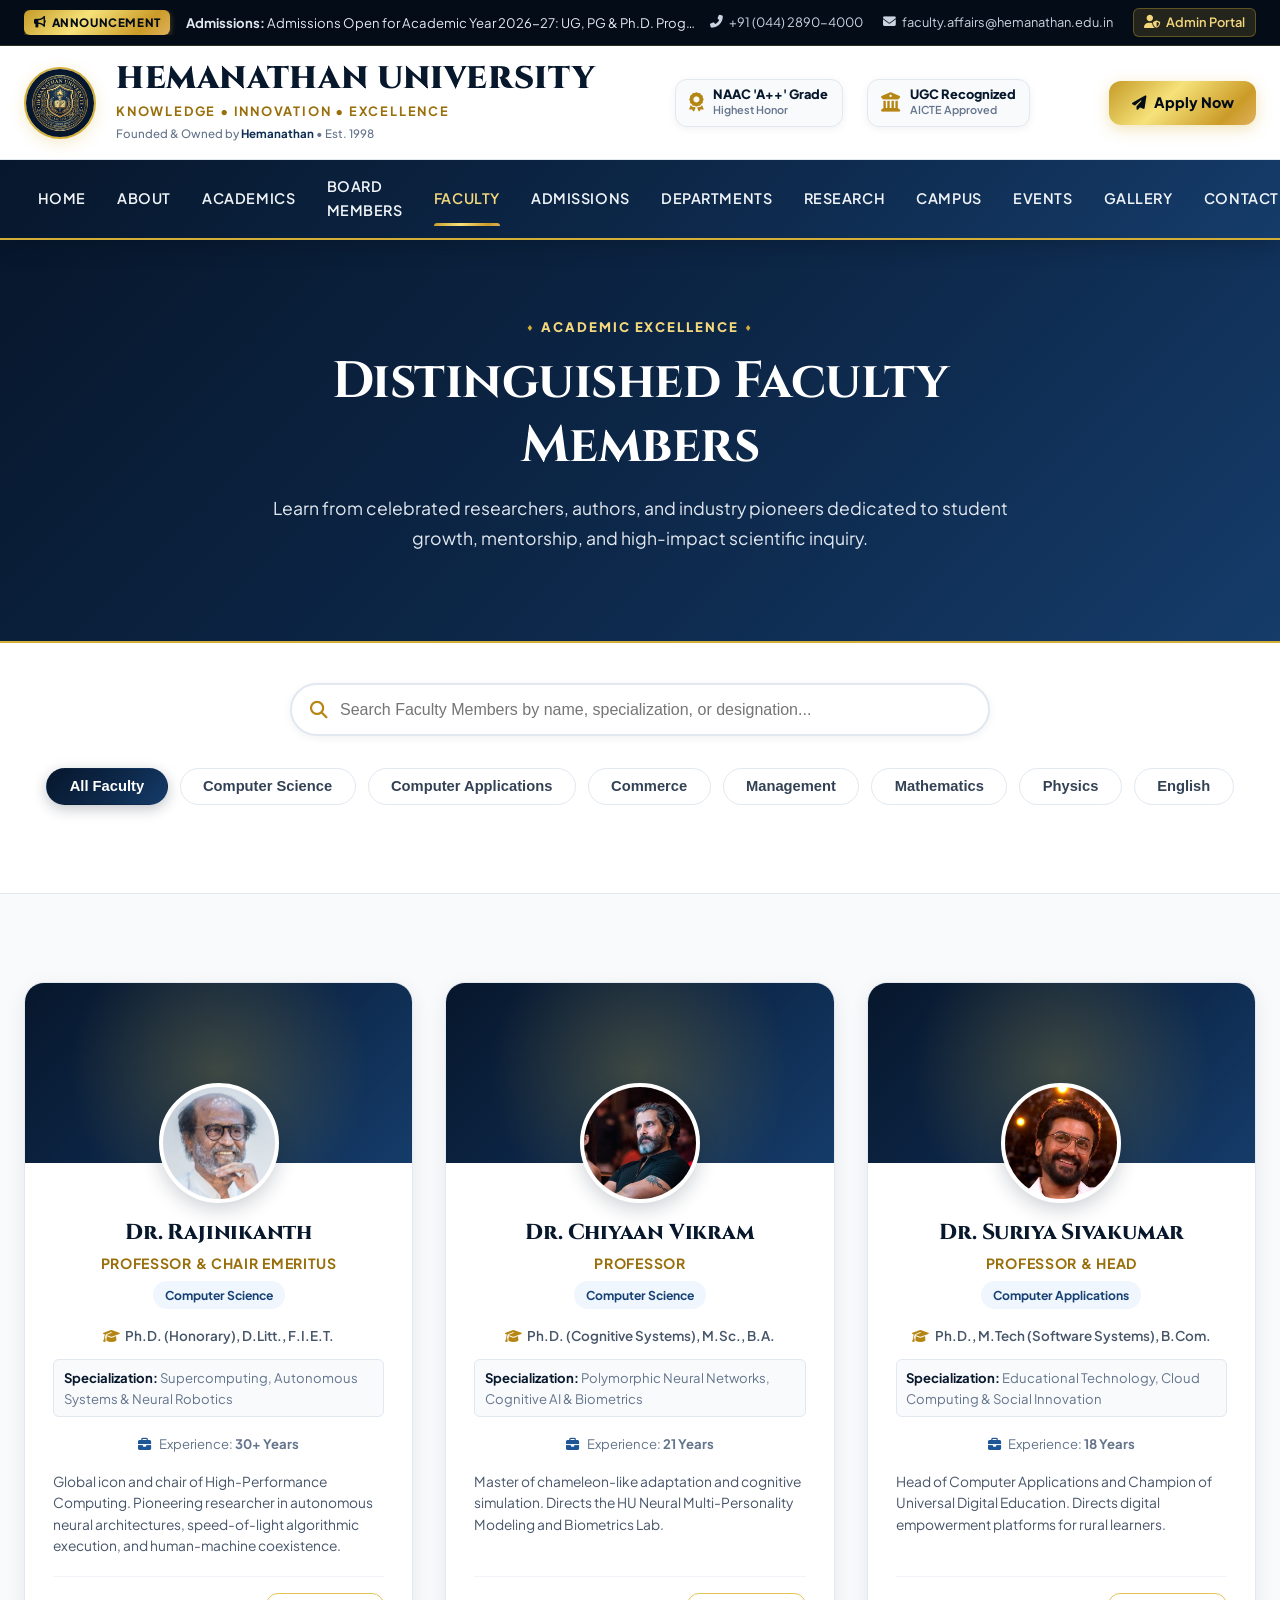
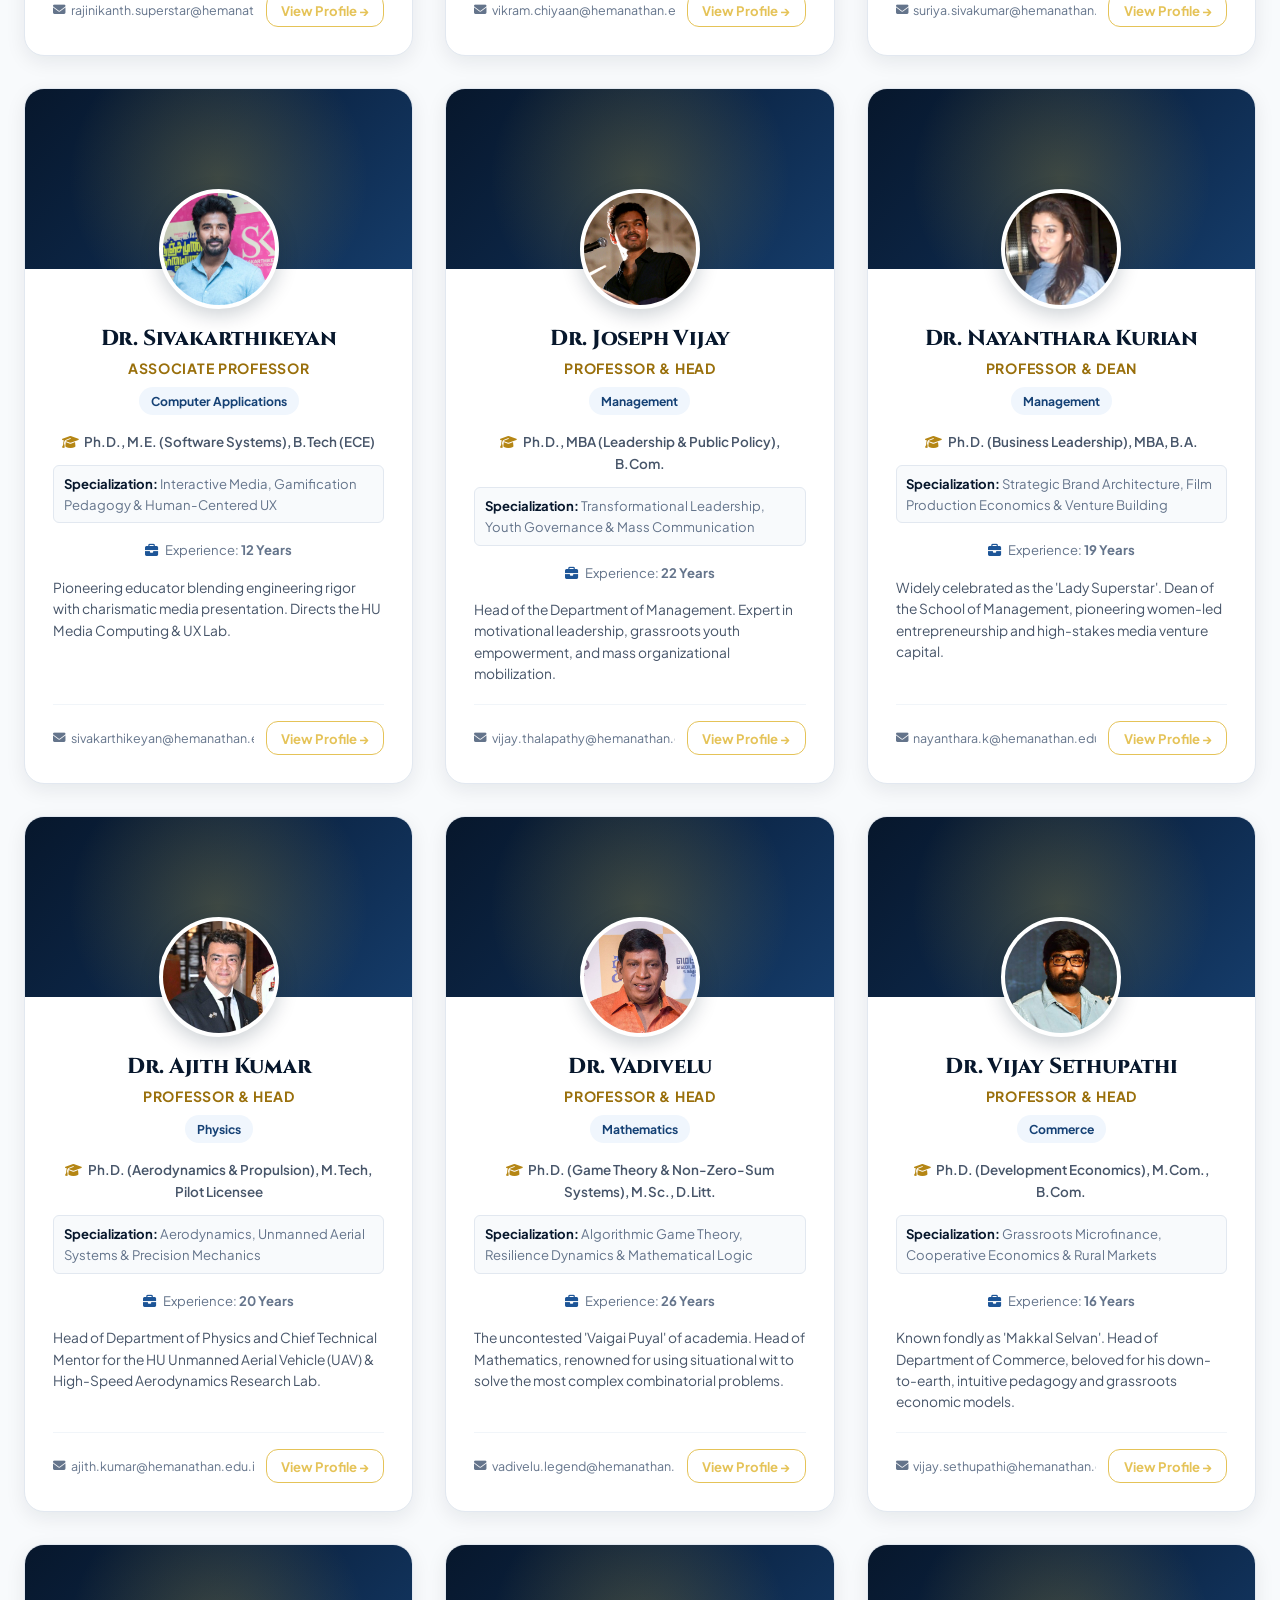
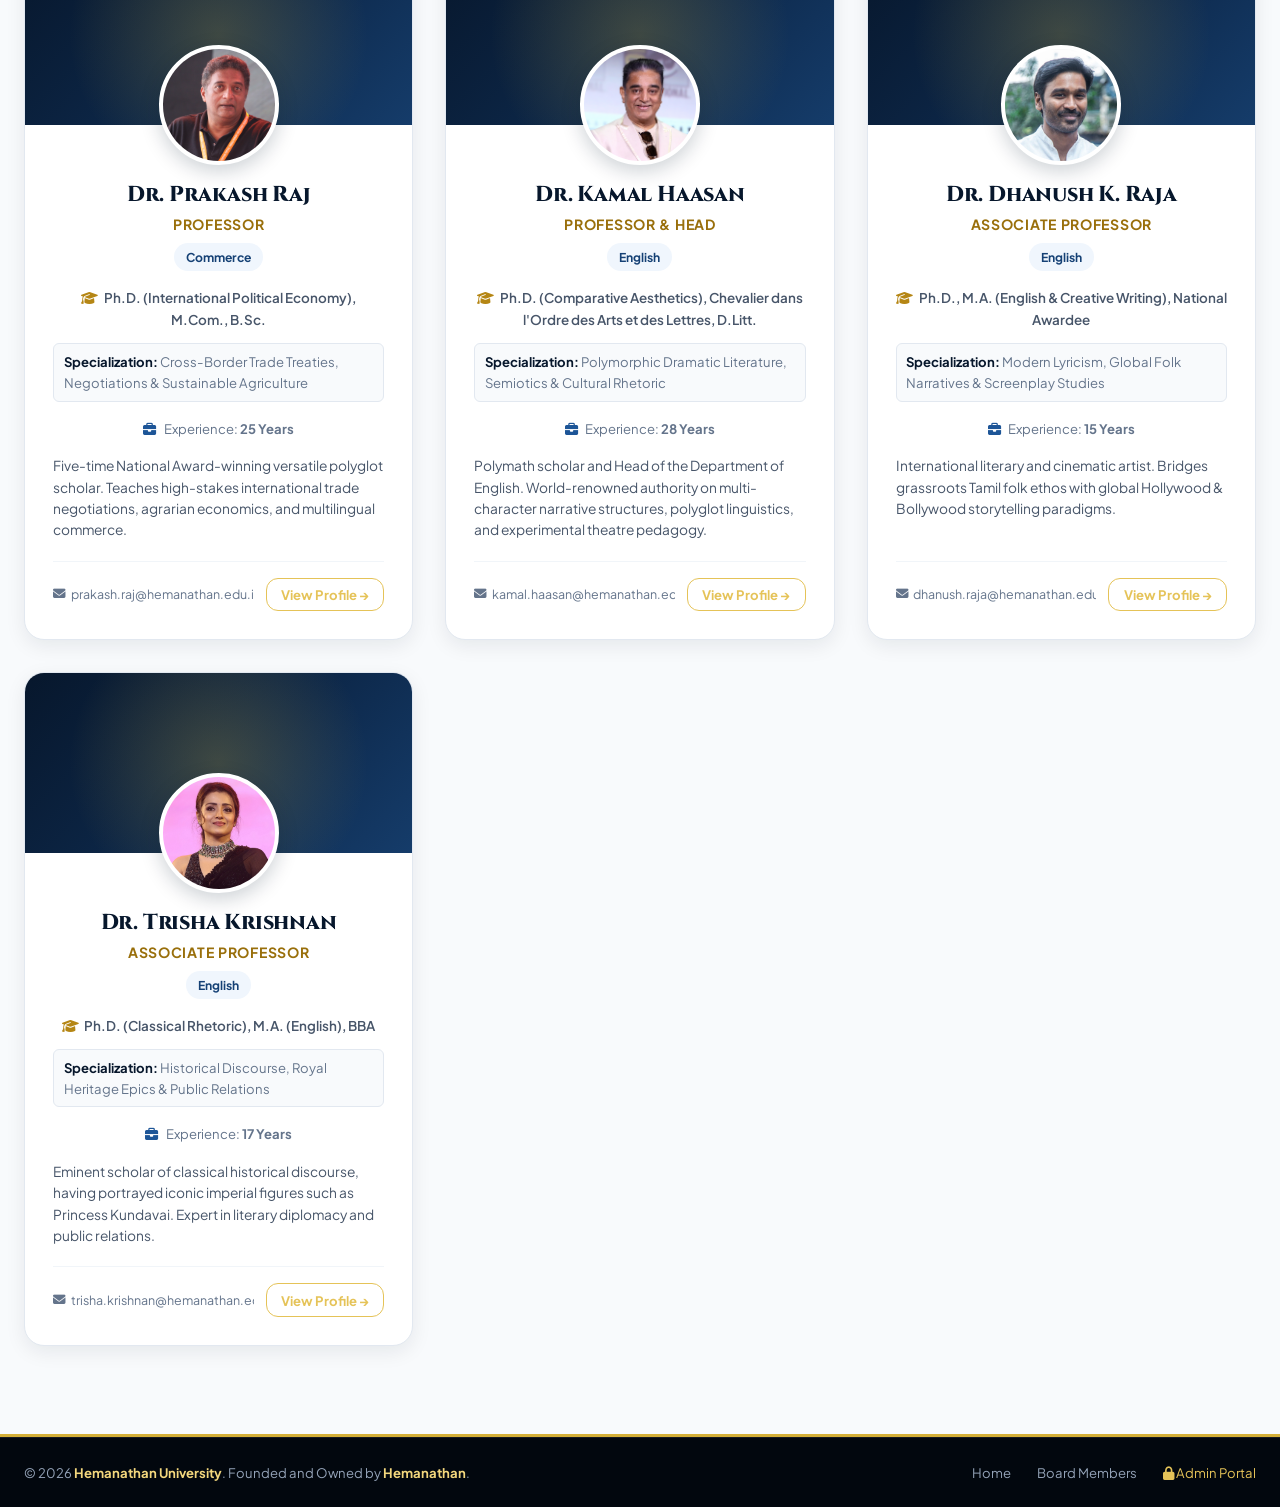
<file: faculty.html>
<!DOCTYPE html>
<html lang="en">
<head>
  <meta charset="UTF-8">
  <meta name="viewport" content="width=device-width, initial-scale=1.0">
  <title>Faculty Members | Hemanathan University</title>
  <meta name="description" content="Explore the distinguished academic faculty of Hemanathan University. Filter by department or search by specialization and academic qualifications.">
  <link rel="icon" type="image/jpeg" href="assets/images/university_crest.jpg">
  
  <link rel="stylesheet" href="https://cdnjs.cloudflare.com/ajax/libs/font-awesome/6.5.1/css/all.min.css">
  <link rel="stylesheet" href="css/main.css">
</head>
<body>

  <!-- TOP NOTICE BAR -->
  <div class="top-notice-bar">
    <div class="container">
      <div class="top-bar-left">
        <span class="notice-badge"><i class="fas fa-bullhorn"></i> Announcement</span>
        <div class="ticker-content" id="announcementTicker">
          <span>Admissions Open for Academic Year 2026-27: UG, PG & Ph.D. Programs</span>
        </div>
      </div>
      <div class="top-bar-right">
        <a href="tel:+914428904000" class="top-bar-link"><i class="fas fa-phone-alt"></i> +91 (044) 2890-4000</a>
        <a href="mailto:faculty.affairs@hemanathan.edu.in" class="top-bar-link"><i class="fas fa-envelope"></i> faculty.affairs@hemanathan.edu.in</a>
        <a href="admin.html" class="top-bar-link admin-btn"><i class="fas fa-user-shield"></i> Admin Portal</a>
      </div>
    </div>
  </div>

  <!-- MAIN HEADER -->
  <header class="main-header">
    <div class="container">
      <a href="index.html" class="brand-wrapper">
        <img src="assets/images/university_crest.jpg" alt="Hemanathan University Crest" class="brand-crest">
        <div class="brand-meta">
          <h1 class="brand-title">Hemanathan University</h1>
          <span class="brand-subtitle">Knowledge • Innovation • Excellence</span>
          <span class="brand-founder-tag">Founded & Owned by <strong>Hemanathan</strong> • Est. 1998</span>
        </div>
      </a>
      <div class="header-accreditations">
        <div class="accreditation-pill">
          <i class="fas fa-award"></i>
          <div class="accreditation-info">
            <span class="acc-title">NAAC 'A++' Grade</span>
            <span class="acc-sub">Highest Honor</span>
          </div>
        </div>
        <div class="accreditation-pill">
          <i class="fas fa-university"></i>
          <div class="accreditation-info">
            <span class="acc-title">UGC Recognized</span>
            <span class="acc-sub">AICTE Approved</span>
          </div>
        </div>
      </div>
      <div class="header-cta-group">
        <a href="admissions.html" class="btn btn-gold"><i class="fas fa-paper-plane"></i> Apply Now</a>
      </div>
    </div>
  </header>

  <!-- NAVBAR -->
  <nav class="navbar">
    <div class="container">
      <button class="mobile-toggle-btn" id="mobileToggle"><i class="fas fa-bars"></i></button>
      <ul class="nav-menu" id="navMenu">
        <li class="nav-item"><a href="index.html" class="nav-link">Home</a></li>
        <li class="nav-item"><a href="about.html" class="nav-link">About</a></li>
        <li class="nav-item"><a href="academics.html" class="nav-link">Academics</a></li>
        <li class="nav-item"><a href="board.html" class="nav-link">Board Members</a></li>
        <li class="nav-item"><a href="faculty.html" class="nav-link active">Faculty</a></li>
        <li class="nav-item"><a href="admissions.html" class="nav-link">Admissions</a></li>
        <li class="nav-item"><a href="departments.html" class="nav-link">Departments</a></li>
        <li class="nav-item"><a href="research.html" class="nav-link">Research</a></li>
        <li class="nav-item"><a href="campus.html" class="nav-link">Campus</a></li>
        <li class="nav-item"><a href="events.html" class="nav-link">Events</a></li>
        <li class="nav-item"><a href="gallery.html" class="nav-link">Gallery</a></li>
        <li class="nav-item"><a href="contact.html" class="nav-link">Contact</a></li>
      </ul>
      <div class="nav-actions">
        <a href="admin.html" class="btn btn-sm btn-outline-gold"><i class="fas fa-user-plus"></i> Add Faculty</a>
      </div>
    </div>
  </nav>

  <!-- PAGE HERO -->
  <section style="background: var(--navy-gradient); color: var(--white); padding: 4.5rem 0; position: relative; border-bottom: 2px solid var(--gold-500);">
    <div class="container text-center" style="text-align: center; max-width: 850px;">
      <span class="section-tag" style="color: var(--gold-300);">Academic Excellence</span>
      <h1 style="color: var(--white); font-size: clamp(2.2rem, 4vw, 3.2rem); margin-bottom: 1rem;">
        Distinguished Faculty Members
      </h1>
      <p style="color: var(--slate-200); font-size: 1.1rem; line-height: 1.7;">
        Learn from celebrated researchers, authors, and industry pioneers dedicated to student growth, mentorship, and high-impact scientific inquiry.
      </p>
    </div>
  </section>

  <!-- FACULTY SEARCH & FILTER CONTROLS -->
  <section style="padding: 2.5rem 0; background: var(--white); border-bottom: 1px solid var(--slate-200);">
    <div class="container">
      <div style="max-width: 700px; margin: 0 auto 2rem auto; position: relative;">
        <input 
          type="text" 
          id="facultySearchInput" 
          placeholder="Search Faculty Members by name, specialization, or designation..." 
          style="width: 100%; padding: 0.95rem 1.25rem 0.95rem 3rem; font-size: 1rem; border: 2px solid var(--slate-200); border-radius: var(--radius-full); outline: none; box-shadow: var(--shadow-sm); transition: all 0.2s;"
        >
        <i class="fas fa-search" style="position: absolute; left: 1.25rem; top: 50%; transform: translateY(-50%); color: var(--gold-600); font-size: 1.1rem;"></i>
      </div>

      <!-- Department filter from prompt -->
      <div class="filter-tabs" id="deptFilterTabs">
        <button class="tab-btn active" data-dept="all">All Faculty</button>
        <button class="tab-btn" data-dept="Computer Science">Computer Science</button>
        <button class="tab-btn" data-dept="Computer Applications">Computer Applications</button>
        <button class="tab-btn" data-dept="Commerce">Commerce</button>
        <button class="tab-btn" data-dept="Management">Management</button>
        <button class="tab-btn" data-dept="Mathematics">Mathematics</button>
        <button class="tab-btn" data-dept="Physics">Physics</button>
        <button class="tab-btn" data-dept="English">English</button>
      </div>
    </div>
  </section>

  <!-- FACULTY DIRECTORY GRID -->
  <section class="section-padding">
    <div class="container">
      <div class="cards-grid" id="facultyGrid">
        <!-- Rendered dynamically -->
      </div>
    </div>
  </section>

  <!-- MEMBER PROFILE MODAL -->
  <div class="member-modal-overlay" id="memberModalOverlay">
    <div class="member-modal-card">
      <button class="modal-close-btn" id="modalCloseBtn" aria-label="Close Profile Modal">&times;</button>
      
      <div class="modal-header-hero">
        <img src="assets/images/university_crest.jpg" alt="Faculty Photo" class="modal-avatar-lg" id="modalMemberPhoto">
        <div class="modal-title-info">
          <h2 class="modal-member-name" id="modalMemberName">Faculty Name</h2>
          <div class="modal-member-pos" id="modalMemberRole">Designation</div>
          <div class="modal-member-dept" id="modalMemberDept">Department</div>
        </div>
      </div>

      <div class="modal-body-content">
        <div class="modal-meta-grid">
          <div class="modal-meta-box">
            <strong>Qualification</strong>
            <span id="modalMemberQual">Ph.D.</span>
          </div>
          <div class="modal-meta-box">
            <strong>Experience</strong>
            <span id="modalMemberExp">12+ Years</span>
          </div>
          <div class="modal-meta-box">
            <strong>Specialization</strong>
            <span id="modalMemberSpec">Machine Learning</span>
          </div>
          <div class="modal-meta-box">
            <strong>Official Email</strong>
            <a href="#" id="modalMemberEmail" style="color: var(--primary-600); font-weight: 700;">email@hemanathan.edu.in</a>
          </div>
        </div>

        <div style="margin-bottom: 2rem;">
          <h4 class="modal-section-title"><i class="fas fa-user-circle"></i> Academic Biography</h4>
          <p id="modalMemberBio" style="color: var(--slate-600); line-height: 1.7;"></p>
        </div>

        <div style="margin-bottom: 2rem;">
          <h4 class="modal-section-title"><i class="fas fa-microscope"></i> Research Interests & Labs</h4>
          <p id="modalMemberResearch" style="color: var(--slate-600); line-height: 1.7;"></p>
        </div>

        <div style="margin-bottom: 2rem;">
          <h4 class="modal-section-title"><i class="fas fa-book"></i> Journal Publications & Patents</h4>
          <p id="modalMemberPubs" style="color: var(--slate-600); line-height: 1.7;"></p>
        </div>

        <div style="margin-bottom: 2.5rem;">
          <h4 class="modal-section-title"><i class="fas fa-trophy"></i> Awards & Research Grants</h4>
          <p id="modalMemberAch" style="color: var(--slate-600); line-height: 1.7;"></p>
        </div>

        <div style="text-align: right; border-top: 1px solid var(--slate-200); padding-top: 1.5rem;">
          <button type="button" class="btn btn-outline-navy" id="modalBackBtn">
            <i class="fas fa-arrow-left"></i> <span id="modalBackBtnText">Back to Faculty</span>
          </button>
        </div>
      </div>
    </div>
  </div>

  <!-- FOOTER -->
  <footer class="site-footer">
    <div class="footer-bottom">
      <div class="container">
        <div class="footer-legal-copy">
          &copy; 2026 <strong>Hemanathan University</strong>. Founded and Owned by <strong>Hemanathan</strong>.
        </div>
        <div>
          <a href="index.html" style="color: var(--slate-400); margin-right: 1.5rem;">Home</a>
          <a href="board.html" style="color: var(--slate-400); margin-right: 1.5rem;">Board Members</a>
          <a href="admin.html" style="color: var(--gold-400);"><i class="fas fa-lock"></i> Admin Portal</a>
        </div>
      </div>
    </div>
  </footer>

  <script src="js/data.js"></script>
  <script src="js/main.js"></script>
  <script>
    let currentDept = 'all';
    let currentSearch = '';

    document.addEventListener('DOMContentLoaded', () => {
      // Check URL parameters for dept
      const urlParams = new URLSearchParams(window.location.search);
      const paramDept = urlParams.get('dept');
      if (paramDept) {
        currentDept = paramDept.replace('-', ' ');
        document.querySelectorAll('#deptFilterTabs .tab-btn').forEach(btn => {
          if (btn.getAttribute('data-dept').toLowerCase() === currentDept.toLowerCase()) {
            btn.classList.add('active');
          } else {
            btn.classList.remove('active');
          }
        });
      }

      renderFaculty();

      // Setup Search Listener
      const searchInput = document.getElementById('facultySearchInput');
      if (searchInput) {
        searchInput.addEventListener('input', (e) => {
          currentSearch = e.target.value.trim();
          renderFaculty();
        });
      }

      // Setup Tab Listeners
      const tabs = document.querySelectorAll('#deptFilterTabs .tab-btn');
      tabs.forEach(tab => {
        tab.addEventListener('click', () => {
          tabs.forEach(t => t.classList.remove('active'));
          tab.classList.add('active');
          currentDept = tab.getAttribute('data-dept');
          renderFaculty();
        });
      });
    });

    function renderFaculty() {
      renderFacultyMembers('facultyGrid', { dept: currentDept, query: currentSearch });
    }

    function resetFacultyFilters() {
      currentDept = 'all';
      currentSearch = '';
      const searchInput = document.getElementById('facultySearchInput');
      if (searchInput) searchInput.value = '';
      document.querySelectorAll('#deptFilterTabs .tab-btn').forEach((t, i) => {
        if (i === 0) t.classList.add('active');
        else t.classList.remove('active');
      });
      renderFaculty();
    }
    window.resetFacultyFilters = resetFacultyFilters;
  </script>
</body>
</html>
</file>
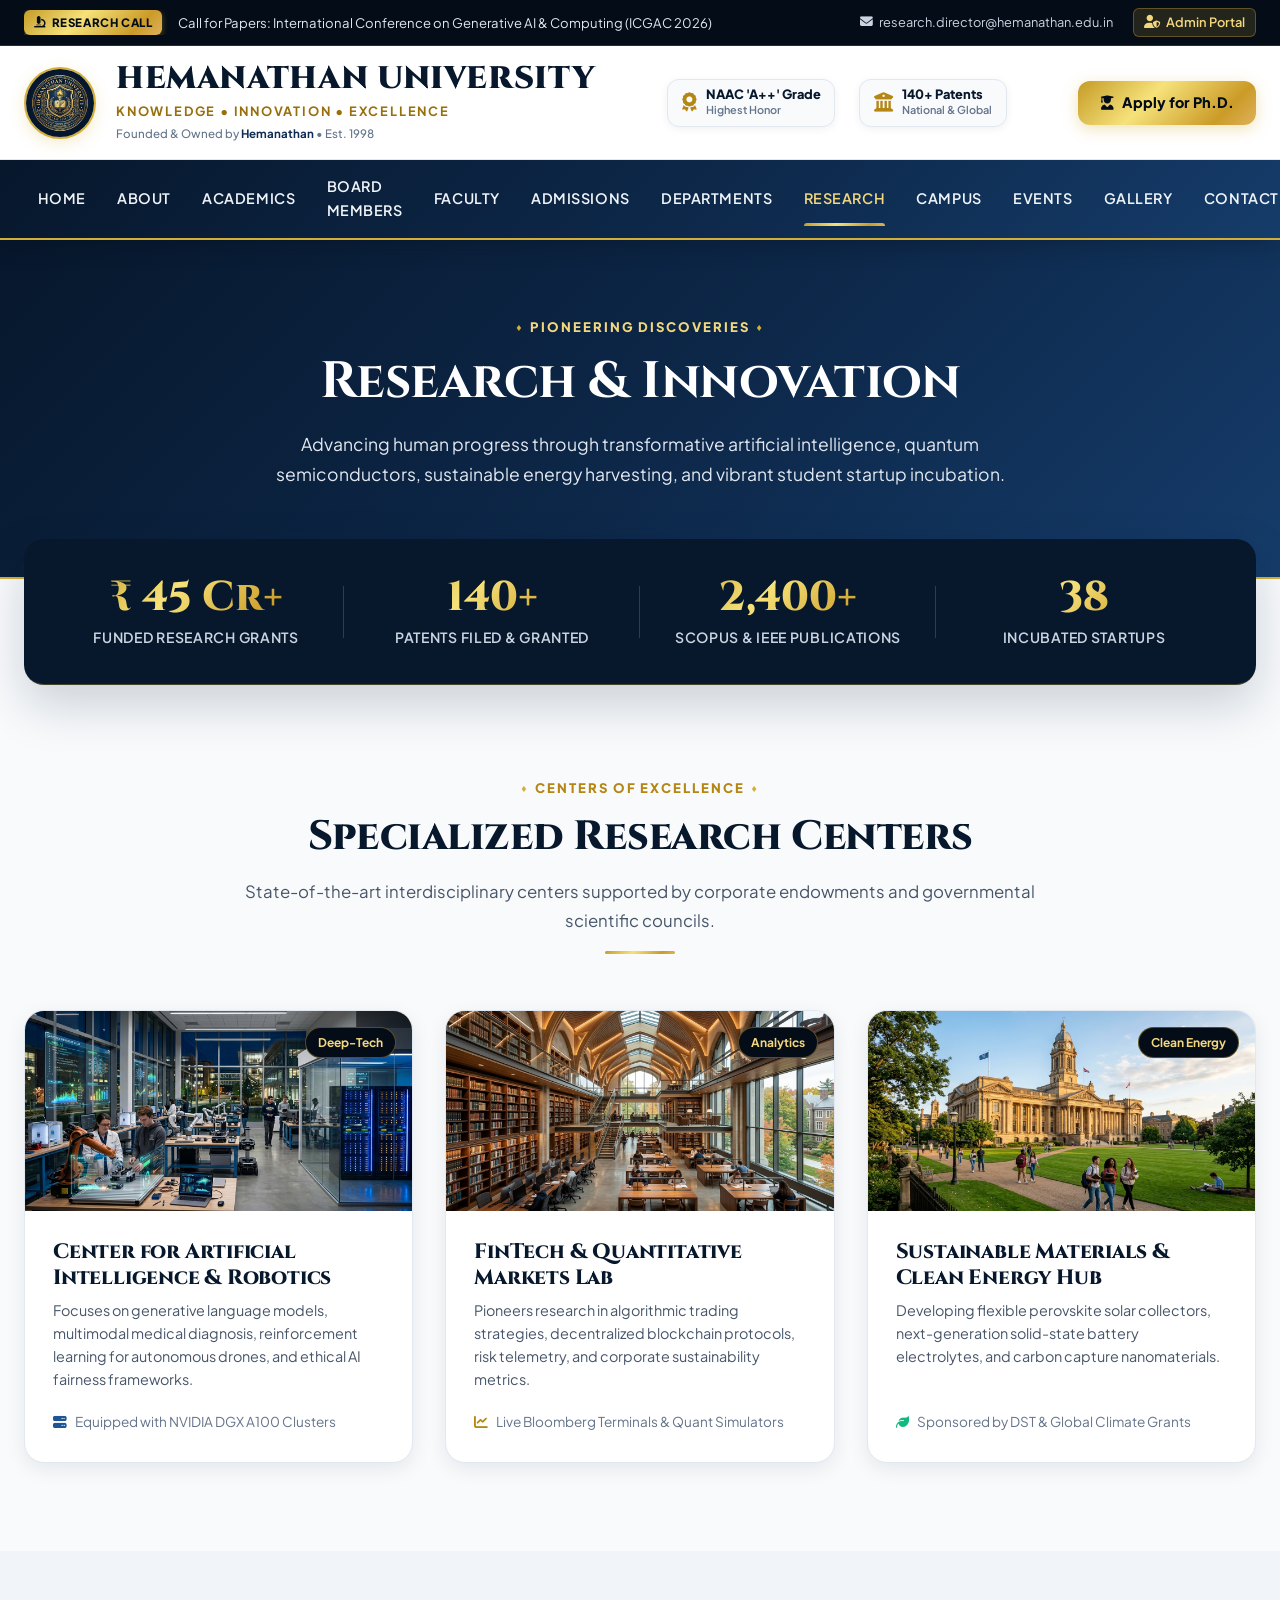
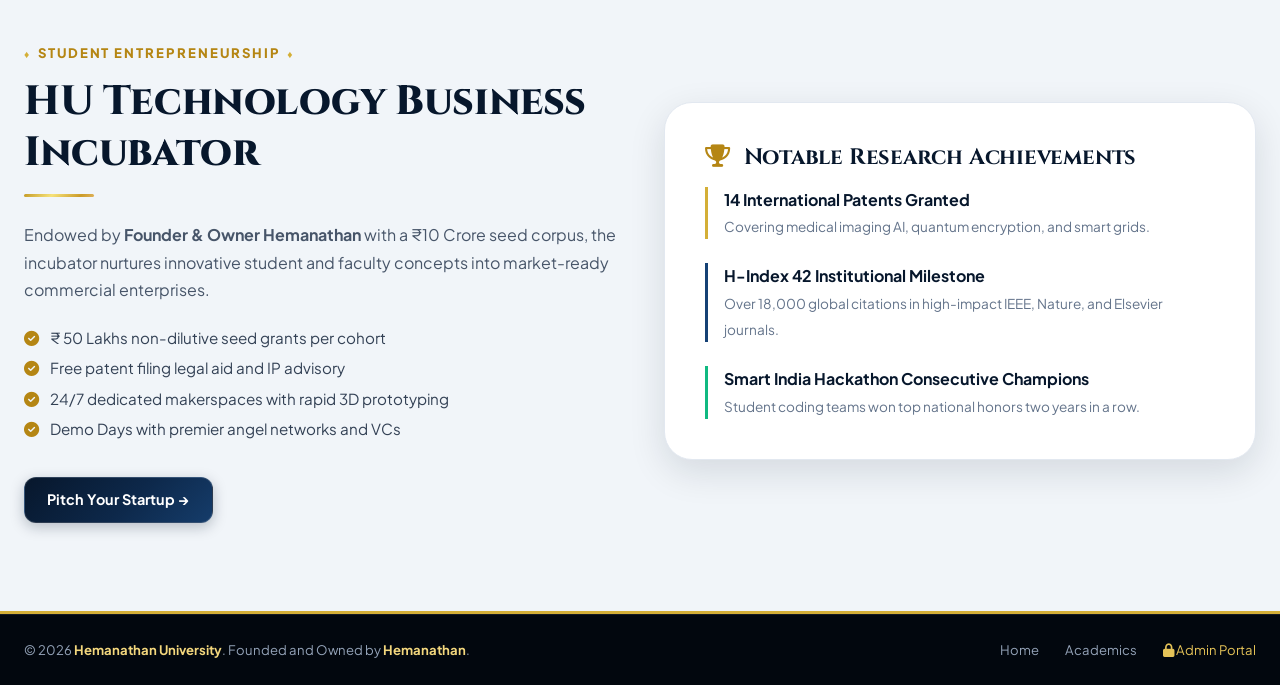
<file: research.html>
<!DOCTYPE html>
<html lang="en">
<head>
  <meta charset="UTF-8">
  <meta name="viewport" content="width=device-width, initial-scale=1.0">
  <title>Research & Innovation | Hemanathan University</title>
  <meta name="description" content="Explore cutting-edge research centers, patents, peer-reviewed publications, and student startup incubation at Hemanathan University.">
  <link rel="icon" type="image/jpeg" href="assets/images/university_crest.jpg">
  
  <link rel="stylesheet" href="https://cdnjs.cloudflare.com/ajax/libs/font-awesome/6.5.1/css/all.min.css">
  <link rel="stylesheet" href="css/main.css">
</head>
<body>

  <!-- TOP NOTICE BAR -->
  <div class="top-notice-bar">
    <div class="container">
      <div class="top-bar-left">
        <span class="notice-badge"><i class="fas fa-microscope"></i> Research Call</span>
        <div class="ticker-content">
          <span>Call for Papers: International Conference on Generative AI & Computing (ICGAC 2026)</span>
        </div>
      </div>
      <div class="top-bar-right">
        <a href="mailto:research.director@hemanathan.edu.in" class="top-bar-link"><i class="fas fa-envelope"></i> research.director@hemanathan.edu.in</a>
        <a href="admin.html" class="top-bar-link admin-btn"><i class="fas fa-user-shield"></i> Admin Portal</a>
      </div>
    </div>
  </div>

  <!-- MAIN HEADER -->
  <header class="main-header">
    <div class="container">
      <a href="index.html" class="brand-wrapper">
        <img src="assets/images/university_crest.jpg" alt="Hemanathan University Crest" class="brand-crest">
        <div class="brand-meta">
          <h1 class="brand-title">Hemanathan University</h1>
          <span class="brand-subtitle">Knowledge • Innovation • Excellence</span>
          <span class="brand-founder-tag">Founded & Owned by <strong>Hemanathan</strong> • Est. 1998</span>
        </div>
      </a>
      <div class="header-accreditations">
        <div class="accreditation-pill">
          <i class="fas fa-award"></i>
          <div class="accreditation-info">
            <span class="acc-title">NAAC 'A++' Grade</span>
            <span class="acc-sub">Highest Honor</span>
          </div>
        </div>
        <div class="accreditation-pill">
          <i class="fas fa-university"></i>
          <div class="accreditation-info">
            <span class="acc-title">140+ Patents</span>
            <span class="acc-sub">National & Global</span>
          </div>
        </div>
      </div>
      <div class="header-cta-group">
        <a href="admissions.html?course=Ph.D." class="btn btn-gold"><i class="fas fa-user-graduate"></i> Apply for Ph.D.</a>
      </div>
    </div>
  </header>

  <!-- NAVBAR -->
  <nav class="navbar">
    <div class="container">
      <button class="mobile-toggle-btn" id="mobileToggle"><i class="fas fa-bars"></i></button>
      <ul class="nav-menu" id="navMenu">
        <li class="nav-item"><a href="index.html" class="nav-link">Home</a></li>
        <li class="nav-item"><a href="about.html" class="nav-link">About</a></li>
        <li class="nav-item"><a href="academics.html" class="nav-link">Academics</a></li>
        <li class="nav-item"><a href="board.html" class="nav-link">Board Members</a></li>
        <li class="nav-item"><a href="faculty.html" class="nav-link">Faculty</a></li>
        <li class="nav-item"><a href="admissions.html" class="nav-link">Admissions</a></li>
        <li class="nav-item"><a href="departments.html" class="nav-link">Departments</a></li>
        <li class="nav-item"><a href="research.html" class="nav-link active">Research</a></li>
        <li class="nav-item"><a href="campus.html" class="nav-link">Campus</a></li>
        <li class="nav-item"><a href="events.html" class="nav-link">Events</a></li>
        <li class="nav-item"><a href="gallery.html" class="nav-link">Gallery</a></li>
        <li class="nav-item"><a href="contact.html" class="nav-link">Contact</a></li>
      </ul>
      <div class="nav-actions">
        <a href="admin.html" class="btn btn-sm btn-outline-gold"><i class="fas fa-cog"></i> Admin Portal</a>
      </div>
    </div>
  </nav>

  <!-- PAGE HERO -->
  <section style="background: var(--navy-gradient); color: var(--white); padding: 4.5rem 0; position: relative; border-bottom: 2px solid var(--gold-500);">
    <div class="container text-center" style="text-align: center; max-width: 850px;">
      <span class="section-tag" style="color: var(--gold-300);">Pioneering Discoveries</span>
      <h1 style="color: var(--white); font-size: clamp(2.2rem, 4vw, 3.2rem); margin-bottom: 1rem;">
        Research & Innovation
      </h1>
      <p style="color: var(--slate-200); font-size: 1.1rem; line-height: 1.7;">
        Advancing human progress through transformative artificial intelligence, quantum semiconductors, sustainable energy harvesting, and vibrant student startup incubation.
      </p>
    </div>
  </section>

  <!-- RESEARCH STATS -->
  <div class="container">
    <div class="stats-strip" style="margin-top: -2.5rem;">
      <div class="stats-grid">
        <div class="stat-item">
          <div class="stat-number">₹ 45 Cr+</div>
          <div class="stat-label">Funded Research Grants</div>
        </div>
        <div class="stat-item">
          <div class="stat-number">140+</div>
          <div class="stat-label">Patents Filed & Granted</div>
        </div>
        <div class="stat-item">
          <div class="stat-number">2,400+</div>
          <div class="stat-label">Scopus & IEEE Publications</div>
        </div>
        <div class="stat-item">
          <div class="stat-number">38</div>
          <div class="stat-label">Incubated Startups</div>
        </div>
      </div>
    </div>
  </div>

  <!-- RESEARCH CENTERS -->
  <section class="section-padding">
    <div class="container">
      <div class="section-header">
        <span class="section-tag">Centers of Excellence</span>
        <h2 class="section-title">Specialized Research Centers</h2>
        <p class="section-desc">
          State-of-the-art interdisciplinary centers supported by corporate endowments and governmental scientific councils.
        </p>
        <div class="title-underline"></div>
      </div>

      <div style="display: grid; grid-template-columns: repeat(auto-fit, minmax(320px, 1fr)); gap: 2rem;">
        
        <div class="dept-card">
          <div class="dept-image-box">
            <img src="assets/images/ai_research_lab.jpg" alt="AI Research Center" class="dept-image">
            <span class="dept-badge">Deep-Tech</span>
          </div>
          <div class="dept-content">
            <h3 class="dept-name">Center for Artificial Intelligence & Robotics</h3>
            <p class="dept-desc">
              Focuses on generative language models, multimodal medical diagnosis, reinforcement learning for autonomous drones, and ethical AI fairness frameworks.
            </p>
            <div style="font-size: 0.85rem; color: var(--slate-500); margin-top: auto;">
              <i class="fas fa-server" style="color: var(--primary-600); margin-right: 0.35rem;"></i> Equipped with NVIDIA DGX A100 Clusters
            </div>
          </div>
        </div>

        <div class="dept-card">
          <div class="dept-image-box">
            <img src="assets/images/digital_library.jpg" alt="Data & FinTech Lab" class="dept-image">
            <span class="dept-badge">Analytics</span>
          </div>
          <div class="dept-content">
            <h3 class="dept-name">FinTech & Quantitative Markets Lab</h3>
            <p class="dept-desc">
              Pioneers research in algorithmic trading strategies, decentralized blockchain protocols, risk telemetry, and corporate sustainability metrics.
            </p>
            <div style="font-size: 0.85rem; color: var(--slate-500); margin-top: auto;">
              <i class="fas fa-chart-line" style="color: var(--gold-600); margin-right: 0.35rem;"></i> Live Bloomberg Terminals & Quant Simulators
            </div>
          </div>
        </div>

        <div class="dept-card">
          <div class="dept-image-box">
            <img src="assets/images/campus_hero.jpg" alt="Green Energy Lab" class="dept-image">
            <span class="dept-badge">Clean Energy</span>
          </div>
          <div class="dept-content">
            <h3 class="dept-name">Sustainable Materials & Clean Energy Hub</h3>
            <p class="dept-desc">
              Developing flexible perovskite solar collectors, next-generation solid-state battery electrolytes, and carbon capture nanomaterials.
            </p>
            <div style="font-size: 0.85rem; color: var(--slate-500); margin-top: auto;">
              <i class="fas fa-leaf" style="color: var(--success); margin-right: 0.35rem;"></i> Sponsored by DST & Global Climate Grants
            </div>
          </div>
        </div>

      </div>
    </div>
  </section>

  <!-- STARTUP INCUBATION & PATENTS -->
  <section class="section-padding" style="background: var(--slate-100);">
    <div class="container">
      <div style="display: grid; grid-template-columns: 1fr 1fr; gap: 3rem; align-items: center;">
        <div>
          <span class="section-tag">Student Entrepreneurship</span>
          <h2 class="section-title">HU Technology Business Incubator</h2>
          <div class="title-underline" style="margin: 0 0 1.5rem 0;"></div>
          <p style="color: var(--slate-600); line-height: 1.7; margin-bottom: 1.25rem;">
            Endowed by <strong>Founder & Owner Hemanathan</strong> with a ₹10 Crore seed corpus, the incubator nurtures innovative student and faculty concepts into market-ready commercial enterprises.
          </p>
          <ul style="list-style: none; padding: 0; margin: 0 0 2rem 0; color: var(--slate-700); font-size: 0.95rem; line-height: 2;">
            <li><i class="fas fa-check-circle" style="color: var(--gold-600); margin-right: 0.5rem;"></i> ₹ 50 Lakhs non-dilutive seed grants per cohort</li>
            <li><i class="fas fa-check-circle" style="color: var(--gold-600); margin-right: 0.5rem;"></i> Free patent filing legal aid and IP advisory</li>
            <li><i class="fas fa-check-circle" style="color: var(--gold-600); margin-right: 0.5rem;"></i> 24/7 dedicated makerspaces with rapid 3D prototyping</li>
            <li><i class="fas fa-check-circle" style="color: var(--gold-600); margin-right: 0.5rem;"></i> Demo Days with premier angel networks and VCs</li>
          </ul>
          <a href="contact.html" class="btn btn-primary">Pitch Your Startup &rarr;</a>
        </div>

        <div>
          <div style="background: var(--white); border-radius: var(--radius-xl); padding: 2.5rem; border: 1px solid var(--slate-200); box-shadow: var(--shadow-lg);">
            <h3 style="font-family: var(--font-serif); font-size: 1.4rem; color: var(--primary-900); margin-bottom: 1rem;">
              <i class="fas fa-trophy" style="color: var(--gold-600); margin-right: 0.5rem;"></i> Notable Research Achievements
            </h3>
            <div style="border-left: 3px solid var(--gold-500); padding-left: 1rem; margin-bottom: 1.5rem;">
              <strong style="color: var(--primary-900); display: block; font-size: 1rem;">14 International Patents Granted</strong>
              <span style="font-size: 0.85rem; color: var(--slate-500);">Covering medical imaging AI, quantum encryption, and smart grids.</span>
            </div>
            <div style="border-left: 3px solid var(--primary-700); padding-left: 1rem; margin-bottom: 1.5rem;">
              <strong style="color: var(--primary-900); display: block; font-size: 1rem;">H-Index 42 Institutional Milestone</strong>
              <span style="font-size: 0.85rem; color: var(--slate-500);">Over 18,000 global citations in high-impact IEEE, Nature, and Elsevier journals.</span>
            </div>
            <div style="border-left: 3px solid var(--success); padding-left: 1rem;">
              <strong style="color: var(--primary-900); display: block; font-size: 1rem;">Smart India Hackathon Consecutive Champions</strong>
              <span style="font-size: 0.85rem; color: var(--slate-500);">Student coding teams won top national honors two years in a row.</span>
            </div>
          </div>
        </div>
      </div>
    </div>
  </section>

  <!-- FOOTER -->
  <footer class="site-footer">
    <div class="footer-bottom">
      <div class="container">
        <div class="footer-legal-copy">
          &copy; 2026 <strong>Hemanathan University</strong>. Founded and Owned by <strong>Hemanathan</strong>.
        </div>
        <div>
          <a href="index.html" style="color: var(--slate-400); margin-right: 1.5rem;">Home</a>
          <a href="academics.html" style="color: var(--slate-400); margin-right: 1.5rem;">Academics</a>
          <a href="admin.html" style="color: var(--gold-400);"><i class="fas fa-lock"></i> Admin Portal</a>
        </div>
      </div>
    </div>
  </footer>

  <script src="js/data.js"></script>
  <script src="js/main.js"></script>
</body>
</html>
</file>
<file: css/main.css>
/* ==========================================================================
   HEMANATHAN UNIVERSITY - OFFICIAL DESIGN SYSTEM
   Founded & Owned by Hemanathan
   Aesthetics: Deep Academic Navy, Radiant Gold, Crisp Ivory & White
   ========================================================================== */

@import url('https://fonts.googleapis.com/css2?family=Cinzel:wght@500;600;700;800;900&family=Plus+Jakarta+Sans:wght@300;400;500;600;700;800&family=Playfair+Display:ital,wght@0,600;0,700;1,400&family=Inter:wght@400;500;600;700&display=swap');

:root {
  /* Color Palette */
  --primary-950: #040c17;
  --primary-900: #07172c;
  --primary-850: #0b2240;
  --primary-800: #0e2d53;
  --primary-700: #154175;
  --primary-600: #1d5597;
  --primary-500: #256bb8;
  --primary-100: #e0ecfb;
  --primary-50:  #f0f6fd;

  /* Radiant Gold Palette */
  --gold-700: #996f0b;
  --gold-600: #b58614;
  --gold-500: #d4af37;
  --gold-400: #e5c358;
  --gold-300: #f3d77d;
  --gold-100: #fbf5e2;
  --gold-50:  #fefdf8;

  /* Metallic Gradients */
  --gold-gradient: linear-gradient(135deg, #c59b27 0%, #f6e27a 40%, #cb9b28 80%, #dfb15b 100%);
  --gold-gradient-soft: linear-gradient(135deg, #fef8e7 0%, #fbf1d3 100%);
  --navy-gradient: linear-gradient(135deg, #07172c 0%, #0d284a 55%, #153c6a 100%);
  --navy-radial: radial-gradient(circle at 80% 20%, #164070 0%, #07172c 70%);
  --surface-gradient: linear-gradient(180deg, #ffffff 0%, #f8fafc 100%);
  --glass-bg: rgba(255, 255, 255, 0.88);
  --glass-border: rgba(212, 175, 55, 0.25);
  --dark-glass: rgba(7, 23, 44, 0.85);

  /* Neutrals */
  --slate-900: #0f172a;
  --slate-800: #1e293b;
  --slate-700: #334155;
  --slate-600: #475569;
  --slate-500: #64748b;
  --slate-400: #94a3b8;
  --slate-300: #cbd5e1;
  --slate-200: #e2e8f0;
  --slate-100: #f1f5f9;
  --slate-50:  #f8fafc;
  --white:     #ffffff;

  /* Accents */
  --success: #10b981;
  --danger:  #ef4444;
  --warning: #f59e0b;

  /* Typography */
  --font-serif: 'Cinzel', 'Playfair Display', Georgia, serif;
  --font-accent-serif: 'Playfair Display', Georgia, serif;
  --font-sans: 'Plus Jakarta Sans', 'Inter', -apple-system, BlinkMacSystemFont, 'Segoe UI', Roboto, sans-serif;

  /* Shadows & Elevation */
  --shadow-sm: 0 2px 8px rgba(7, 23, 44, 0.06);
  --shadow-md: 0 6px 20px rgba(7, 23, 44, 0.08);
  --shadow-lg: 0 12px 36px rgba(7, 23, 44, 0.12);
  --shadow-xl: 0 20px 50px rgba(7, 23, 44, 0.18);
  --shadow-gold: 0 8px 30px rgba(212, 175, 55, 0.25);
  --shadow-inner: inset 0 2px 4px rgba(0, 0, 0, 0.06);

  /* Radii */
  --radius-sm: 6px;
  --radius-md: 12px;
  --radius-lg: 20px;
  --radius-xl: 28px;
  --radius-full: 9999px;

  /* Transitions */
  --transition-fast: 0.2s cubic-bezier(0.4, 0, 0.2, 1);
  --transition-smooth: 0.35s cubic-bezier(0.16, 1, 0.3, 1);
  --transition-bounce: 0.5s cubic-bezier(0.34, 1.56, 0.64, 1);
}

/* RESET & BASE */
*, *::before, *::after {
  box-sizing: border-box;
  margin: 0;
  padding: 0;
}

html {
  scroll-behavior: smooth;
  font-size: 16px;
  -webkit-text-size-adjust: 100%;
}

body {
  font-family: var(--font-sans);
  background-color: var(--slate-50);
  color: var(--slate-700);
  line-height: 1.65;
  overflow-x: hidden;
  min-height: 100vh;
  display: flex;
  flex-direction: column;
}

img {
  max-width: 100%;
  height: auto;
  display: block;
}

a {
  color: var(--primary-600);
  text-decoration: none;
  transition: color var(--transition-fast);
}

a:hover {
  color: var(--gold-600);
}

h1, h2, h3, h4, h5, h6 {
  color: var(--primary-900);
  font-family: var(--font-serif);
  font-weight: 700;
  line-height: 1.25;
  letter-spacing: -0.01em;
}

h1 { font-size: clamp(2.2rem, 4vw, 3.4rem); }
h2 { font-size: clamp(1.8rem, 3vw, 2.6rem); }
h3 { font-size: clamp(1.3rem, 2vw, 1.8rem); }
h4 { font-size: 1.2rem; }

p {
  margin-bottom: 1rem;
}

.container {
  width: 100%;
  max-width: 1280px;
  margin-left: auto;
  margin-right: auto;
  padding-left: 1.5rem;
  padding-right: 1.5rem;
}

.container-wide {
  max-width: 1440px;
  margin-left: auto;
  margin-right: auto;
  padding-left: 1.5rem;
  padding-right: 1.5rem;
}

/* ==========================================================================
   ANNOUNCEMENT TICKER & TOP BAR
   ========================================================================== */
.top-notice-bar {
  background: var(--primary-950);
  color: var(--slate-300);
  font-size: 0.82rem;
  padding: 0.5rem 0;
  border-bottom: 1px solid rgba(212, 175, 55, 0.2);
  position: relative;
  z-index: 1050;
}

.top-notice-bar .container {
  display: flex;
  justify-content: space-between;
  align-items: center;
  flex-wrap: wrap;
  gap: 0.75rem;
}

.top-bar-left {
  display: flex;
  align-items: center;
  gap: 1rem;
  flex: 1;
  min-width: 280px;
  overflow: hidden;
}

.notice-badge {
  background: var(--gold-gradient);
  color: var(--primary-950);
  font-weight: 800;
  font-size: 0.72rem;
  padding: 0.2rem 0.6rem;
  border-radius: var(--radius-sm);
  text-transform: uppercase;
  letter-spacing: 0.05em;
  white-space: nowrap;
  display: inline-flex;
  align-items: center;
  gap: 0.35rem;
  box-shadow: 0 2px 6px rgba(212, 175, 55, 0.4);
}

.ticker-content {
  white-space: nowrap;
  overflow: hidden;
  text-overflow: ellipsis;
  color: var(--slate-200);
}

.ticker-content a {
  color: var(--gold-300);
  font-weight: 600;
  text-decoration: underline;
  text-underline-offset: 3px;
}

.ticker-content a:hover {
  color: var(--white);
}

.top-bar-right {
  display: flex;
  align-items: center;
  gap: 1.25rem;
}

.top-bar-link {
  color: var(--slate-300);
  font-size: 0.8rem;
  display: inline-flex;
  align-items: center;
  gap: 0.35rem;
  transition: color var(--transition-fast);
}

.top-bar-link:hover {
  color: var(--gold-400);
}

.top-bar-link.admin-btn {
  background: rgba(212, 175, 55, 0.15);
  border: 1px solid rgba(212, 175, 55, 0.35);
  padding: 0.2rem 0.65rem;
  border-radius: var(--radius-sm);
  color: var(--gold-300);
  font-weight: 600;
}

.top-bar-link.admin-btn:hover {
  background: var(--gold-gradient);
  color: var(--primary-950);
  border-color: transparent;
}

/* ==========================================================================
   MAIN BRAND HEADER
   ========================================================================== */
.main-header {
  background: var(--white);
  border-bottom: 1px solid var(--slate-200);
  padding: 1rem 0;
  position: relative;
  z-index: 1040;
}

.main-header .container {
  display: flex;
  justify-content: space-between;
  align-items: center;
  gap: 1.5rem;
}

.brand-wrapper {
  display: flex;
  align-items: center;
  gap: 1.25rem;
  text-decoration: none;
}

.brand-crest {
  width: 72px;
  height: 72px;
  border-radius: 50%;
  object-fit: cover;
  border: 2px solid var(--gold-500);
  box-shadow: 0 4px 15px rgba(212, 175, 55, 0.25);
  transition: transform var(--transition-smooth);
}

.brand-wrapper:hover .brand-crest {
  transform: rotate(4deg) scale(1.04);
}

.brand-meta {
  display: flex;
  flex-direction: column;
}

.brand-title {
  font-family: var(--font-serif);
  font-size: 1.95rem;
  font-weight: 900;
  color: var(--primary-900);
  letter-spacing: 0.02em;
  line-height: 1.1;
  text-transform: uppercase;
}

.brand-subtitle {
  font-size: 0.8rem;
  font-weight: 700;
  color: var(--gold-700);
  letter-spacing: 0.14em;
  text-transform: uppercase;
  margin-top: 0.25rem;
}

.brand-founder-tag {
  font-size: 0.72rem;
  color: var(--slate-500);
  font-weight: 500;
  margin-top: 0.15rem;
}

.brand-founder-tag strong {
  color: var(--primary-800);
}

.header-accreditations {
  display: flex;
  align-items: center;
  gap: 1.5rem;
}

.accreditation-pill {
  display: flex;
  align-items: center;
  gap: 0.6rem;
  background: var(--slate-50);
  border: 1px solid var(--slate-200);
  padding: 0.45rem 0.85rem;
  border-radius: var(--radius-md);
  box-shadow: var(--shadow-sm);
}

.accreditation-pill i {
  color: var(--gold-600);
  font-size: 1.2rem;
}

.accreditation-info {
  display: flex;
  flex-direction: column;
}

.acc-title {
  font-size: 0.8rem;
  font-weight: 800;
  color: var(--primary-900);
  line-height: 1.1;
}

.acc-sub {
  font-size: 0.68rem;
  color: var(--slate-500);
  font-weight: 600;
}

.header-cta-group {
  display: flex;
  align-items: center;
  gap: 0.85rem;
}

/* ==========================================================================
   PRIMARY NAVIGATION (STICKY GLASSMORPHIC)
   ========================================================================== */
.navbar {
  background: var(--navy-gradient);
  position: sticky;
  top: 0;
  z-index: 1030;
  box-shadow: 0 4px 20px rgba(4, 12, 23, 0.25);
  border-bottom: 2px solid var(--gold-500);
}

.navbar .container {
  display: flex;
  align-items: center;
  justify-content: space-between;
}

.nav-menu {
  display: flex;
  align-items: center;
  list-style: none;
  gap: 0.25rem;
  margin: 0;
  padding: 0;
}

.nav-item {
  position: relative;
}

.nav-link {
  display: inline-flex;
  align-items: center;
  gap: 0.4rem;
  color: var(--slate-100);
  font-size: 0.9rem;
  font-weight: 600;
  padding: 0.95rem 0.85rem;
  text-transform: uppercase;
  letter-spacing: 0.04em;
  transition: all var(--transition-fast);
  position: relative;
}

.nav-link::after {
  content: '';
  position: absolute;
  bottom: 0;
  left: 0.85rem;
  right: 0.85rem;
  height: 3px;
  background: var(--gold-gradient);
  transform: scaleX(0);
  transition: transform var(--transition-fast);
  border-radius: 3px 3px 0 0;
}

.nav-link:hover,
.nav-link.active {
  color: var(--gold-300);
}

.nav-link:hover::after,
.nav-link.active::after {
  transform: scaleX(1);
}

.nav-dropdown {
  position: absolute;
  top: 100%;
  left: 0;
  min-width: 240px;
  background: var(--primary-900);
  border-radius: 0 0 var(--radius-md) var(--radius-md);
  border: 1px solid rgba(212, 175, 55, 0.3);
  border-top: none;
  box-shadow: var(--shadow-xl);
  padding: 0.5rem 0;
  opacity: 0;
  visibility: hidden;
  transform: translateY(10px);
  transition: all var(--transition-fast);
  z-index: 1000;
}

.nav-item:hover .nav-dropdown {
  opacity: 1;
  visibility: visible;
  transform: translateY(0);
}

.dropdown-link {
  display: block;
  padding: 0.65rem 1.25rem;
  color: var(--slate-200);
  font-size: 0.85rem;
  font-weight: 500;
  transition: all var(--transition-fast);
}

.dropdown-link:hover {
  background: rgba(212, 175, 55, 0.12);
  color: var(--gold-300);
  padding-left: 1.5rem;
}

.nav-actions {
  display: flex;
  align-items: center;
  gap: 0.75rem;
}

.mobile-toggle-btn {
  display: none;
  background: transparent;
  border: none;
  color: var(--white);
  font-size: 1.6rem;
  cursor: pointer;
  padding: 0.5rem;
}

/* ==========================================================================
   BUTTONS & CTAS
   ========================================================================== */
.btn {
  display: inline-flex;
  align-items: center;
  justify-content: center;
  gap: 0.5rem;
  padding: 0.65rem 1.4rem;
  font-family: var(--font-sans);
  font-size: 0.9rem;
  font-weight: 700;
  border-radius: var(--radius-md);
  cursor: pointer;
  transition: all var(--transition-smooth);
  border: 1px solid transparent;
  text-decoration: none;
  white-space: nowrap;
}

.btn-sm {
  padding: 0.45rem 0.9rem;
  font-size: 0.82rem;
}

.btn-lg {
  padding: 0.95rem 2rem;
  font-size: 1.05rem;
  border-radius: var(--radius-lg);
}

.btn-primary {
  background: var(--navy-gradient);
  color: var(--white);
  border: 1px solid rgba(255, 255, 255, 0.15);
  box-shadow: 0 4px 14px rgba(7, 23, 44, 0.25);
}

.btn-primary:hover {
  background: var(--primary-700);
  color: var(--white);
  box-shadow: 0 6px 20px rgba(7, 23, 44, 0.35);
  transform: translateY(-2px);
}

.btn-gold {
  background: var(--gold-gradient);
  color: var(--primary-950);
  border: none;
  font-weight: 800;
  box-shadow: 0 4px 15px rgba(212, 175, 55, 0.35);
}

.btn-gold:hover {
  background: linear-gradient(135deg, #f6e27a 0%, #cb9b28 100%);
  color: var(--primary-950);
  box-shadow: 0 8px 25px rgba(212, 175, 55, 0.5);
  transform: translateY(-2px);
}

.btn-outline-gold {
  background: transparent;
  color: var(--gold-400);
  border: 1.5px solid var(--gold-400);
}

.btn-outline-gold:hover {
  background: var(--gold-gradient);
  color: var(--primary-950);
  border-color: transparent;
  box-shadow: var(--shadow-gold);
  transform: translateY(-2px);
}

.btn-outline-white {
  background: rgba(255, 255, 255, 0.1);
  backdrop-filter: blur(10px);
  color: var(--white);
  border: 1.5px solid rgba(255, 255, 255, 0.6);
}

.btn-outline-white:hover {
  background: var(--white);
  color: var(--primary-900);
  transform: translateY(-2px);
}

.btn-outline-navy {
  background: transparent;
  color: var(--primary-900);
  border: 1.5px solid var(--primary-900);
}

.btn-outline-navy:hover {
  background: var(--primary-900);
  color: var(--white);
  transform: translateY(-2px);
}

/* ==========================================================================
   HERO SECTION
   ========================================================================== */
.hero-section {
  position: relative;
  background: var(--primary-950);
  color: var(--white);
  min-height: 82vh;
  display: flex;
  align-items: center;
  overflow: hidden;
}

.hero-background-image {
  position: absolute;
  inset: 0;
  width: 100%;
  height: 100%;
  object-fit: cover;
  opacity: 0.38;
  transform: scale(1.03);
  transition: transform 10s ease;
}

.hero-section:hover .hero-background-image {
  transform: scale(1.08);
}

.hero-overlay {
  position: absolute;
  inset: 0;
  background: linear-gradient(
    135deg,
    rgba(4, 12, 23, 0.94) 0%,
    rgba(7, 23, 44, 0.82) 50%,
    rgba(19, 59, 104, 0.7) 100%
  );
}

.hero-content {
  position: relative;
  z-index: 10;
  padding: 5rem 0;
  max-width: 920px;
}

.hero-pretitle {
  display: inline-flex;
  align-items: center;
  gap: 0.6rem;
  background: rgba(212, 175, 55, 0.18);
  border: 1px solid rgba(212, 175, 55, 0.4);
  color: var(--gold-300);
  padding: 0.4rem 1.1rem;
  border-radius: var(--radius-full);
  font-size: 0.88rem;
  font-weight: 700;
  letter-spacing: 0.08em;
  text-transform: uppercase;
  margin-bottom: 1.5rem;
  backdrop-filter: blur(8px);
}

.hero-title {
  color: var(--white);
  font-size: clamp(2.6rem, 5vw, 4.4rem);
  font-weight: 900;
  letter-spacing: 0.01em;
  line-height: 1.12;
  margin-bottom: 1.25rem;
  text-shadow: 0 4px 20px rgba(0, 0, 0, 0.6);
}

.hero-title span.gold-text {
  background: var(--gold-gradient);
  -webkit-background-clip: text;
  -webkit-text-fill-color: transparent;
  display: inline-block;
}

.hero-subtitle {
  font-family: var(--font-serif);
  font-size: clamp(1.2rem, 2.2vw, 1.7rem);
  color: var(--gold-300);
  letter-spacing: 0.16em;
  text-transform: uppercase;
  font-weight: 700;
  margin-bottom: 1.5rem;
}

.hero-desc {
  font-size: 1.15rem;
  color: var(--slate-200);
  max-width: 780px;
  margin-bottom: 2.5rem;
  line-height: 1.75;
}

.hero-cta-buttons {
  display: flex;
  flex-wrap: wrap;
  gap: 1.25rem;
  margin-bottom: 3.5rem;
}

.hero-highlights {
  display: grid;
  grid-template-columns: repeat(auto-fit, minmax(180px, 1fr));
  gap: 1.25rem;
  border-top: 1px solid rgba(255, 255, 255, 0.15);
  padding-top: 2rem;
}

.hero-highlight-card {
  display: flex;
  align-items: center;
  gap: 0.85rem;
}

.hero-highlight-card i {
  color: var(--gold-400);
  font-size: 1.75rem;
}

.hero-highlight-text strong {
  display: block;
  font-size: 1.05rem;
  color: var(--white);
  font-weight: 700;
}

.hero-highlight-text span {
  font-size: 0.78rem;
  color: var(--slate-300);
}

/* ==========================================================================
   STATISTICS STRIP
   ========================================================================== */
.stats-strip {
  background: var(--primary-900);
  border-bottom: 1px solid rgba(212, 175, 55, 0.3);
  position: relative;
  z-index: 20;
  margin-top: -3rem;
  border-radius: var(--radius-lg);
  box-shadow: var(--shadow-xl);
}

.stats-grid {
  display: grid;
  grid-template-columns: repeat(4, 1fr);
  divide-x: 1px solid rgba(255, 255, 255, 0.1);
  padding: 2.2rem 1.5rem;
}

.stat-item {
  text-align: center;
  padding: 0 1.5rem;
  position: relative;
}

.stat-item:not(:last-child)::after {
  content: '';
  position: absolute;
  right: 0;
  top: 15%;
  height: 70%;
  width: 1px;
  background: rgba(212, 175, 55, 0.25);
}

.stat-number {
  font-family: var(--font-serif);
  font-size: 2.6rem;
  font-weight: 800;
  background: var(--gold-gradient);
  -webkit-background-clip: text;
  -webkit-text-fill-color: transparent;
  line-height: 1.1;
  margin-bottom: 0.35rem;
}

.stat-label {
  font-size: 0.88rem;
  color: var(--slate-300);
  font-weight: 600;
  text-transform: uppercase;
  letter-spacing: 0.05em;
}

/* ==========================================================================
   SECTION HEADERS
   ========================================================================== */
.section-padding {
  padding: 5.5rem 0;
}

.section-padding-sm {
  padding: 3.5rem 0;
}

.section-header {
  text-align: center;
  max-width: 800px;
  margin: 0 auto 3.5rem auto;
}

.section-tag {
  display: inline-flex;
  align-items: center;
  gap: 0.4rem;
  color: var(--gold-600);
  font-size: 0.82rem;
  font-weight: 800;
  text-transform: uppercase;
  letter-spacing: 0.15em;
  margin-bottom: 0.75rem;
}

.section-tag::before,
.section-tag::after {
  content: '♦';
  font-size: 0.65rem;
  color: var(--gold-500);
}

.section-title {
  color: var(--primary-900);
  font-size: clamp(2rem, 3.2vw, 2.8rem);
  font-weight: 800;
  margin-bottom: 1rem;
}

.section-desc {
  font-size: 1.05rem;
  color: var(--slate-600);
  line-height: 1.7;
}

.title-underline {
  width: 70px;
  height: 3px;
  background: var(--gold-gradient);
  margin: 1rem auto 0 auto;
  border-radius: var(--radius-full);
}

/* ==========================================================================
   FOUNDER & OWNER HIGHLIGHT SECTION
   ========================================================================== */
.founder-section {
  background: linear-gradient(180deg, var(--white) 0%, var(--primary-50) 100%);
  position: relative;
}

.founder-card {
  background: var(--white);
  border-radius: var(--radius-xl);
  border: 1px solid var(--slate-200);
  box-shadow: var(--shadow-xl);
  overflow: hidden;
  display: grid;
  grid-template-columns: 1fr 1.3fr;
  position: relative;
}

.founder-image-wrapper {
  position: relative;
  min-height: 480px;
  background: var(--primary-950);
}

.founder-image {
  width: 100%;
  height: 100%;
  object-fit: cover;
  object-position: top center;
}

.founder-image-badge {
  position: absolute;
  bottom: 1.5rem;
  left: 1.5rem;
  right: 1.5rem;
  background: rgba(7, 23, 44, 0.9);
  backdrop-filter: blur(12px);
  border: 1px solid var(--gold-500);
  border-radius: var(--radius-md);
  padding: 1rem 1.25rem;
  color: var(--white);
}

.founder-badge-title {
  font-family: var(--font-serif);
  font-size: 1.3rem;
  font-weight: 700;
  color: var(--gold-300);
}

.founder-badge-role {
  font-size: 0.85rem;
  color: var(--slate-300);
  font-weight: 600;
  text-transform: uppercase;
  letter-spacing: 0.06em;
}

.founder-content-wrapper {
  padding: 3.5rem;
  display: flex;
  flex-direction: column;
  justify-content: center;
}

.founder-quote-box {
  background: var(--gold-gradient-soft);
  border-left: 4px solid var(--gold-500);
  padding: 1.5rem 1.75rem;
  border-radius: 0 var(--radius-md) var(--radius-md) 0;
  margin: 1.75rem 0;
  position: relative;
}

.founder-quote-box i.quote-icon {
  font-size: 2rem;
  color: var(--gold-600);
  opacity: 0.4;
  position: absolute;
  right: 1.5rem;
  top: 1rem;
}

.founder-quote-text {
  font-family: var(--font-accent-serif);
  font-style: italic;
  font-size: 1.18rem;
  color: var(--primary-900);
  line-height: 1.6;
  font-weight: 600;
  margin-bottom: 0.5rem;
}

.founder-quote-author {
  font-size: 0.85rem;
  font-weight: 800;
  color: var(--gold-700);
  text-transform: uppercase;
  letter-spacing: 0.06em;
}

.founder-pillars-grid {
  display: grid;
  grid-template-columns: repeat(2, 1fr);
  gap: 1.25rem;
  margin: 1.75rem 0;
}

.pillar-item {
  background: var(--slate-50);
  border-radius: var(--radius-md);
  padding: 1rem;
  border-left: 3px solid var(--primary-700);
}

.pillar-item strong {
  display: block;
  font-size: 0.95rem;
  color: var(--primary-900);
  margin-bottom: 0.25rem;
}

.pillar-item p {
  font-size: 0.82rem;
  color: var(--slate-600);
  margin: 0;
}

/* ==========================================================================
   CARDS & GRIDS (BOARD & FACULTY)
   ========================================================================== */
.cards-grid {
  display: grid;
  grid-template-columns: repeat(auto-fill, minmax(320px, 1fr));
  gap: 2rem;
}

.member-card {
  background: var(--white);
  border-radius: var(--radius-lg);
  border: 1px solid var(--slate-200);
  box-shadow: var(--shadow-md);
  overflow: hidden;
  transition: all var(--transition-smooth);
  display: flex;
  flex-direction: column;
  position: relative;
}

.member-card:hover {
  transform: translateY(-8px);
  box-shadow: var(--shadow-xl);
  border-color: var(--gold-400);
}

.member-card-header {
  height: 180px;
  background: var(--navy-gradient);
  position: relative;
  display: flex;
  align-items: flex-end;
  justify-content: center;
  padding-bottom: 1rem;
}

.member-card-header::before {
  content: '';
  position: absolute;
  inset: 0;
  background: radial-gradient(circle at center, rgba(212, 175, 55, 0.25) 0%, transparent 70%);
}

.member-photo-frame {
  width: 120px;
  height: 120px;
  border-radius: 50%;
  border: 4px solid var(--white);
  box-shadow: 0 6px 20px rgba(7, 23, 44, 0.2);
  overflow: hidden;
  background: var(--white);
  position: absolute;
  bottom: -40px;
  z-index: 2;
  transition: transform var(--transition-smooth);
}

.member-card:hover .member-photo-frame {
  transform: scale(1.06);
  border-color: var(--gold-400);
}

.member-photo {
  width: 100%;
  height: 100%;
  object-fit: cover;
  object-position: top center;
}

.member-card-body {
  padding: 3.5rem 1.75rem 1.75rem 1.75rem;
  display: flex;
  flex-direction: column;
  flex: 1;
  text-align: center;
}

.member-name {
  font-family: var(--font-serif);
  font-size: 1.35rem;
  font-weight: 800;
  color: var(--primary-900);
  margin-bottom: 0.35rem;
}

.member-role {
  color: var(--gold-700);
  font-weight: 700;
  font-size: 0.88rem;
  text-transform: uppercase;
  letter-spacing: 0.05em;
  margin-bottom: 0.4rem;
}

.member-dept-badge {
  display: inline-block;
  background: var(--primary-50);
  color: var(--primary-700);
  font-size: 0.76rem;
  font-weight: 700;
  padding: 0.25rem 0.75rem;
  border-radius: var(--radius-full);
  margin-bottom: 1rem;
  align-self: center;
}

.member-qual {
  font-size: 0.84rem;
  color: var(--slate-600);
  font-weight: 600;
  margin-bottom: 0.75rem;
}

.member-specialization {
  font-size: 0.82rem;
  color: var(--slate-500);
  background: var(--slate-50);
  border: 1px solid var(--slate-200);
  border-radius: var(--radius-sm);
  padding: 0.4rem 0.6rem;
  margin-bottom: 1rem;
  text-align: left;
}

.member-specialization strong {
  color: var(--primary-900);
}

.member-bio {
  font-size: 0.86rem;
  color: var(--slate-600);
  line-height: 1.55;
  margin-bottom: 1.25rem;
  flex: 1;
  text-align: left;
}

.member-card-footer {
  border-top: 1px solid var(--slate-100);
  padding-top: 1rem;
  display: flex;
  align-items: center;
  justify-content: space-between;
  gap: 0.75rem;
}

.member-email {
  font-size: 0.78rem;
  color: var(--slate-500);
  display: inline-flex;
  align-items: center;
  gap: 0.35rem;
  white-space: nowrap;
  overflow: hidden;
  text-overflow: ellipsis;
}

/* ==========================================================================
   DEPARTMENT CARDS
   ========================================================================== */
.dept-card {
  background: var(--white);
  border-radius: var(--radius-lg);
  border: 1px solid var(--slate-200);
  box-shadow: var(--shadow-md);
  overflow: hidden;
  transition: all var(--transition-smooth);
  display: flex;
  flex-direction: column;
}

.dept-card:hover {
  transform: translateY(-8px);
  box-shadow: var(--shadow-xl);
  border-color: var(--gold-400);
}

.dept-image-box {
  height: 200px;
  position: relative;
  overflow: hidden;
}

.dept-image {
  width: 100%;
  height: 100%;
  object-fit: cover;
  transition: transform 0.6s ease;
}

.dept-card:hover .dept-image {
  transform: scale(1.08);
}

.dept-badge {
  position: absolute;
  top: 1rem;
  right: 1rem;
  background: var(--primary-950);
  color: var(--gold-300);
  font-size: 0.75rem;
  font-weight: 700;
  padding: 0.3rem 0.75rem;
  border-radius: var(--radius-full);
  border: 1px solid rgba(212, 175, 55, 0.4);
}

.dept-content {
  padding: 1.75rem;
  display: flex;
  flex-direction: column;
  flex: 1;
}

.dept-name {
  font-family: var(--font-serif);
  font-size: 1.3rem;
  font-weight: 800;
  color: var(--primary-900);
  margin-bottom: 0.5rem;
}

.dept-hod {
  font-size: 0.85rem;
  color: var(--gold-700);
  font-weight: 700;
  margin-bottom: 0.85rem;
  display: flex;
  align-items: center;
  gap: 0.4rem;
}

.dept-desc {
  font-size: 0.9rem;
  color: var(--slate-600);
  margin-bottom: 1.25rem;
  line-height: 1.6;
  flex: 1;
}

.dept-programs-list {
  background: var(--slate-50);
  border-radius: var(--radius-md);
  padding: 0.85rem 1rem;
  margin-bottom: 1.25rem;
}

.dept-programs-label {
  font-size: 0.78rem;
  font-weight: 800;
  color: var(--primary-900);
  text-transform: uppercase;
  letter-spacing: 0.05em;
  margin-bottom: 0.35rem;
}

.dept-programs-tags {
  display: flex;
  flex-wrap: wrap;
  gap: 0.4rem;
}

.program-mini-tag {
  background: var(--white);
  border: 1px solid var(--slate-200);
  color: var(--primary-800);
  font-size: 0.75rem;
  font-weight: 600;
  padding: 0.15rem 0.5rem;
  border-radius: var(--radius-sm);
}

.dept-footer {
  display: flex;
  align-items: center;
  justify-content: space-between;
  border-top: 1px solid var(--slate-100);
  padding-top: 1rem;
}

.dept-stat {
  font-size: 0.8rem;
  color: var(--slate-500);
  font-weight: 600;
}

/* ==========================================================================
   ACADEMIC PROGRAM CARDS & TABS
   ========================================================================== */
.filter-tabs {
  display: flex;
  align-items: center;
  justify-content: center;
  flex-wrap: wrap;
  gap: 0.75rem;
  margin-bottom: 3rem;
}

.tab-btn {
  background: var(--white);
  border: 1.5px solid var(--slate-200);
  color: var(--slate-700);
  font-size: 0.92rem;
  font-weight: 700;
  padding: 0.6rem 1.4rem;
  border-radius: var(--radius-full);
  cursor: pointer;
  transition: all var(--transition-smooth);
}

.tab-btn:hover {
  border-color: var(--primary-700);
  color: var(--primary-800);
}

.tab-btn.active {
  background: var(--navy-gradient);
  color: var(--white);
  border-color: transparent;
  box-shadow: 0 4px 14px rgba(7, 23, 44, 0.25);
}

.tab-btn.active.gold-active {
  background: var(--gold-gradient);
  color: var(--primary-950);
}

.program-card {
  background: var(--white);
  border-radius: var(--radius-lg);
  border: 1px solid var(--slate-200);
  box-shadow: var(--shadow-md);
  padding: 2rem;
  transition: all var(--transition-smooth);
  display: flex;
  flex-direction: column;
  position: relative;
}

.program-card:hover {
  transform: translateY(-6px);
  border-color: var(--gold-400);
  box-shadow: var(--shadow-xl);
}

.program-badge {
  position: absolute;
  top: 1.5rem;
  right: 1.5rem;
  background: var(--gold-gradient-soft);
  color: var(--gold-700);
  border: 1px solid var(--gold-300);
  font-size: 0.75rem;
  font-weight: 800;
  padding: 0.25rem 0.65rem;
  border-radius: var(--radius-full);
}

.program-title {
  font-family: var(--font-serif);
  font-size: 1.4rem;
  font-weight: 800;
  color: var(--primary-900);
  margin-bottom: 0.5rem;
  padding-right: 3.5rem;
}

.program-dept {
  font-size: 0.85rem;
  color: var(--gold-700);
  font-weight: 700;
  margin-bottom: 1rem;
}

.program-details-strip {
  display: grid;
  grid-template-columns: repeat(2, 1fr);
  gap: 0.75rem;
  background: var(--slate-50);
  padding: 0.85rem 1rem;
  border-radius: var(--radius-md);
  margin-bottom: 1.25rem;
}

.program-detail-item {
  font-size: 0.8rem;
  color: var(--slate-600);
}

.program-detail-item strong {
  display: block;
  color: var(--primary-900);
  font-weight: 700;
}

.program-overview {
  font-size: 0.9rem;
  color: var(--slate-600);
  line-height: 1.6;
  margin-bottom: 1.25rem;
  flex: 1;
}

.program-careers {
  margin-bottom: 1.5rem;
}

.careers-label {
  font-size: 0.78rem;
  font-weight: 800;
  color: var(--primary-900);
  text-transform: uppercase;
  margin-bottom: 0.4rem;
}

.careers-tags {
  display: flex;
  flex-wrap: wrap;
  gap: 0.35rem;
}

.career-tag {
  background: var(--primary-50);
  color: var(--primary-800);
  font-size: 0.75rem;
  font-weight: 600;
  padding: 0.2rem 0.55rem;
  border-radius: var(--radius-sm);
}

/* ==========================================================================
   FACILITIES & CAMPUS
   ========================================================================== */
.facility-card {
  background: var(--white);
  border-radius: var(--radius-lg);
  border: 1px solid var(--slate-200);
  box-shadow: var(--shadow-md);
  overflow: hidden;
  transition: all var(--transition-smooth);
  display: flex;
  flex-direction: column;
}

.facility-card:hover {
  transform: translateY(-8px);
  box-shadow: var(--shadow-xl);
  border-color: var(--gold-400);
}

.facility-img-box {
  height: 210px;
  position: relative;
  overflow: hidden;
}

.facility-img {
  width: 100%;
  height: 100%;
  object-fit: cover;
  transition: transform 0.6s ease;
}

.facility-card:hover .facility-img {
  transform: scale(1.08);
}

.facility-tag-pill {
  position: absolute;
  top: 1rem;
  left: 1rem;
  background: var(--navy-gradient);
  color: var(--white);
  font-size: 0.74rem;
  font-weight: 700;
  padding: 0.25rem 0.7rem;
  border-radius: var(--radius-full);
  border: 1px solid rgba(212, 175, 55, 0.4);
}

.facility-body {
  padding: 1.75rem;
  flex: 1;
}

.facility-title {
  font-family: var(--font-serif);
  font-size: 1.3rem;
  font-weight: 800;
  color: var(--primary-900);
  margin-bottom: 0.65rem;
}

.facility-desc {
  font-size: 0.9rem;
  color: var(--slate-600);
  line-height: 1.6;
  margin: 0;
}

/* ==========================================================================
   EVENTS & NEWS
   ========================================================================== */
.event-card {
  background: var(--white);
  border-radius: var(--radius-lg);
  border: 1px solid var(--slate-200);
  box-shadow: var(--shadow-md);
  overflow: hidden;
  transition: all var(--transition-smooth);
  display: flex;
  flex-direction: column;
}

.event-card:hover {
  transform: translateY(-6px);
  box-shadow: var(--shadow-xl);
  border-color: var(--gold-400);
}

.event-img-wrap {
  height: 190px;
  position: relative;
  overflow: hidden;
}

.event-img {
  width: 100%;
  height: 100%;
  object-fit: cover;
}

.event-date-badge {
  position: absolute;
  bottom: 1rem;
  left: 1rem;
  background: var(--primary-950);
  border: 1.5px solid var(--gold-500);
  border-radius: var(--radius-md);
  padding: 0.4rem 0.8rem;
  text-align: center;
  color: var(--white);
  box-shadow: var(--shadow-md);
}

.event-date-day {
  font-family: var(--font-serif);
  font-size: 1.3rem;
  font-weight: 800;
  color: var(--gold-300);
  line-height: 1;
}

.event-date-month {
  font-size: 0.72rem;
  font-weight: 700;
  text-transform: uppercase;
  letter-spacing: 0.06em;
}

.event-content {
  padding: 1.75rem;
  display: flex;
  flex-direction: column;
  flex: 1;
}

.event-category-badge {
  align-self: flex-start;
  background: var(--primary-50);
  color: var(--primary-700);
  font-size: 0.74rem;
  font-weight: 700;
  padding: 0.2rem 0.65rem;
  border-radius: var(--radius-full);
  margin-bottom: 0.65rem;
  text-transform: uppercase;
  letter-spacing: 0.05em;
}

.event-title {
  font-family: var(--font-serif);
  font-size: 1.25rem;
  font-weight: 800;
  color: var(--primary-900);
  margin-bottom: 0.5rem;
  line-height: 1.3;
}

.event-meta-info {
  display: flex;
  flex-direction: column;
  gap: 0.35rem;
  margin-bottom: 0.85rem;
  font-size: 0.82rem;
  color: var(--slate-500);
}

.event-meta-info span {
  display: inline-flex;
  align-items: center;
  gap: 0.4rem;
}

.event-desc {
  font-size: 0.88rem;
  color: var(--slate-600);
  line-height: 1.6;
  margin-bottom: 1.25rem;
  flex: 1;
}

/* ==========================================================================
   FILTERABLE GALLERY & LIGHTBOX
   ========================================================================== */
.gallery-grid {
  display: grid;
  grid-template-columns: repeat(auto-fill, minmax(280px, 1fr));
  gap: 1.5rem;
}

.gallery-item {
  position: relative;
  border-radius: var(--radius-lg);
  overflow: hidden;
  height: 260px;
  cursor: pointer;
  box-shadow: var(--shadow-md);
  border: 1px solid var(--slate-200);
}

.gallery-thumb {
  width: 100%;
  height: 100%;
  object-fit: cover;
  transition: transform 0.6s ease;
}

.gallery-item:hover .gallery-thumb {
  transform: scale(1.1);
}

.gallery-overlay {
  position: absolute;
  inset: 0;
  background: linear-gradient(180deg, transparent 40%, rgba(4, 12, 23, 0.85) 100%);
  display: flex;
  flex-direction: column;
  justify-content: flex-end;
  padding: 1.5rem;
  opacity: 0.95;
  transition: all var(--transition-fast);
}

.gallery-item:hover .gallery-overlay {
  background: linear-gradient(180deg, rgba(7, 23, 44, 0.2) 0%, rgba(4, 12, 23, 0.95) 100%);
}

.gallery-tag {
  color: var(--gold-400);
  font-size: 0.74rem;
  font-weight: 700;
  text-transform: uppercase;
  letter-spacing: 0.06em;
  margin-bottom: 0.25rem;
}

.gallery-title {
  color: var(--white);
  font-family: var(--font-serif);
  font-size: 1.1rem;
  font-weight: 700;
  line-height: 1.25;
}

/* Lightbox Modal */
.lightbox-modal {
  position: fixed;
  inset: 0;
  background: rgba(4, 12, 23, 0.95);
  backdrop-filter: blur(12px);
  z-index: 2000;
  display: flex;
  align-items: center;
  justify-content: center;
  opacity: 0;
  visibility: hidden;
  transition: all var(--transition-fast);
  padding: 2rem;
}

.lightbox-modal.active {
  opacity: 1;
  visibility: visible;
}

.lightbox-container {
  max-width: 1000px;
  width: 100%;
  position: relative;
  text-align: center;
}

.lightbox-img {
  max-width: 100%;
  max-height: 78vh;
  border-radius: var(--radius-md);
  box-shadow: var(--shadow-xl);
  border: 2px solid var(--gold-500);
  margin: 0 auto;
}

.lightbox-caption {
  margin-top: 1rem;
  color: var(--white);
  font-size: 1.1rem;
  font-weight: 600;
}

.lightbox-close-btn {
  position: absolute;
  top: -45px;
  right: 0;
  background: transparent;
  border: none;
  color: var(--white);
  font-size: 2rem;
  cursor: pointer;
  transition: color var(--transition-fast);
}

.lightbox-close-btn:hover {
  color: var(--gold-400);
}

/* ==========================================================================
   ADMISSIONS APPLICATION FORM
   ========================================================================== */
.admissions-form-card {
  background: var(--white);
  border-radius: var(--radius-xl);
  border: 1px solid var(--slate-200);
  box-shadow: var(--shadow-xl);
  padding: 3rem;
  position: relative;
  overflow: hidden;
}

.admissions-form-card::before {
  content: '';
  position: absolute;
  top: 0;
  left: 0;
  right: 0;
  height: 6px;
  background: var(--gold-gradient);
}

.form-grid-2 {
  display: grid;
  grid-template-columns: repeat(2, 1fr);
  gap: 1.5rem;
}

.form-grid-3 {
  display: grid;
  grid-template-columns: repeat(3, 1fr);
  gap: 1.5rem;
}

.form-group {
  margin-bottom: 1.5rem;
}

.form-label {
  display: block;
  font-size: 0.88rem;
  font-weight: 700;
  color: var(--primary-900);
  margin-bottom: 0.5rem;
}

.form-control {
  width: 100%;
  padding: 0.85rem 1rem;
  font-family: var(--font-sans);
  font-size: 0.95rem;
  color: var(--slate-800);
  background: var(--slate-50);
  border: 1.5px solid var(--slate-200);
  border-radius: var(--radius-md);
  transition: all var(--transition-fast);
}

.form-control:focus {
  outline: none;
  border-color: var(--gold-500);
  background: var(--white);
  box-shadow: 0 0 0 4px rgba(212, 175, 55, 0.15);
}

textarea.form-control {
  resize: vertical;
  min-height: 100px;
}

/* ==========================================================================
   MEMBER PROFILE MODAL (DETAILED POPUP)
   ========================================================================== */
.member-modal-overlay {
  position: fixed;
  inset: 0;
  background: rgba(4, 12, 23, 0.88);
  backdrop-filter: blur(10px);
  z-index: 2000;
  display: flex;
  align-items: center;
  justify-content: center;
  padding: 1.5rem;
  opacity: 0;
  visibility: hidden;
  transition: all var(--transition-fast);
}

.member-modal-overlay.active {
  opacity: 1;
  visibility: visible;
}

.member-modal-card {
  background: var(--white);
  border-radius: var(--radius-xl);
  max-width: 850px;
  width: 100%;
  max-height: 90vh;
  overflow-y: auto;
  position: relative;
  box-shadow: var(--shadow-xl);
  border: 2px solid var(--gold-500);
  animation: modalPop 0.35s cubic-bezier(0.16, 1, 0.3, 1);
}

@keyframes modalPop {
  0% { transform: scale(0.92) translateY(20px); opacity: 0; }
  100% { transform: scale(1) translateY(0); opacity: 1; }
}

.modal-close-btn {
  position: absolute;
  top: 1.25rem;
  right: 1.25rem;
  width: 38px;
  height: 38px;
  border-radius: 50%;
  background: var(--slate-100);
  border: none;
  font-size: 1.2rem;
  color: var(--slate-600);
  cursor: pointer;
  display: flex;
  align-items: center;
  justify-content: center;
  transition: all var(--transition-fast);
  z-index: 10;
}

.modal-close-btn:hover {
  background: var(--gold-500);
  color: var(--primary-950);
}

.modal-header-hero {
  background: var(--navy-gradient);
  color: var(--white);
  padding: 2.5rem 2.5rem 2rem 2.5rem;
  display: flex;
  align-items: center;
  gap: 2rem;
  border-bottom: 3px solid var(--gold-500);
}

.modal-avatar-lg {
  width: 130px;
  height: 130px;
  border-radius: 50%;
  border: 4px solid var(--white);
  box-shadow: var(--shadow-lg);
  object-fit: cover;
  object-position: top center;
  flex-shrink: 0;
  background: var(--white);
}

.modal-title-info {
  flex: 1;
}

.modal-member-name {
  color: var(--white);
  font-size: 1.85rem;
  font-weight: 800;
  margin-bottom: 0.25rem;
}

.modal-member-pos {
  color: var(--gold-300);
  font-size: 1.05rem;
  font-weight: 700;
  text-transform: uppercase;
  letter-spacing: 0.05em;
  margin-bottom: 0.5rem;
}

.modal-member-dept {
  font-size: 0.88rem;
  color: var(--slate-200);
}

.modal-body-content {
  padding: 2.5rem;
}

.modal-section-title {
  font-size: 1.15rem;
  color: var(--primary-900);
  font-weight: 800;
  margin-bottom: 0.75rem;
  display: flex;
  align-items: center;
  gap: 0.5rem;
  border-bottom: 1.5px solid var(--slate-100);
  padding-bottom: 0.5rem;
}

.modal-section-title i {
  color: var(--gold-600);
}

.modal-meta-grid {
  display: grid;
  grid-template-columns: repeat(2, 1fr);
  gap: 1.25rem;
  background: var(--slate-50);
  padding: 1.25rem;
  border-radius: var(--radius-md);
  margin-bottom: 1.75rem;
}

.modal-meta-box strong {
  display: block;
  font-size: 0.8rem;
  color: var(--slate-500);
  text-transform: uppercase;
  letter-spacing: 0.05em;
  margin-bottom: 0.2rem;
}

.modal-meta-box span {
  font-size: 0.95rem;
  font-weight: 700;
  color: var(--primary-900);
}

/* ==========================================================================
   TESTIMONIALS
   ========================================================================== */
.testimonial-card {
  background: var(--white);
  border-radius: var(--radius-lg);
  border: 1px solid var(--slate-200);
  box-shadow: var(--shadow-md);
  padding: 2.25rem;
  position: relative;
  display: flex;
  flex-direction: column;
  justify-content: space-between;
}

.testimonial-quote {
  font-family: var(--font-accent-serif);
  font-style: italic;
  font-size: 1.05rem;
  color: var(--slate-700);
  line-height: 1.7;
  margin-bottom: 1.5rem;
  position: relative;
}

.testimonial-author-box {
  display: flex;
  align-items: center;
  gap: 1rem;
  border-top: 1px solid var(--slate-100);
  padding-top: 1rem;
}

.author-avatar {
  width: 48px;
  height: 48px;
  border-radius: 50%;
  border: 2px solid var(--gold-500);
  object-fit: cover;
}

.author-name {
  font-family: var(--font-serif);
  font-weight: 700;
  color: var(--primary-900);
  font-size: 0.95rem;
}

.author-sub {
  font-size: 0.78rem;
  color: var(--slate-500);
}

/* ==========================================================================
   FOOTER
   ========================================================================== */
.site-footer {
  background: var(--primary-950);
  color: var(--slate-300);
  border-top: 3px solid var(--gold-500);
  margin-top: auto;
  position: relative;
}

.footer-top {
  padding: 5rem 0 3.5rem 0;
}

.footer-grid {
  display: grid;
  grid-template-columns: 1.5fr 1fr 1fr 1.3fr;
  gap: 3rem;
}

.footer-brand-title {
  color: var(--white);
  font-family: var(--font-serif);
  font-size: 1.5rem;
  font-weight: 900;
  text-transform: uppercase;
  margin-bottom: 0.35rem;
}

.footer-brand-founder {
  color: var(--gold-400);
  font-size: 0.85rem;
  font-weight: 700;
  letter-spacing: 0.06em;
  margin-bottom: 1rem;
}

.footer-about-text {
  font-size: 0.88rem;
  color: var(--slate-400);
  line-height: 1.65;
  margin-bottom: 1.5rem;
}

.footer-social-links {
  display: flex;
  gap: 0.75rem;
}

.social-icon {
  width: 38px;
  height: 38px;
  border-radius: 50%;
  background: rgba(255, 255, 255, 0.08);
  border: 1px solid rgba(212, 175, 55, 0.3);
  display: flex;
  align-items: center;
  justify-content: center;
  color: var(--gold-300);
  transition: all var(--transition-fast);
}

.social-icon:hover {
  background: var(--gold-gradient);
  color: var(--primary-950);
  transform: translateY(-3px);
}

.footer-col-title {
  color: var(--white);
  font-family: var(--font-serif);
  font-size: 1.15rem;
  font-weight: 800;
  margin-bottom: 1.5rem;
  position: relative;
  padding-bottom: 0.5rem;
}

.footer-col-title::after {
  content: '';
  position: absolute;
  bottom: 0;
  left: 0;
  width: 35px;
  height: 2px;
  background: var(--gold-gradient);
}

.footer-links-list {
  list-style: none;
  padding: 0;
  margin: 0;
}

.footer-links-list li {
  margin-bottom: 0.65rem;
}

.footer-links-list a {
  color: var(--slate-400);
  font-size: 0.88rem;
  display: inline-flex;
  align-items: center;
  gap: 0.4rem;
  transition: all var(--transition-fast);
}

.footer-links-list a:hover {
  color: var(--gold-300);
  transform: translateX(4px);
}

.footer-contact-item {
  display: flex;
  gap: 0.85rem;
  margin-bottom: 1rem;
  font-size: 0.88rem;
  color: var(--slate-300);
}

.footer-contact-item i {
  color: var(--gold-400);
  font-size: 1.1rem;
  margin-top: 0.2rem;
}

.footer-bottom {
  background: #02070e;
  padding: 1.5rem 0;
  border-top: 1px solid rgba(255, 255, 255, 0.08);
  font-size: 0.82rem;
}

.footer-bottom .container {
  display: flex;
  justify-content: space-between;
  align-items: center;
  flex-wrap: wrap;
  gap: 1rem;
}

.footer-legal-copy {
  color: var(--slate-400);
}

.footer-legal-copy strong {
  color: var(--gold-300);
}

/* ==========================================================================
   RESPONSIVE DESIGN (MOBILE & TABLET)
   ========================================================================== */
@media (max-width: 1024px) {
  .header-accreditations {
    display: none;
  }

  .stats-grid {
    grid-template-columns: repeat(2, 1fr);
    gap: 1.5rem;
  }

  .stat-item:not(:last-child)::after {
    display: none;
  }

  .founder-card {
    grid-template-columns: 1fr;
  }

  .founder-image-wrapper {
    min-height: 380px;
  }

  .founder-content-wrapper {
    padding: 2.5rem;
  }

  .footer-grid {
    grid-template-columns: repeat(2, 1fr);
    gap: 2.5rem;
  }
}

@media (max-width: 768px) {
  .top-notice-bar .container {
    flex-direction: column;
    align-items: flex-start;
  }

  .top-bar-right {
    width: 100%;
    justify-content: space-between;
  }

  .brand-title {
    font-size: 1.45rem;
  }

  .brand-crest {
    width: 56px;
    height: 56px;
  }

  .header-cta-group {
    display: none;
  }

  .mobile-toggle-btn {
    display: block;
  }

  .nav-menu {
    position: fixed;
    top: 0;
    right: -100%;
    width: 85%;
    max-width: 320px;
    height: 100vh;
    background: var(--primary-950);
    flex-direction: column;
    align-items: flex-start;
    padding: 5rem 1.5rem 2rem 1.5rem;
    box-shadow: -5px 0 25px rgba(0, 0, 0, 0.5);
    transition: right 0.35s ease;
    overflow-y: auto;
    z-index: 1060;
  }

  .nav-menu.open {
    right: 0;
  }

  .nav-link {
    width: 100%;
    padding: 0.75rem 0;
    border-bottom: 1px solid rgba(255, 255, 255, 0.08);
  }

  .nav-dropdown {
    position: static;
    opacity: 1;
    visibility: visible;
    transform: none;
    background: rgba(255, 255, 255, 0.05);
    box-shadow: none;
    border: none;
    width: 100%;
    margin-left: 1rem;
  }

  .hero-content {
    padding: 3rem 0;
  }

  .stats-grid {
    grid-template-columns: 1fr;
    gap: 1.5rem;
  }

  .form-grid-2, .form-grid-3 {
    grid-template-columns: 1fr;
  }

  .footer-grid {
    grid-template-columns: 1fr;
    gap: 2rem;
  }

  .modal-header-hero {
    flex-direction: column;
    text-align: center;
    padding: 2rem 1.5rem;
  }

  .modal-meta-grid {
    grid-template-columns: 1fr;
  }
}
</file>
<file: css/admin.css>
/* ==========================================================================
   HEMANATHAN UNIVERSITY - ADMIN DASHBOARD STYLES
   Administrator: Hemanathan (Owner & Admin)
   ========================================================================== */

.admin-layout {
  display: flex;
  min-height: 100vh;
  background: #f1f5f9;
}

/* ADMIN SIDEBAR */
.admin-sidebar {
  width: 280px;
  background: var(--primary-950);
  color: var(--slate-200);
  display: flex;
  flex-direction: column;
  flex-shrink: 0;
  border-right: 2px solid var(--gold-500);
  position: sticky;
  top: 0;
  height: 100vh;
  overflow-y: auto;
  z-index: 100;
}

.admin-brand-box {
  padding: 1.75rem 1.5rem;
  border-bottom: 1px solid rgba(255, 255, 255, 0.1);
  display: flex;
  align-items: center;
  gap: 1rem;
}

.admin-crest-img {
  width: 50px;
  height: 50px;
  border-radius: 50%;
  border: 2px solid var(--gold-400);
  object-fit: cover;
}

.admin-brand-text h2 {
  font-size: 1.15rem;
  color: var(--white);
  line-height: 1.2;
}

.admin-brand-text span {
  font-size: 0.75rem;
  color: var(--gold-400);
  font-weight: 700;
  text-transform: uppercase;
  letter-spacing: 0.05em;
}

.admin-profile-pill {
  margin: 1.25rem 1.5rem;
  background: rgba(255, 255, 255, 0.06);
  border: 1px solid rgba(212, 175, 55, 0.25);
  border-radius: var(--radius-md);
  padding: 0.85rem;
  display: flex;
  align-items: center;
  gap: 0.75rem;
}

.admin-avatar-sm {
  width: 42px;
  height: 42px;
  border-radius: 50%;
  border: 1.5px solid var(--gold-400);
  object-fit: cover;
}

.admin-user-info strong {
  display: block;
  font-size: 0.9rem;
  color: var(--white);
}

.admin-user-info span {
  font-size: 0.75rem;
  color: var(--gold-300);
}

.admin-nav {
  list-style: none;
  padding: 0 1rem;
  margin: 1rem 0;
  flex: 1;
}

.admin-nav-item {
  margin-bottom: 0.4rem;
}

.admin-nav-btn {
  width: 100%;
  background: transparent;
  border: none;
  color: var(--slate-300);
  display: flex;
  align-items: center;
  gap: 0.85rem;
  padding: 0.85rem 1rem;
  border-radius: var(--radius-md);
  font-family: var(--font-sans);
  font-size: 0.92rem;
  font-weight: 600;
  cursor: pointer;
  transition: all var(--transition-fast);
  text-align: left;
}

.admin-nav-btn:hover {
  background: rgba(255, 255, 255, 0.08);
  color: var(--white);
}

.admin-nav-btn.active {
  background: var(--gold-gradient);
  color: var(--primary-950);
  font-weight: 800;
  box-shadow: 0 4px 12px rgba(212, 175, 55, 0.3);
}

.admin-nav-btn i {
  font-size: 1.1rem;
  width: 22px;
}

.admin-sidebar-footer {
  padding: 1.5rem;
  border-top: 1px solid rgba(255, 255, 255, 0.1);
  display: flex;
  flex-direction: column;
  gap: 0.75rem;
}

/* MAIN CONTENT AREA */
.admin-main {
  flex: 1;
  display: flex;
  flex-direction: column;
  min-width: 0;
  background: #f8fafc;
}

.admin-topbar {
  background: var(--white);
  padding: 1.25rem 2rem;
  border-bottom: 1px solid var(--slate-200);
  display: flex;
  align-items: center;
  justify-content: space-between;
  box-shadow: var(--shadow-sm);
}

.admin-page-title h1 {
  font-size: 1.5rem;
  color: var(--primary-900);
  margin-bottom: 0.15rem;
}

.admin-page-title p {
  font-size: 0.84rem;
  color: var(--slate-500);
  margin: 0;
}

.admin-content-area {
  padding: 2rem;
  flex: 1;
  overflow-y: auto;
}

/* DASHBOARD STATS CARDS */
.admin-stats-grid {
  display: grid;
  grid-template-columns: repeat(auto-fit, minmax(220px, 1fr));
  gap: 1.5rem;
  margin-bottom: 2.5rem;
}

.admin-stat-card {
  background: var(--white);
  border-radius: var(--radius-lg);
  padding: 1.5rem;
  border: 1px solid var(--slate-200);
  box-shadow: var(--shadow-md);
  display: flex;
  align-items: center;
  gap: 1.25rem;
  transition: transform var(--transition-fast);
}

.admin-stat-card:hover {
  transform: translateY(-4px);
  box-shadow: var(--shadow-lg);
}

.admin-stat-icon-wrap {
  width: 54px;
  height: 54px;
  border-radius: var(--radius-md);
  display: flex;
  align-items: center;
  justify-content: center;
  font-size: 1.5rem;
}

.icon-blue { background: #dbeafe; color: #1e40af; }
.icon-gold { background: #fef3c7; color: #b45309; }
.icon-green { background: #d1fae5; color: #047857; }
.icon-purple { background: #ede9fe; color: #6d28d9; }
.icon-rose { background: #ffe4e6; color: #be123c; }

.admin-stat-info h3 {
  font-family: var(--font-sans);
  font-size: 1.75rem;
  font-weight: 800;
  color: var(--primary-900);
  line-height: 1.1;
  margin-bottom: 0.2rem;
}

.admin-stat-info p {
  font-size: 0.82rem;
  font-weight: 600;
  color: var(--slate-500);
  margin: 0;
  text-transform: uppercase;
  letter-spacing: 0.05em;
}

/* MANAGEMENT CARD & TABLES */
.mgmt-card {
  background: var(--white);
  border-radius: var(--radius-lg);
  border: 1px solid var(--slate-200);
  box-shadow: var(--shadow-md);
  overflow: hidden;
  margin-bottom: 2.5rem;
}

.mgmt-card-header {
  padding: 1.25rem 1.75rem;
  border-bottom: 1px solid var(--slate-200);
  display: flex;
  align-items: center;
  justify-content: space-between;
  flex-wrap: wrap;
  gap: 1rem;
  background: var(--slate-50);
}

.mgmt-card-title {
  font-family: var(--font-serif);
  font-size: 1.25rem;
  font-weight: 800;
  color: var(--primary-900);
  margin: 0;
}

.mgmt-card-actions {
  display: flex;
  align-items: center;
  gap: 0.75rem;
}

.search-input-wrap {
  position: relative;
  min-width: 240px;
}

.search-input-wrap input {
  width: 100%;
  padding: 0.5rem 1rem 0.5rem 2.2rem;
  font-size: 0.88rem;
  border: 1.5px solid var(--slate-200);
  border-radius: var(--radius-md);
  outline: none;
}

.search-input-wrap i {
  position: absolute;
  left: 0.75rem;
  top: 50%;
  transform: translateY(-50%);
  color: var(--slate-400);
  font-size: 0.85rem;
}

.table-responsive {
  width: 100%;
  overflow-x: auto;
}

.admin-table {
  width: 100%;
  border-collapse: collapse;
  text-align: left;
  font-size: 0.9rem;
}

.admin-table th {
  background: var(--slate-50);
  padding: 0.85rem 1.25rem;
  font-weight: 700;
  color: var(--primary-900);
  border-bottom: 1.5px solid var(--slate-200);
  text-transform: uppercase;
  font-size: 0.78rem;
  letter-spacing: 0.05em;
}

.admin-table td {
  padding: 1rem 1.25rem;
  border-bottom: 1px solid var(--slate-100);
  vertical-align: middle;
  color: var(--slate-700);
}

.admin-table tr:hover td {
  background: #f8fafc;
}

.table-avatar-cell {
  display: flex;
  align-items: center;
  gap: 0.85rem;
}

.table-avatar {
  width: 42px;
  height: 42px;
  border-radius: 50%;
  object-fit: cover;
  border: 1.5px solid var(--gold-400);
}

.table-actions {
  display: flex;
  align-items: center;
  gap: 0.4rem;
}

.btn-icon-action {
  width: 32px;
  height: 32px;
  border-radius: var(--radius-sm);
  display: inline-flex;
  align-items: center;
  justify-content: center;
  border: none;
  cursor: pointer;
  transition: all var(--transition-fast);
  font-size: 0.85rem;
}

.btn-edit { background: #dbeafe; color: #1e40af; }
.btn-edit:hover { background: #1e40af; color: #ffffff; }

.btn-delete { background: #fee2e2; color: #b91c1c; }
.btn-delete:hover { background: #b91c1c; color: #ffffff; }

.btn-view { background: #fef3c7; color: #92400e; }
.btn-view:hover { background: #d97706; color: #ffffff; }

/* ADMIN FORM MODAL */
.admin-modal-overlay {
  position: fixed;
  inset: 0;
  background: rgba(4, 12, 23, 0.75);
  backdrop-filter: blur(8px);
  z-index: 2100;
  display: flex;
  align-items: center;
  justify-content: center;
  padding: 1.5rem;
  opacity: 0;
  visibility: hidden;
  transition: all var(--transition-fast);
}

.admin-modal-overlay.active {
  opacity: 1;
  visibility: visible;
}

.admin-modal-card {
  background: var(--white);
  border-radius: var(--radius-xl);
  max-width: 650px;
  width: 100%;
  max-height: 90vh;
  overflow-y: auto;
  border: 2px solid var(--gold-500);
  box-shadow: var(--shadow-xl);
  position: relative;
  animation: modalPop 0.3s ease;
}

.admin-modal-header {
  padding: 1.5rem 2rem;
  background: var(--navy-gradient);
  color: var(--white);
  display: flex;
  align-items: center;
  justify-content: space-between;
}

.admin-modal-header h3 {
  color: var(--white);
  font-size: 1.35rem;
  margin: 0;
}

.admin-modal-body {
  padding: 2rem;
}

.admin-modal-footer {
  padding: 1.25rem 2rem;
  background: var(--slate-50);
  border-top: 1px solid var(--slate-200);
  display: flex;
  justify-content: flex-end;
  gap: 0.75rem;
}
</file>
